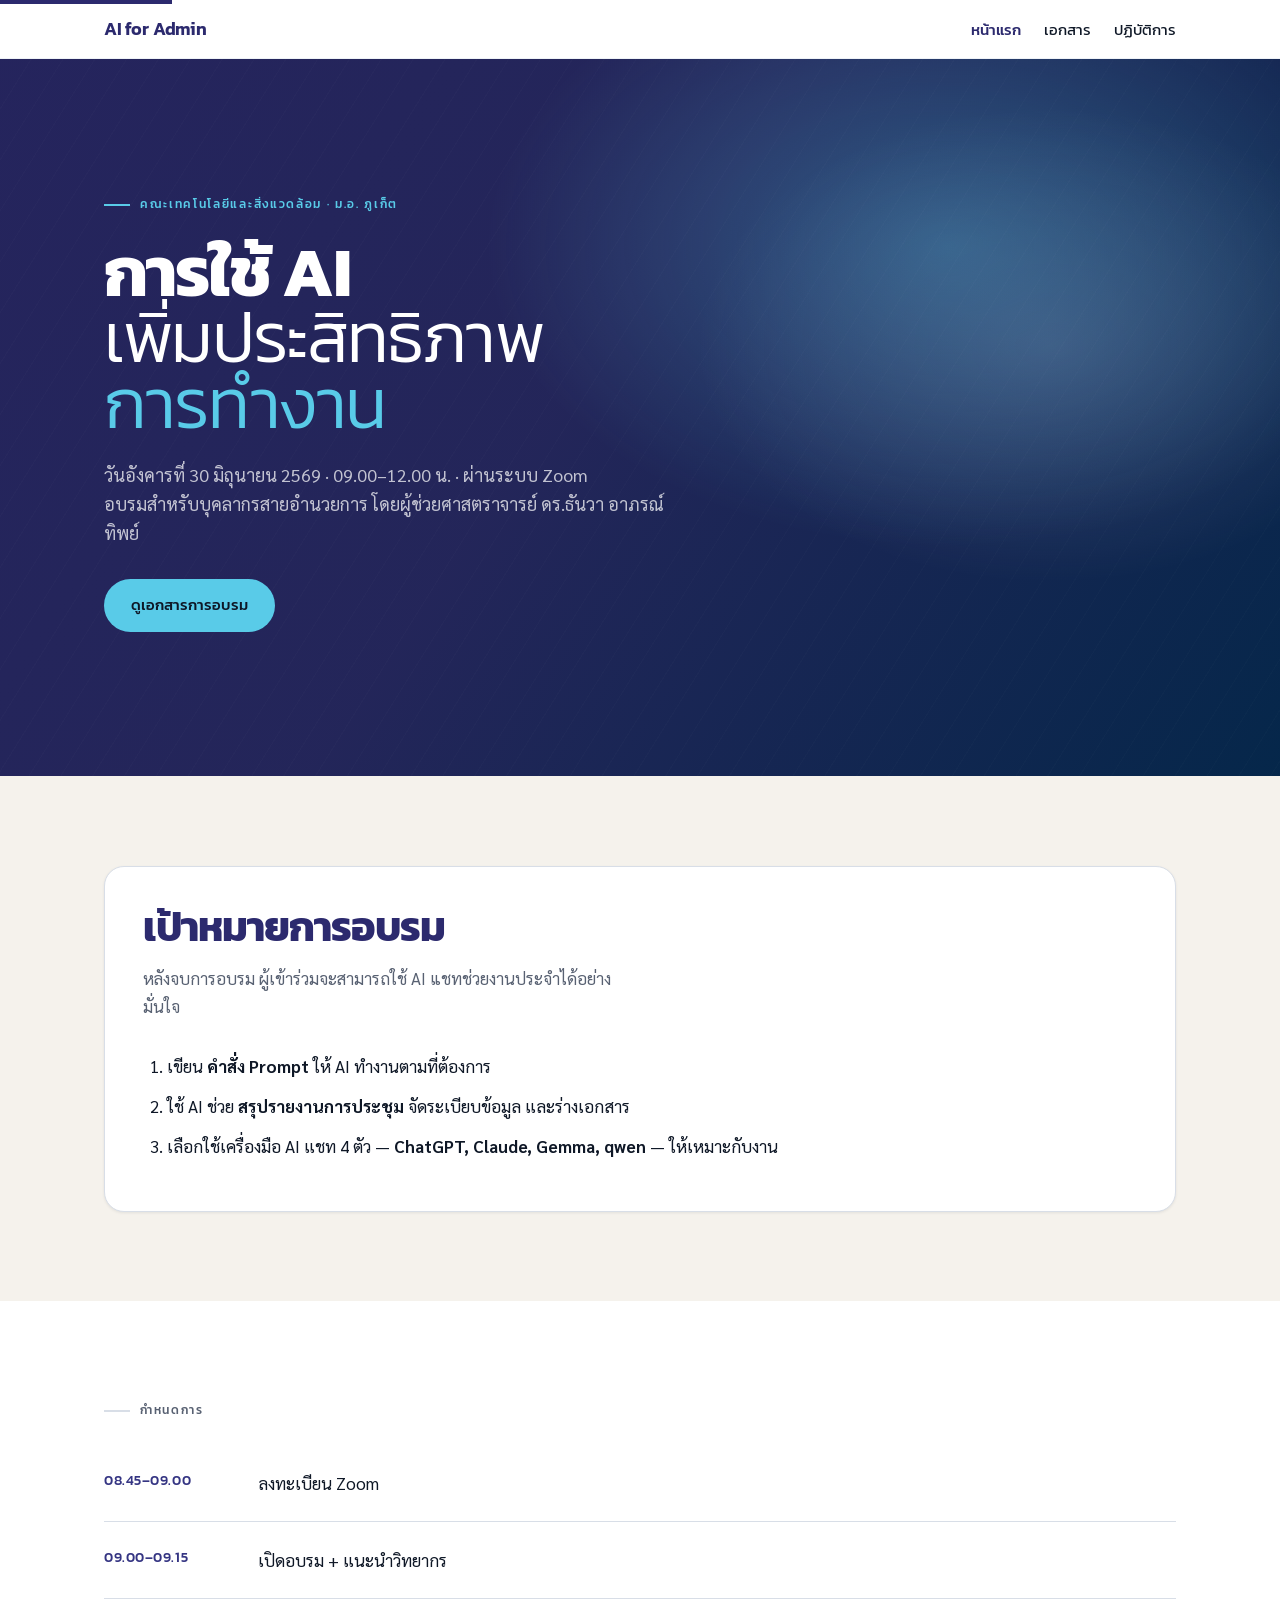
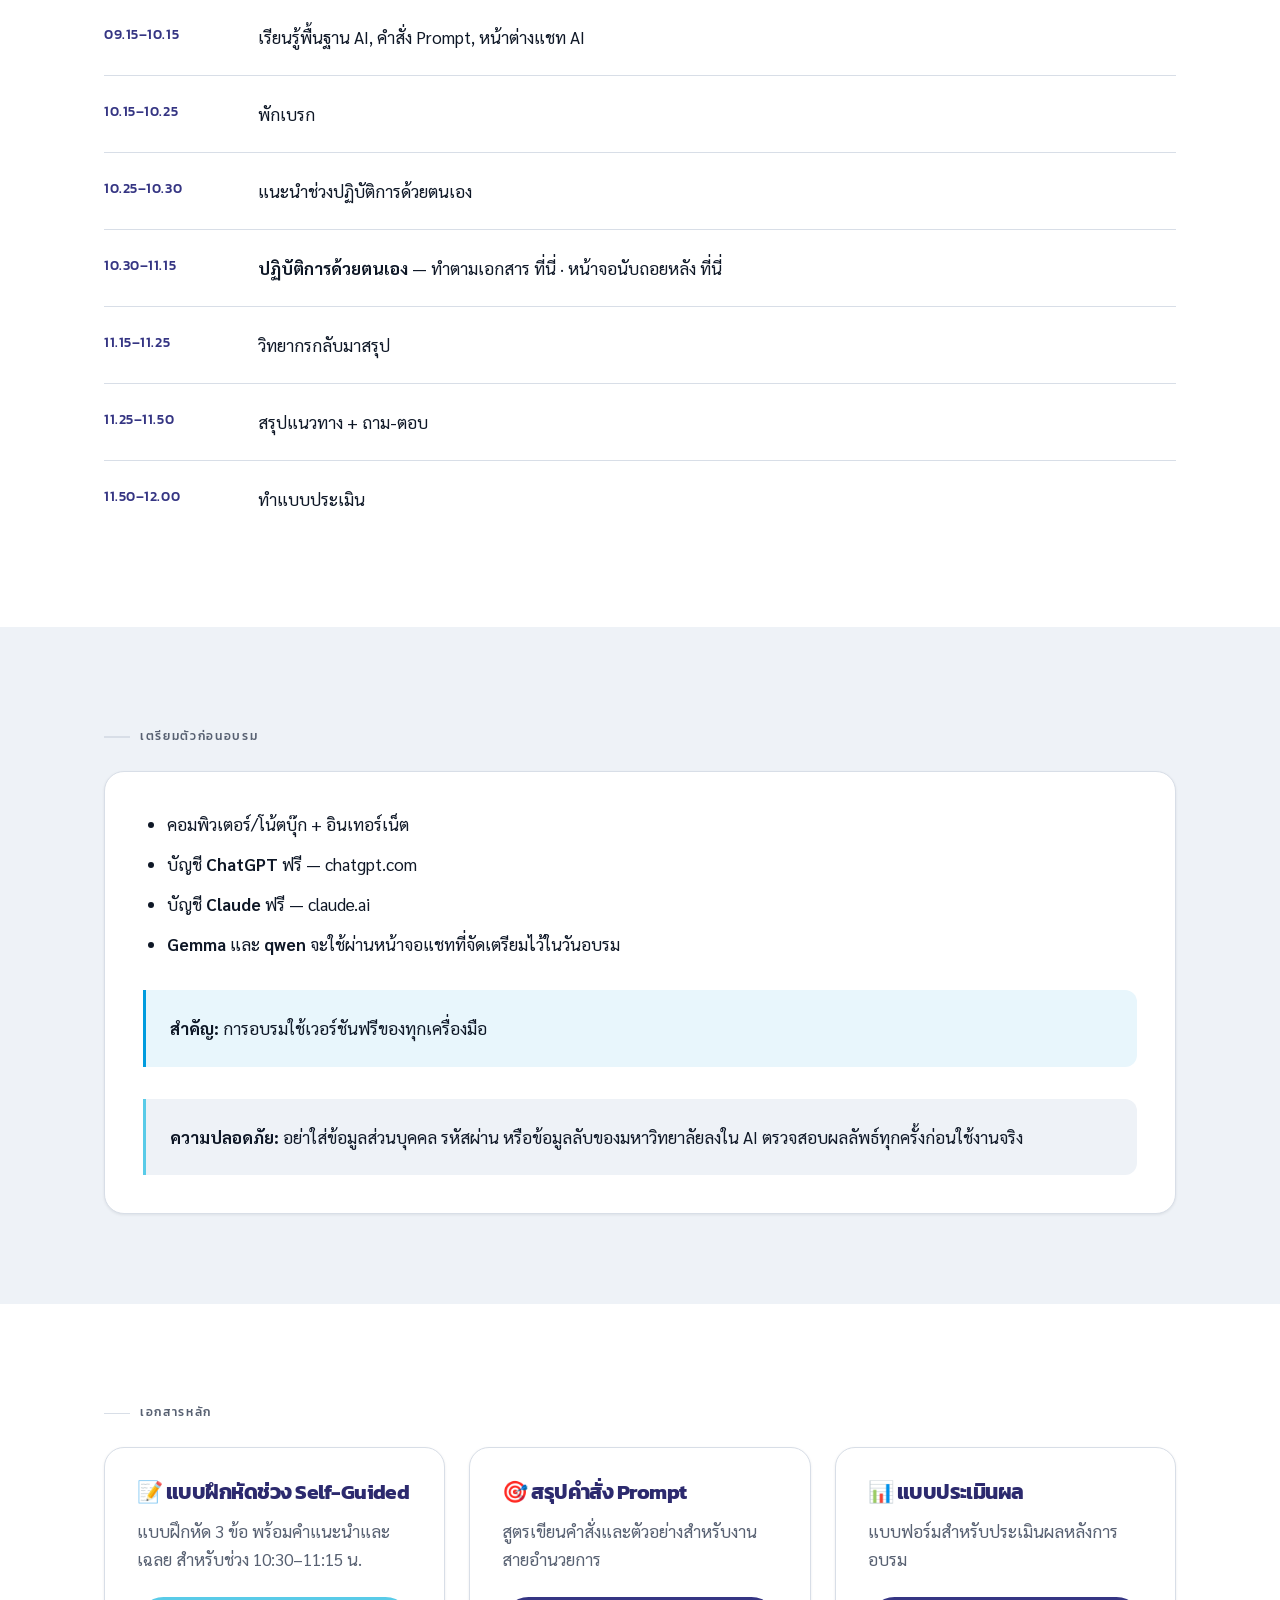
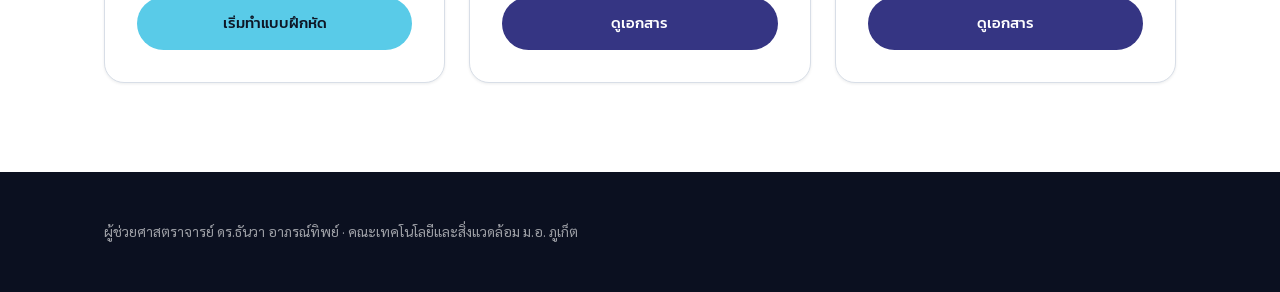
<file: index.html>
<!DOCTYPE html>
<html lang="th">
<head>
  <meta charset="UTF-8">
  <meta name="viewport" content="width=device-width, initial-scale=1.0">
  <meta name="description" content="เอกสารและแบบฝึกหัดสำหรับการอบรม AI สำหรับบุคลากรสายอำนวยการ คณะเทคโนโลยีและสิ่งแวดล้อม ม.อ. ภูเก็ต">
  <title>การอบรม AI สำหรับบุคลากรสายอำนวยการ</title>
  <link rel="stylesheet" href="css/style.css?v=20260632">
  <link rel="preconnect" href="https://fonts.googleapis.com">
  <link rel="preconnect" href="https://fonts.gstatic.com" crossorigin>
  <link href="https://fonts.googleapis.com/css2?family=Kanit:wght@200;300;400;500;600;700;800&family=Sarabun:wght@300;400;500;600;700&family=Noto+Sans+Thai:wght@300;400;500;600;700&display=swap" rel="stylesheet">
</head>
<body>
  <a href="#main" class="skip-link">ข้ามไปยังเนื้อหาหลัก</a>

  <nav class="nav" aria-label="เมนูหลัก">
    <div class="nav__container">
      <a class="nav__brand" href="index.html?v=20260630">AI for Admin</a>
      <ul class="nav__links">
        <li><a href="index.html?v=20260630" aria-current="page">หน้าแรก</a></li>
        <li><a href="materials.html?v=20260630">เอกสาร</a></li>
        <li><a href="self-guided.html?v=20260630">ปฏิบัติการ</a></li>
      </ul>
    </div>
  </nav>

  <main id="main">
    <section class="hero">
      <div class="container">
        <div class="hero__eyebrow">คณะเทคโนโลยีและสิ่งแวดล้อม · ม.อ. ภูเก็ต</div>
        <h1>การใช้ AI<br><span>เพิ่มประสิทธิภาพ</span><br><span style="color:var(--psu-river)">การทำงาน</span></h1>
        <p class="hero__meta">
          วันอังคารที่ 30 มิถุนายน 2569 · 09.00–12.00 น. · ผ่านระบบ Zoom<br>
          อบรมสำหรับบุคลากรสายอำนวยการ โดยผู้ช่วยศาสตราจารย์ ดร.ธันวา อาภรณ์ทิพย์
        </p>
        <a class="hero__cta" href="materials.html?v=20260630">ดูเอกสารการอบรม</a>
      </div>
    </section>

    <section class="section section--sand">
      <div class="container">
        <div class="card">
          <h2>เป้าหมายการอบรม</h2>
          <p class="lead">หลังจบการอบรม ผู้เข้าร่วมจะสามารถใช้ AI แชทช่วยงานประจำได้อย่างมั่นใจ</p>
          <ol style="margin-top:var(--s-6);">
            <li>เขียน <strong>คำสั่ง Prompt</strong> ให้ AI ทำงานตามที่ต้องการ</li>
            <li>ใช้ AI ช่วย <strong>สรุปรายงานการประชุม</strong> จัดระเบียบข้อมูล และร่างเอกสาร</li>
            <li>เลือกใช้เครื่องมือ AI แชท 4 ตัว — <strong>ChatGPT, Claude, Gemma, qwen</strong> — ให้เหมาะกับงาน</li>
          </ol>
        </div>
      </div>
    </section>

    <section class="section">
      <div class="container">
        <span class="eyebrow" style="margin-bottom:var(--s-5)"><span class="route-line"></span>กำหนดการ</span>
        <ul class="timeline">
          <li class="timeline__item">
            <span class="timeline__time">08.45–09.00</span>
            <span class="timeline__content">ลงทะเบียน Zoom</span>
          </li>
          <li class="timeline__item">
            <span class="timeline__time">09.00–09.15</span>
            <span class="timeline__content">เปิดอบรม + แนะนำวิทยากร</span>
          </li>
          <li class="timeline__item">
            <span class="timeline__time">09.15–10.15</span>
            <span class="timeline__content">เรียนรู้พื้นฐาน AI, คำสั่ง Prompt, หน้าต่างแชท AI</span>
          </li>
          <li class="timeline__item">
            <span class="timeline__time">10.15–10.25</span>
            <span class="timeline__content">พักเบรก</span>
          </li>
          <li class="timeline__item">
            <span class="timeline__time">10.25–10.30</span>
            <span class="timeline__content">แนะนำช่วงปฏิบัติการด้วยตนเอง</span>
          </li>
          <li class="timeline__item">
            <span class="timeline__time">10.30–11.15</span>
            <span class="timeline__content"><strong>ปฏิบัติการด้วยตนเอง</strong> — ทำตามเอกสาร <a href="self-guided.html?v=20260630">ที่นี่</a> · หน้าจอนับถอยหลัง <a href="display.html?v=20260630">ที่นี่</a></span>
          </li>
          <li class="timeline__item">
            <span class="timeline__time">11.15–11.25</span>
            <span class="timeline__content">วิทยากรกลับมาสรุป</span>
          </li>
          <li class="timeline__item">
            <span class="timeline__time">11.25–11.50</span>
            <span class="timeline__content">สรุปแนวทาง + ถาม-ตอบ</span>
          </li>
          <li class="timeline__item">
            <span class="timeline__time">11.50–12.00</span>
            <span class="timeline__content">ทำแบบประเมิน</span>
          </li>
        </ul>
      </div>
    </section>

    <section class="section section--mist">
      <div class="container">
        <span class="eyebrow" style="margin-bottom:var(--s-5)"><span class="route-line"></span>เตรียมตัวก่อนอบรม</span>
        <div class="card">
          <ul>
            <li>คอมพิวเตอร์/โน้ตบุ๊ก + อินเทอร์เน็ต</li>
            <li>บัญชี <strong>ChatGPT</strong> ฟรี — <a href="https://chatgpt.com" target="_blank" rel="noopener">chatgpt.com</a></li>
            <li>บัญชี <strong>Claude</strong> ฟรี — <a href="https://claude.ai" target="_blank" rel="noopener">claude.ai</a></li>
            <li><strong>Gemma</strong> และ <strong>qwen</strong> จะใช้ผ่านหน้าจอแชทที่จัดเตรียมไว้ในวันอบรม</li>
          </ul>
          <div class="notice notice--warning" style="margin-bottom:var(--s-4)">
            <strong>สำคัญ:</strong> การอบรมใช้เวอร์ชันฟรีของทุกเครื่องมือ
          </div>
          <div class="notice notice--info" style="margin-bottom:0">
            <strong>ความปลอดภัย:</strong> อย่าใส่ข้อมูลส่วนบุคคล รหัสผ่าน หรือข้อมูลลับของมหาวิทยาลัยลงใน AI ตรวจสอบผลลัพธ์ทุกครั้งก่อนใช้งานจริง
          </div>
        </div>
      </div>
    </section>

    <section class="section">
      <div class="container">
        <span class="eyebrow" style="margin-bottom:var(--s-5)"><span class="route-line"></span>เอกสารหลัก</span>
        <div class="resource-grid">
          <article class="resource-card">
            <h3>📝 แบบฝึกหัดช่วง Self-Guided</h3>
            <p>แบบฝึกหัด 3 ข้อ พร้อมคำแนะนำและเฉลย สำหรับช่วง 10:30–11:15 น.</p>
            <a class="button button--river" href="self-guided.html?v=20260630">เริ่มทำแบบฝึกหัด</a>
          </article>
          <article class="resource-card">
            <h3>🎯 สรุปคำสั่ง Prompt</h3>
            <p>สูตรเขียนคำสั่งและตัวอย่างสำหรับงานสายอำนวยการ</p>
            <a class="button" href="materials.html?v=20260630">ดูเอกสาร</a>
          </article>
          <article class="resource-card">
            <h3>📊 แบบประเมินผล</h3>
            <p>แบบฟอร์มสำหรับประเมินผลหลังการอบรม</p>
            <a class="button" href="materials.html?v=20260630">ดูเอกสาร</a>
          </article>
        </div>
      </div>
    </section>
  </main>

  <footer class="footer">
    <div class="container">
      <p>ผู้ช่วยศาสตราจารย์ ดร.ธันวา อาภรณ์ทิพย์ · คณะเทคโนโลยีและสิ่งแวดล้อม ม.อ. ภูเก็ต</p>
    </div>
  </footer>

  <script src="js/nav.js"></script>
</body>
</html>
</file>
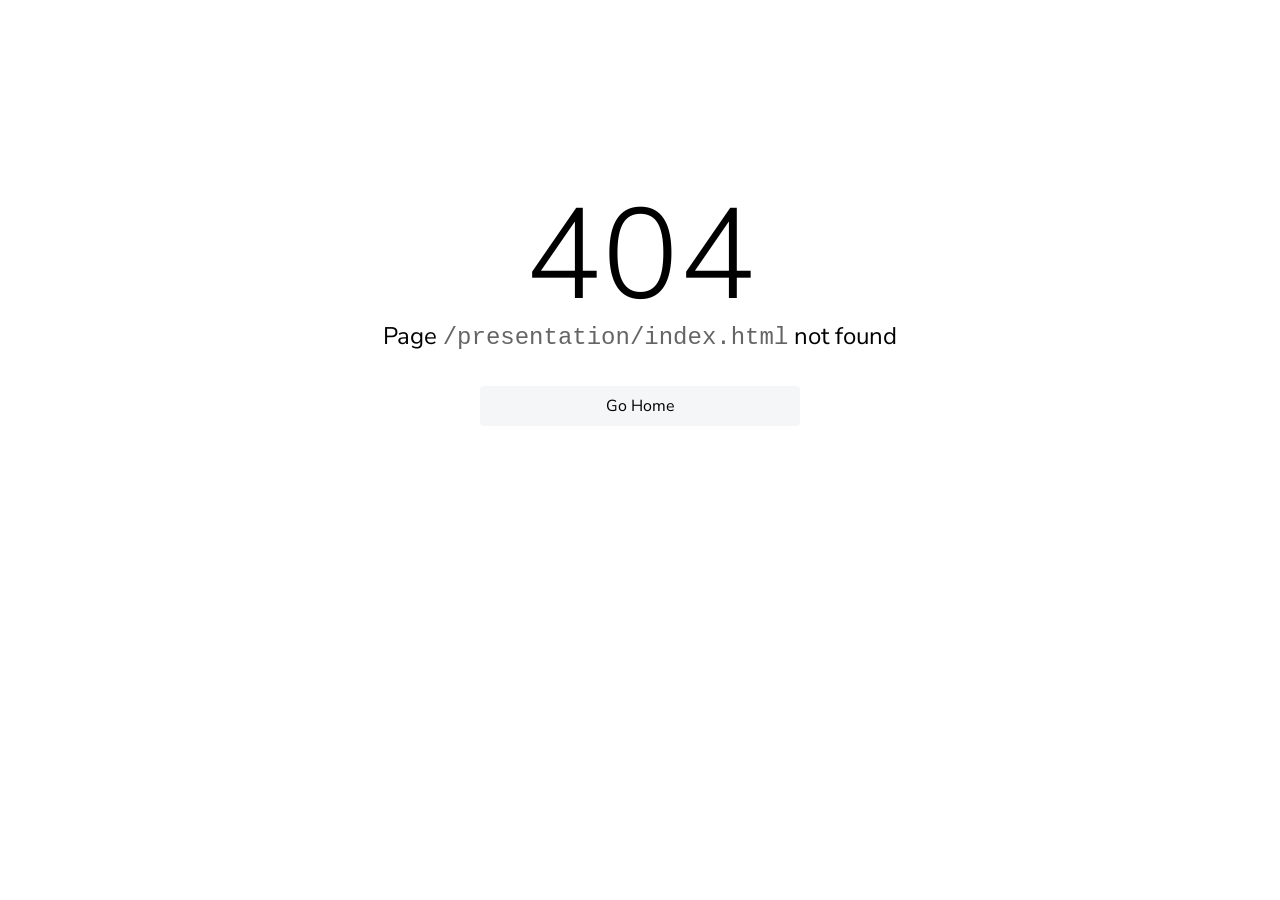
<file: presentation/index.html>
<!DOCTYPE html>
<html lang="en">
<head>
<meta charset="utf-8">
<meta name="viewport" content="width=device-width, initial-scale=1">
<title>การใช้ AI เพิ่มประสิทธิภาพการทำงานสายอำนวยการ - Slidev</title>
<link rel="stylesheet" href="https://fonts.googleapis.com/css2?family=Avenir+Next:wght@200;400;600&family=Nunito+Sans:wght@200;400;600&family=Fira+Code:wght@200;400;600&display=swap" type="text/css">
<link rel="icon" href="https://cdn.jsdelivr.net/gh/slidevjs/slidev/assets/favicon.png">
<meta property="slidev:version" content="51.8.2">
<meta property="og:title" content="การใช้ AI เพิ่มประสิทธิภาพการทำงานสายอำนวยการ - Slidev">  <script type="module" crossorigin src="./assets/index-Bf8l8KLL.js"></script>
  <link rel="modulepreload" crossorigin href="./assets/modules/vue-Clgxymw1.js">
  <link rel="modulepreload" crossorigin href="./assets/modules/shiki-lJWoSYyC.js">
  <link rel="stylesheet" crossorigin href="./assets/modules/shiki-UqVAgQbi.css">
  <link rel="stylesheet" crossorigin href="./assets/index-Tx9ciTrD.css">
</head>
<body>
  <div id="app"></div>
  <div id="mermaid-rendering-container"></div>
  
</body>
</html>
</file>
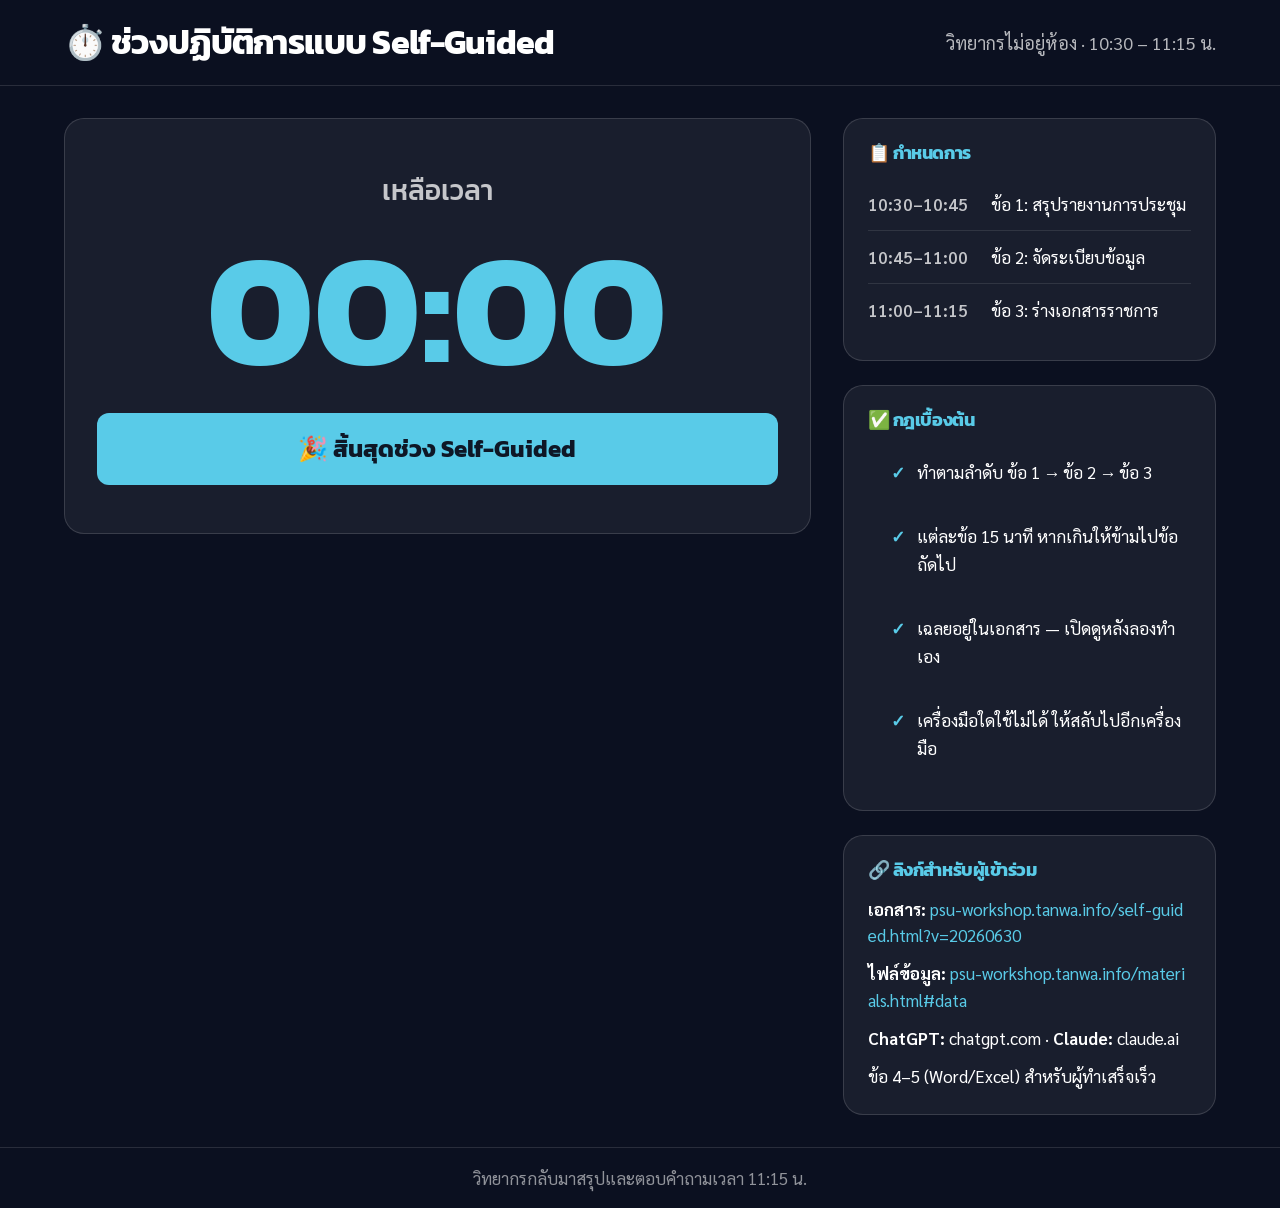
<file: display.html>
<!DOCTYPE html>
<html lang="th">
<head>
  <meta charset="UTF-8">
  <meta name="viewport" content="width=device-width, initial-scale=1.0">
  <meta name="description" content="หน้าจอสำหรับแชร์ในช่วง Self-Guided 10:30-11:15 น.">
  <title>Self-Guided Display — AI for Admin</title>
  <link rel="stylesheet" href="css/style.css?v=20260632">
  <link rel="preconnect" href="https://fonts.googleapis.com">
  <link rel="preconnect" href="https://fonts.gstatic.com" crossorigin>
  <link href="https://fonts.googleapis.com/css2?family=Kanit:wght@200;300;400;500;600;700;800&family=Sarabun:wght@300;400;500;600;700&family=Noto+Sans+Thai:wght@300;400;500;600;700&display=swap" rel="stylesheet">
</head>
<body class="display-page">
  <header>
    <h1>⏱️ ช่วงปฏิบัติการแบบ Self-Guided</h1>
    <div class="status">วิทยากรไม่อยู่ห้อง · 10:30 – 11:15 น.</div>
  </header>

  <main>
    <section class="countdown-box">
      <div class="countdown-label">เหลือเวลา</div>
      <div class="countdown-time" id="countdown">--:--</div>
      <div class="current-exercise" id="current">กำลังโหลด...</div>
    </section>

    <aside class="display-side">
      <div class="display-card">
        <h2>📋 กำหนดการ</h2>
        <table class="display-schedule" id="schedule">
          <tr data-start="10:30" data-end="10:45"><td class="time">10:30–10:45</td><td>ข้อ 1: สรุปรายงานการประชุม</td></tr>
          <tr data-start="10:45" data-end="11:00"><td class="time">10:45–11:00</td><td>ข้อ 2: จัดระเบียบข้อมูล</td></tr>
          <tr data-start="11:00" data-end="11:15"><td class="time">11:00–11:15</td><td>ข้อ 3: ร่างเอกสารราชการ</td></tr>
        </table>
      </div>

      <div class="display-card">
        <h2>✅ กฎเบื้องต้น</h2>
        <ul class="display-rules">
          <li>ทำตามลำดับ ข้อ 1 → ข้อ 2 → ข้อ 3</li>
          <li>แต่ละข้อ 15 นาที หากเกินให้ข้ามไปข้อถัดไป</li>
          <li>เฉลยอยู่ในเอกสาร — เปิดดูหลังลองทำเอง</li>
          <li>เครื่องมือใดใช้ไม่ได้ ให้สลับไปอีกเครื่องมือ</li>
        </ul>
      </div>

      <div class="display-card display-links">
        <h2>🔗 ลิงก์สำหรับผู้เข้าร่วม</h2>
        <div><strong>เอกสาร:</strong> <a href="https://psu-workshop.tanwa.info/self-guided.html?v=20260630">psu-workshop.tanwa.info/self-guided.html?v=20260630</a></div>
        <div style="margin-top:var(--s-3)"><strong>ไฟล์ข้อมูล:</strong> <a href="https://psu-workshop.tanwa.info/materials.html?v=20260630#data">psu-workshop.tanwa.info/materials.html#data</a></div>
        <div style="margin-top:var(--s-3)"><strong>ChatGPT:</strong> chatgpt.com · <strong>Claude:</strong> claude.ai</div>
        <div style="margin-top:var(--s-3);color:var(--ink-light)">ข้อ 4–5 (Word/Excel) สำหรับผู้ทำเสร็จเร็ว</div>
      </div>
    </aside>
  </main>

  <footer>
    วิทยากรกลับมาสรุปและตอบคำถามเวลา 11:15 น.
  </footer>

  <script>
    const blocks = [
      { start: '10:30', end: '10:45', label: 'ข้อ 1: สรุปรายงานการประชุม' },
      { start: '10:45', end: '11:00', label: 'ข้อ 2: จัดระเบียบข้อมูล' },
      { start: '11:00', end: '11:15', label: 'ข้อ 3: ร่างเอกสารราชการ' }
    ];
    const endTime = '11:15';

    function parseTime(str, now) {
      const [h, m] = str.split(':').map(Number);
      const d = new Date(now);
      d.setHours(h, m, 0, 0);
      return d;
    }

    function pad(n) { return n.toString().padStart(2, '0'); }

    function update() {
      const now = new Date();
      const end = parseTime(endTime, now);
      const diff = end - now;

      const cd = document.getElementById('countdown');
      const cur = document.getElementById('current');

      if (diff <= 0) {
        cd.textContent = '00:00';
        cur.textContent = '🎉 สิ้นสุดช่วง Self-Guided';
      } else {
        const totalMinutes = Math.floor(diff / 60000);
        const seconds = Math.floor((diff % 60000) / 1000);
        cd.textContent = `${pad(totalMinutes)}:${pad(seconds)}`;

        const active = blocks.find(b => {
          const s = parseTime(b.start, now);
          const e = parseTime(b.end, now);
          return now >= s && now < e;
        });
        cur.textContent = active ? `ขณะนี้: ${active.label}` : 'พัก / เปลี่ยนข้อ';
      }

      document.querySelectorAll('#schedule tr').forEach(row => {
        const s = parseTime(row.dataset.start, now);
        const e = parseTime(row.dataset.end, now);
        row.classList.toggle('active', now >= s && now < e);
      });
    }

    update();
    setInterval(update, 1000);
  </script>
</body>
</html>
</file>
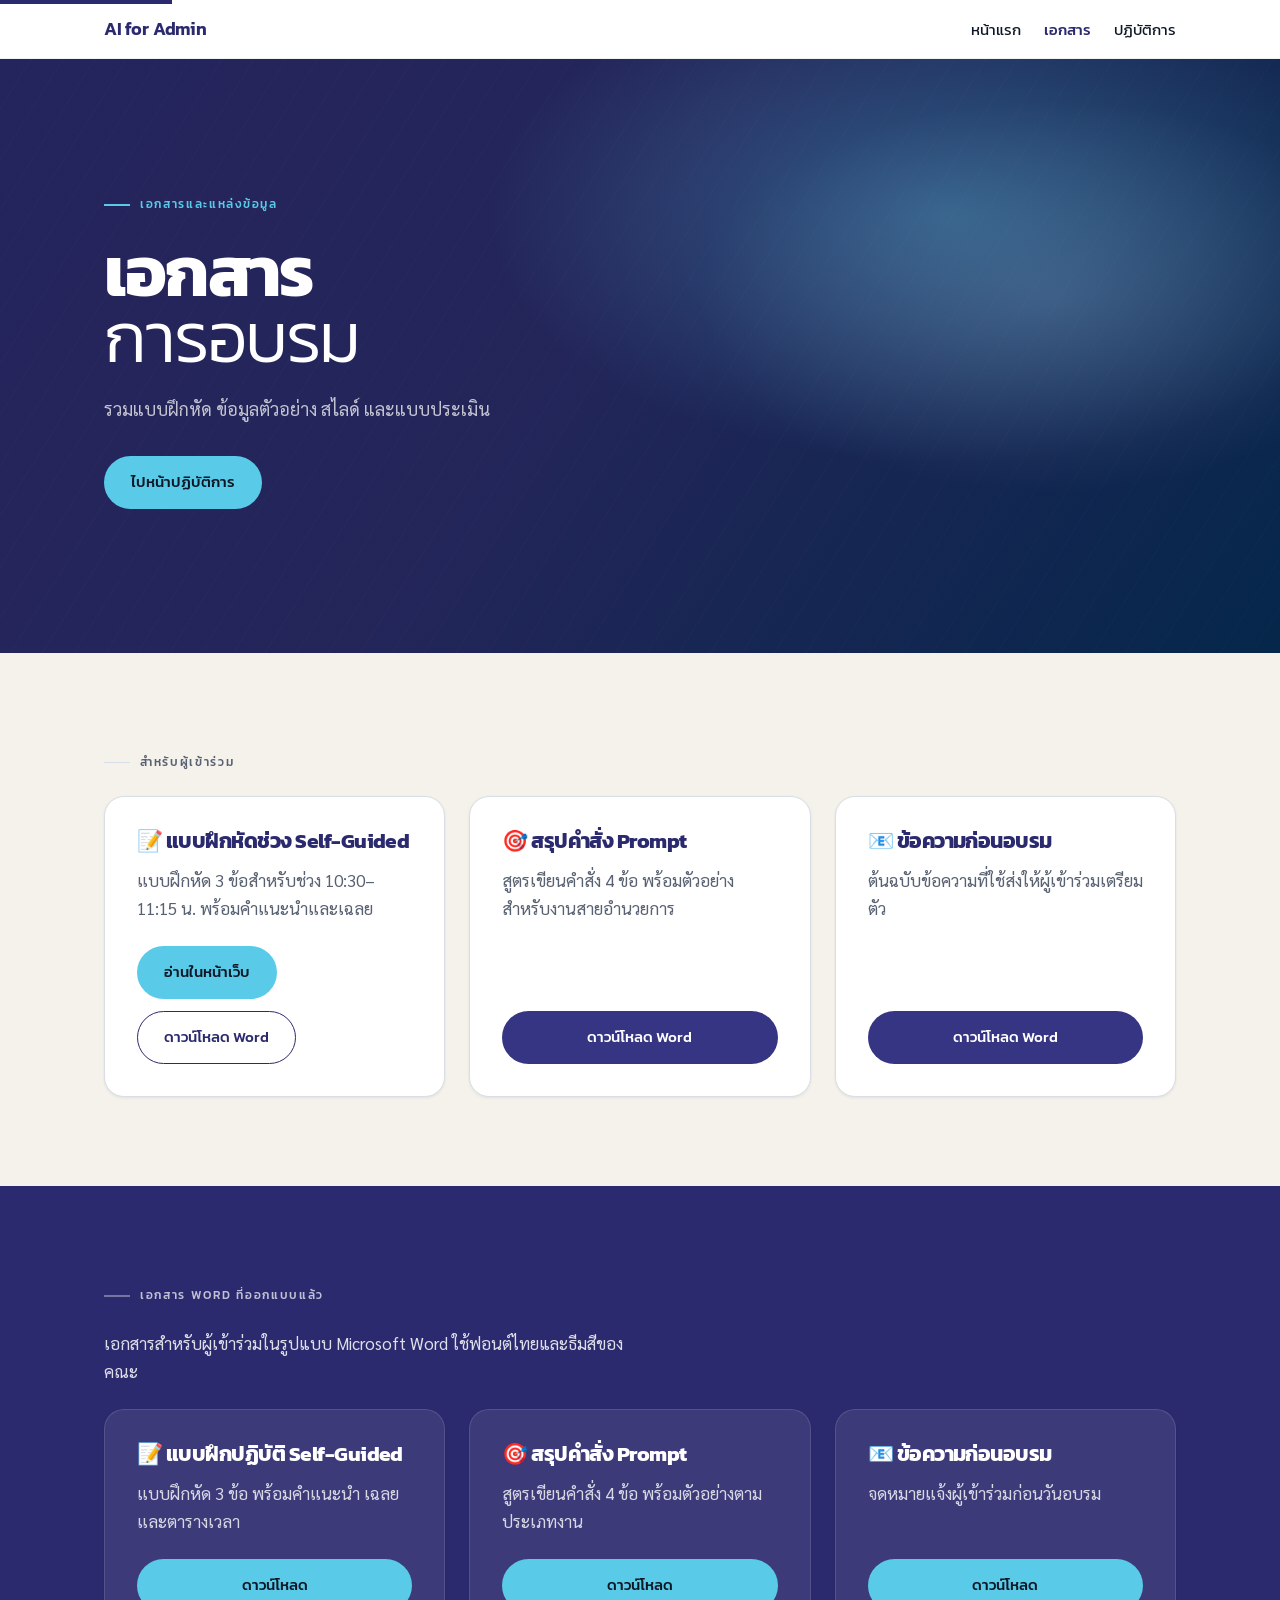
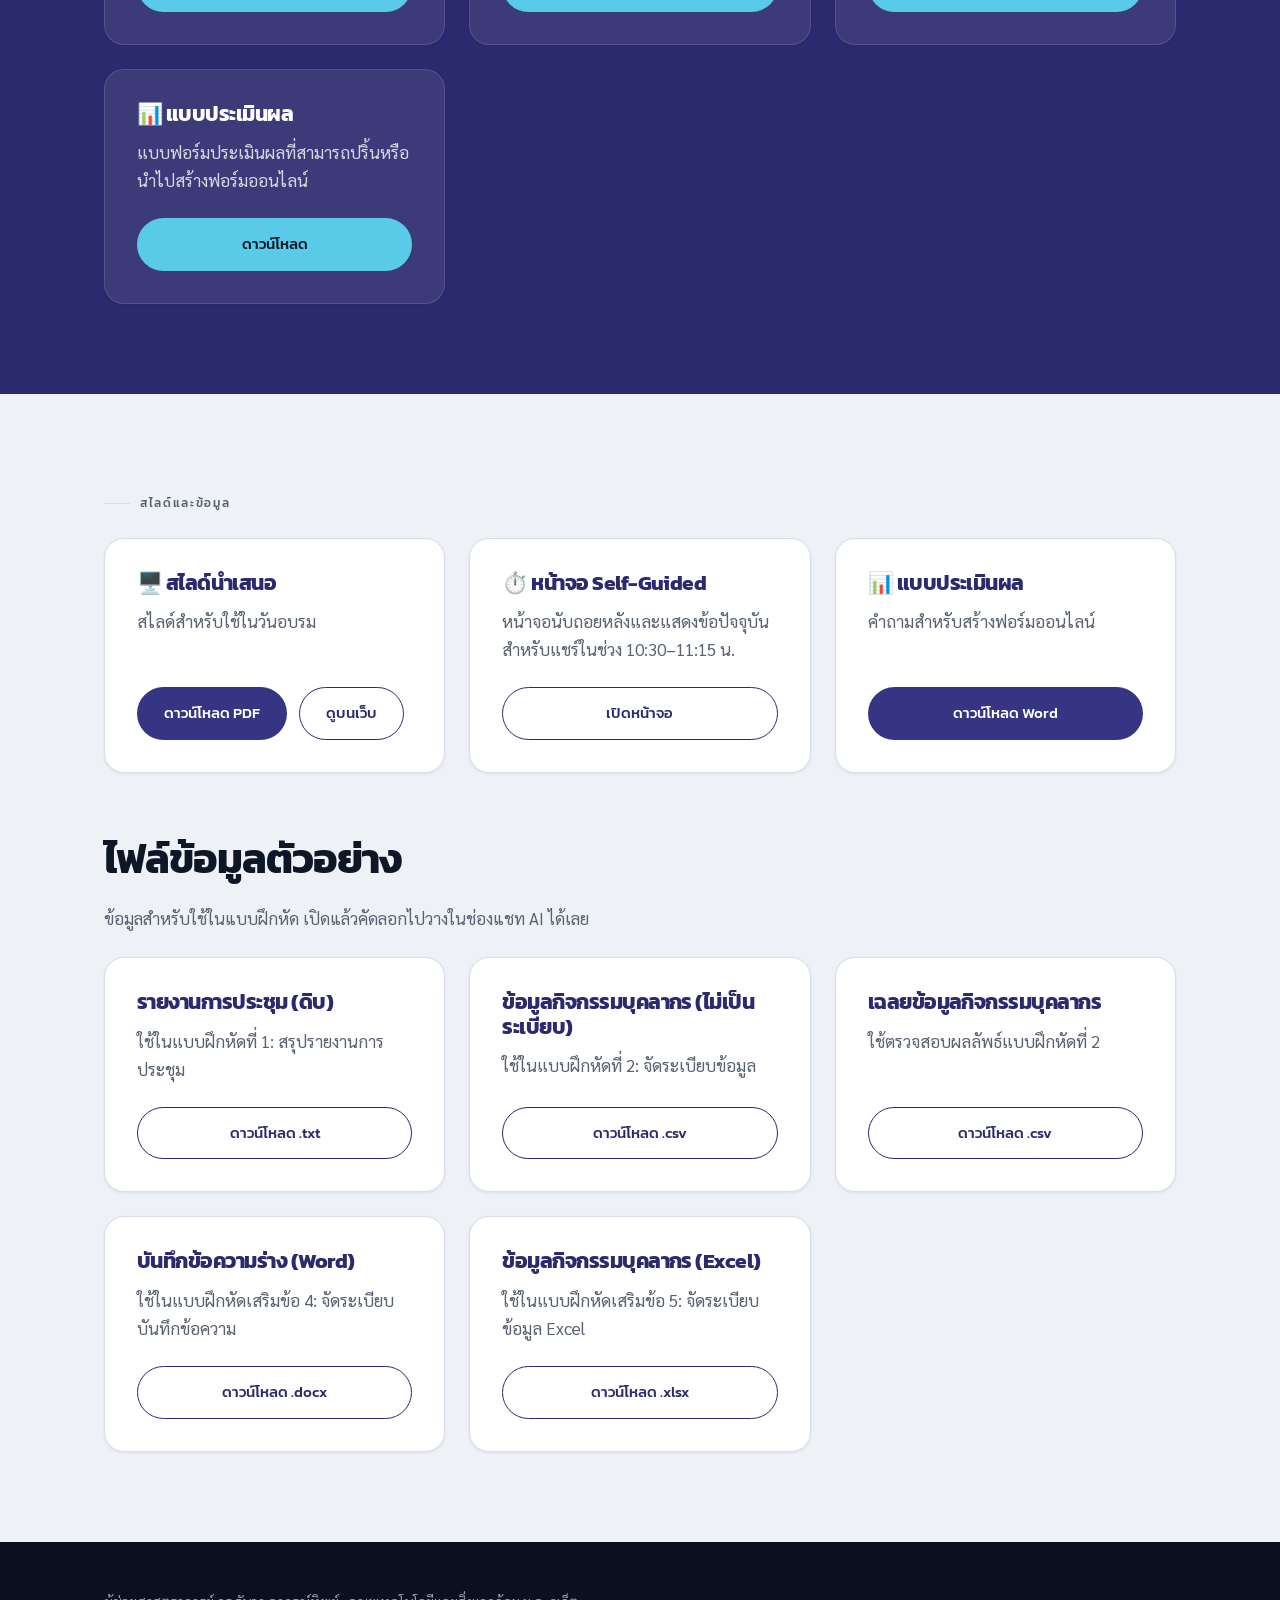
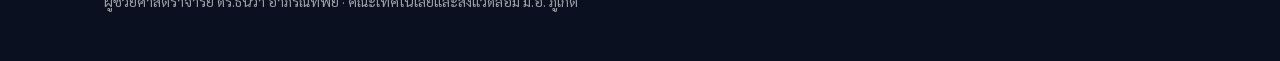
<file: materials.html>
<!DOCTYPE html>
<html lang="th">
<head>
  <meta charset="UTF-8">
  <meta name="viewport" content="width=device-width, initial-scale=1.0">
  <meta name="description" content="เอกสาร แบบฝึกหัด ข้อมูลตัวอย่าง และสไลด์สำหรับการอบรม AI">
  <title>เอกสารการอบรม — AI for Admin</title>
  <link rel="stylesheet" href="css/style.css?v=20260632">
  <link rel="preconnect" href="https://fonts.googleapis.com">
  <link rel="preconnect" href="https://fonts.gstatic.com" crossorigin>
  <link href="https://fonts.googleapis.com/css2?family=Kanit:wght@200;300;400;500;600;700;800&family=Sarabun:wght@300;400;500;600;700&family=Noto+Sans+Thai:wght@300;400;500;600;700&display=swap" rel="stylesheet">
</head>
<body>
  <a href="#main" class="skip-link">ข้ามไปยังเนื้อหาหลัก</a>

  <nav class="nav" aria-label="เมนูหลัก">
    <div class="nav__container">
      <a class="nav__brand" href="index.html?v=20260630">AI for Admin</a>
      <ul class="nav__links">
        <li><a href="index.html?v=20260630">หน้าแรก</a></li>
        <li><a href="materials.html?v=20260630" aria-current="page">เอกสาร</a></li>
        <li><a href="self-guided.html?v=20260630">ปฏิบัติการ</a></li>
      </ul>
    </div>
  </nav>

  <main id="main">
    <section class="hero">
      <div class="container">
        <div class="hero__eyebrow">เอกสารและแหล่งข้อมูล</div>
        <h1>เอกสาร<br><span>การอบรม</span></h1>
        <p class="hero__meta">รวมแบบฝึกหัด ข้อมูลตัวอย่าง สไลด์ และแบบประเมิน</p>
        <a class="hero__cta" href="self-guided.html?v=20260630">ไปหน้าปฏิบัติการ</a>
      </div>
    </section>

    <section class="section section--sand">
      <div class="container">
        <span class="eyebrow" style="margin-bottom:var(--s-5)"><span class="route-line"></span>สำหรับผู้เข้าร่วม</span>
        <div class="resource-grid">
          <article class="resource-card">
            <h3>📝 แบบฝึกหัดช่วง Self-Guided</h3>
            <p>แบบฝึกหัด 3 ข้อสำหรับช่วง 10:30–11:15 น. พร้อมคำแนะนำและเฉลย</p>
            <div style="display:flex;gap:var(--s-3);flex-wrap:wrap">
              <a class="button button--river" href="self-guided.html?v=20260630">อ่านในหน้าเว็บ</a>
              <a class="button button--ghost" href="handouts/แบบฝึกปฏิบัติแบบ%20Self-Guided.docx?v=20260630" download>ดาวน์โหลด Word</a>
            </div>
          </article>
          <article class="resource-card">
            <h3>🎯 สรุปคำสั่ง Prompt</h3>
            <p>สูตรเขียนคำสั่ง 4 ข้อ พร้อมตัวอย่างสำหรับงานสายอำนวยการ</p>
            <a class="button" href="handouts/สรุป%20Prompt%20สำหรับงานสายอำนวยการ.docx?v=20260630" download>ดาวน์โหลด Word</a>
          </article>
          <article class="resource-card">
            <h3>📧 ข้อความก่อนอบรม</h3>
            <p>ต้นฉบับข้อความที่ใช้ส่งให้ผู้เข้าร่วมเตรียมตัว</p>
            <a class="button" href="handouts/ข้อความแจ้งผู้เข้าร่วมก่อนการอบรม.docx?v=20260630" download>ดาวน์โหลด Word</a>
          </article>
        </div>
      </div>
    </section>

    <section class="section section--purple">
      <div class="container">
        <span class="eyebrow" style="margin-bottom:var(--s-5); color:rgba(255,255,255,.7)"><span class="route-line" style="background:rgba(255,255,255,.35)"></span>เอกสาร Word ที่ออกแบบแล้ว</span>
        <p class="lead" style="color:rgba(255,255,255,.85); max-width:60ch; margin-bottom:var(--s-5)">
          เอกสารสำหรับผู้เข้าร่วมในรูปแบบ Microsoft Word ใช้ฟอนต์ไทยและธีมสีของคณะ
        </p>
        <div class="resource-grid">
          <article class="resource-card" style="background:rgba(255,255,255,.08); border-color:rgba(255,255,255,.12); color:var(--paper)">
            <h3 style="color:var(--paper)">📝 แบบฝึกปฏิบัติ Self-Guided</h3>
            <p style="color:rgba(255,255,255,.8)">แบบฝึกหัด 3 ข้อ พร้อมคำแนะนำ เฉลย และตารางเวลา</p>
            <a class="button button--river" href="handouts/แบบฝึกปฏิบัติแบบ%20Self-Guided.docx?v=20260630" download>ดาวน์โหลด</a>
          </article>
          <article class="resource-card" style="background:rgba(255,255,255,.08); border-color:rgba(255,255,255,.12); color:var(--paper)">
            <h3 style="color:var(--paper)">🎯 สรุปคำสั่ง Prompt</h3>
            <p style="color:rgba(255,255,255,.8)">สูตรเขียนคำสั่ง 4 ข้อ พร้อมตัวอย่างตามประเภทงาน</p>
            <a class="button button--river" href="handouts/สรุป%20Prompt%20สำหรับงานสายอำนวยการ.docx?v=20260630" download>ดาวน์โหลด</a>
          </article>
          <article class="resource-card" style="background:rgba(255,255,255,.08); border-color:rgba(255,255,255,.12); color:var(--paper)">
            <h3 style="color:var(--paper)">📧 ข้อความก่อนอบรม</h3>
            <p style="color:rgba(255,255,255,.8)">จดหมายแจ้งผู้เข้าร่วมก่อนวันอบรม</p>
            <a class="button button--river" href="handouts/ข้อความแจ้งผู้เข้าร่วมก่อนการอบรม.docx?v=20260630" download>ดาวน์โหลด</a>
          </article>
          <article class="resource-card" style="background:rgba(255,255,255,.08); border-color:rgba(255,255,255,.12); color:var(--paper)">
            <h3 style="color:var(--paper)">📊 แบบประเมินผล</h3>
            <p style="color:rgba(255,255,255,.8)">แบบฟอร์มประเมินผลที่สามารถปริ้นหรือนำไปสร้างฟอร์มออนไลน์</p>
            <a class="button button--river" href="handouts/แบบประเมินผลการอบรม.docx?v=20260630" download>ดาวน์โหลด</a>
          </article>
        </div>
      </div>
    </section>

    <section class="section section--mist">
      <div class="container">
        <span class="eyebrow" style="margin-bottom:var(--s-5)"><span class="route-line"></span>สไลด์และข้อมูล</span>
        <div class="resource-grid">
          <article class="resource-card">
            <h3>🖥️ สไลด์นำเสนอ</h3>
            <p>สไลด์สำหรับใช้ในวันอบรม</p>
            <div style="display:flex;gap:var(--s-3);flex-wrap:wrap">
              <a class="button" href="slides.pdf" download>ดาวน์โหลด PDF</a>
              <a class="button button--ghost" href="presentation/index.html?v=20260630" target="_blank" rel="noopener">ดูบนเว็บ</a>
            </div>
          </article>
          <article class="resource-card">
            <h3>⏱️ หน้าจอ Self-Guided</h3>
            <p>หน้าจอนับถอยหลังและแสดงข้อปัจจุบันสำหรับแชร์ในช่วง 10:30–11:15 น.</p>
            <a class="button button--ghost" href="display.html?v=20260630" target="_blank" rel="noopener">เปิดหน้าจอ</a>
          </article>
          <article class="resource-card">
            <h3>📊 แบบประเมินผล</h3>
            <p>คำถามสำหรับสร้างฟอร์มออนไลน์</p>
            <a class="button" href="handouts/แบบประเมินผลการอบรม.docx?v=20260630" download>ดาวน์โหลด Word</a>
          </article>
        </div>

        <h2 id="data" style="margin-top:var(--s-8);margin-bottom:var(--s-5)">ไฟล์ข้อมูลตัวอย่าง</h2>
        <p class="lead" style="margin-bottom:var(--s-5)">ข้อมูลสำหรับใช้ในแบบฝึกหัด เปิดแล้วคัดลอกไปวางในช่องแชท AI ได้เลย</p>
        <div class="resource-grid">
          <article class="resource-card">
            <h3>รายงานการประชุม (ดิบ)</h3>
            <p>ใช้ในแบบฝึกหัดที่ 1: สรุปรายงานการประชุม</p>
            <a class="button button--ghost" href="data/meeting_minutes_raw.txt" download>ดาวน์โหลด .txt</a>
          </article>
          <article class="resource-card">
            <h3>ข้อมูลกิจกรรมบุคลากร (ไม่เป็นระเบียบ)</h3>
            <p>ใช้ในแบบฝึกหัดที่ 2: จัดระเบียบข้อมูล</p>
            <a class="button button--ghost" href="data/untidy_staff_events.csv" download>ดาวน์โหลด .csv</a>
          </article>
          <article class="resource-card">
            <h3>เฉลยข้อมูลกิจกรรมบุคลากร</h3>
            <p>ใช้ตรวจสอบผลลัพธ์แบบฝึกหัดที่ 2</p>
            <a class="button button--ghost" href="data/tidy_staff_events_solution.csv" download>ดาวน์โหลด .csv</a>
          </article>
          <article class="resource-card">
            <h3>บันทึกข้อความร่าง (Word)</h3>
            <p>ใช้ในแบบฝึกหัดเสริมข้อ 4: จัดระเบียบบันทึกข้อความ</p>
            <a class="button button--ghost" href="data/memo_draft.docx" download>ดาวน์โหลด .docx</a>
          </article>
          <article class="resource-card">
            <h3>ข้อมูลกิจกรรมบุคลากร (Excel)</h3>
            <p>ใช้ในแบบฝึกหัดเสริมข้อ 5: จัดระเบียบข้อมูล Excel</p>
            <a class="button button--ghost" href="data/staff_events.xlsx" download>ดาวน์โหลด .xlsx</a>
          </article>
        </div>
      </div>
    </section>
  </main>

  <footer class="footer">
    <div class="container">
      <p>ผู้ช่วยศาสตราจารย์ ดร.ธันวา อาภรณ์ทิพย์ · คณะเทคโนโลยีและสิ่งแวดล้อม ม.อ. ภูเก็ต</p>
    </div>
  </footer>

  <script src="js/nav.js"></script>
</body>
</html>
</file>
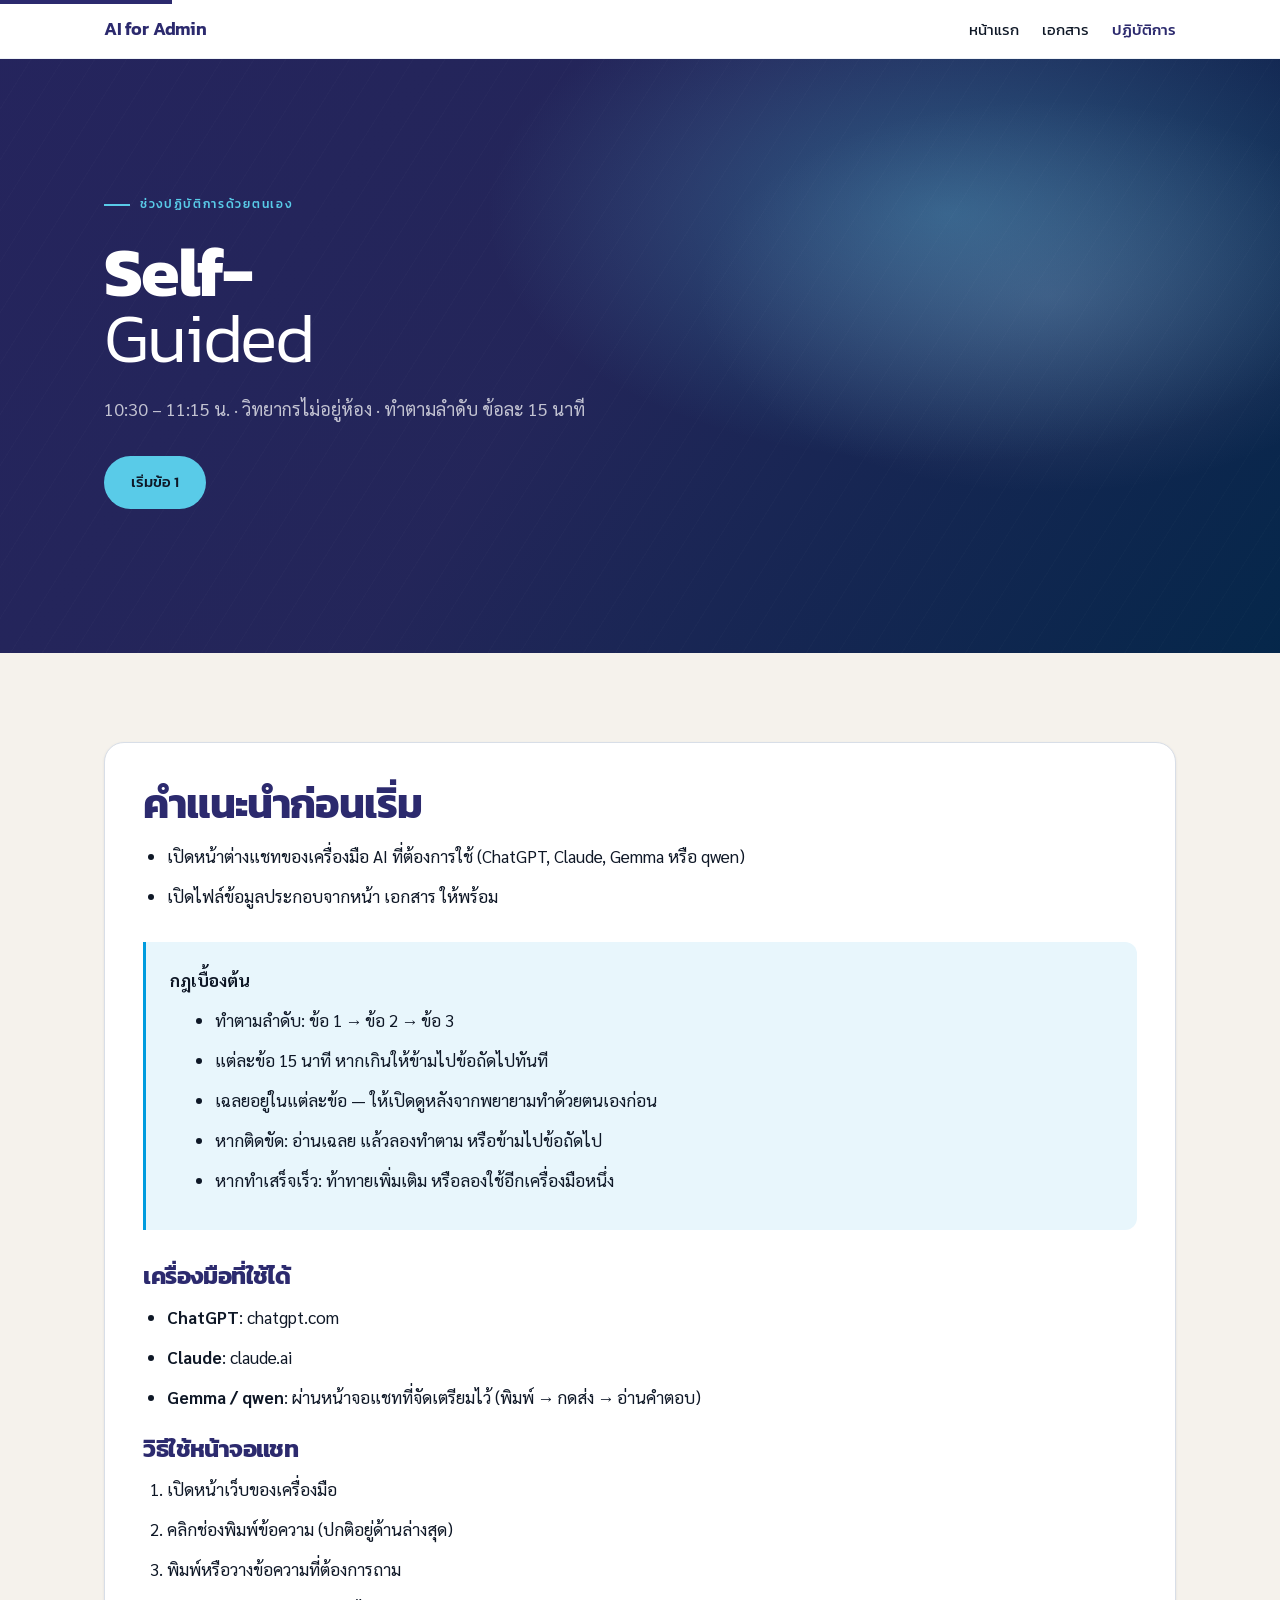
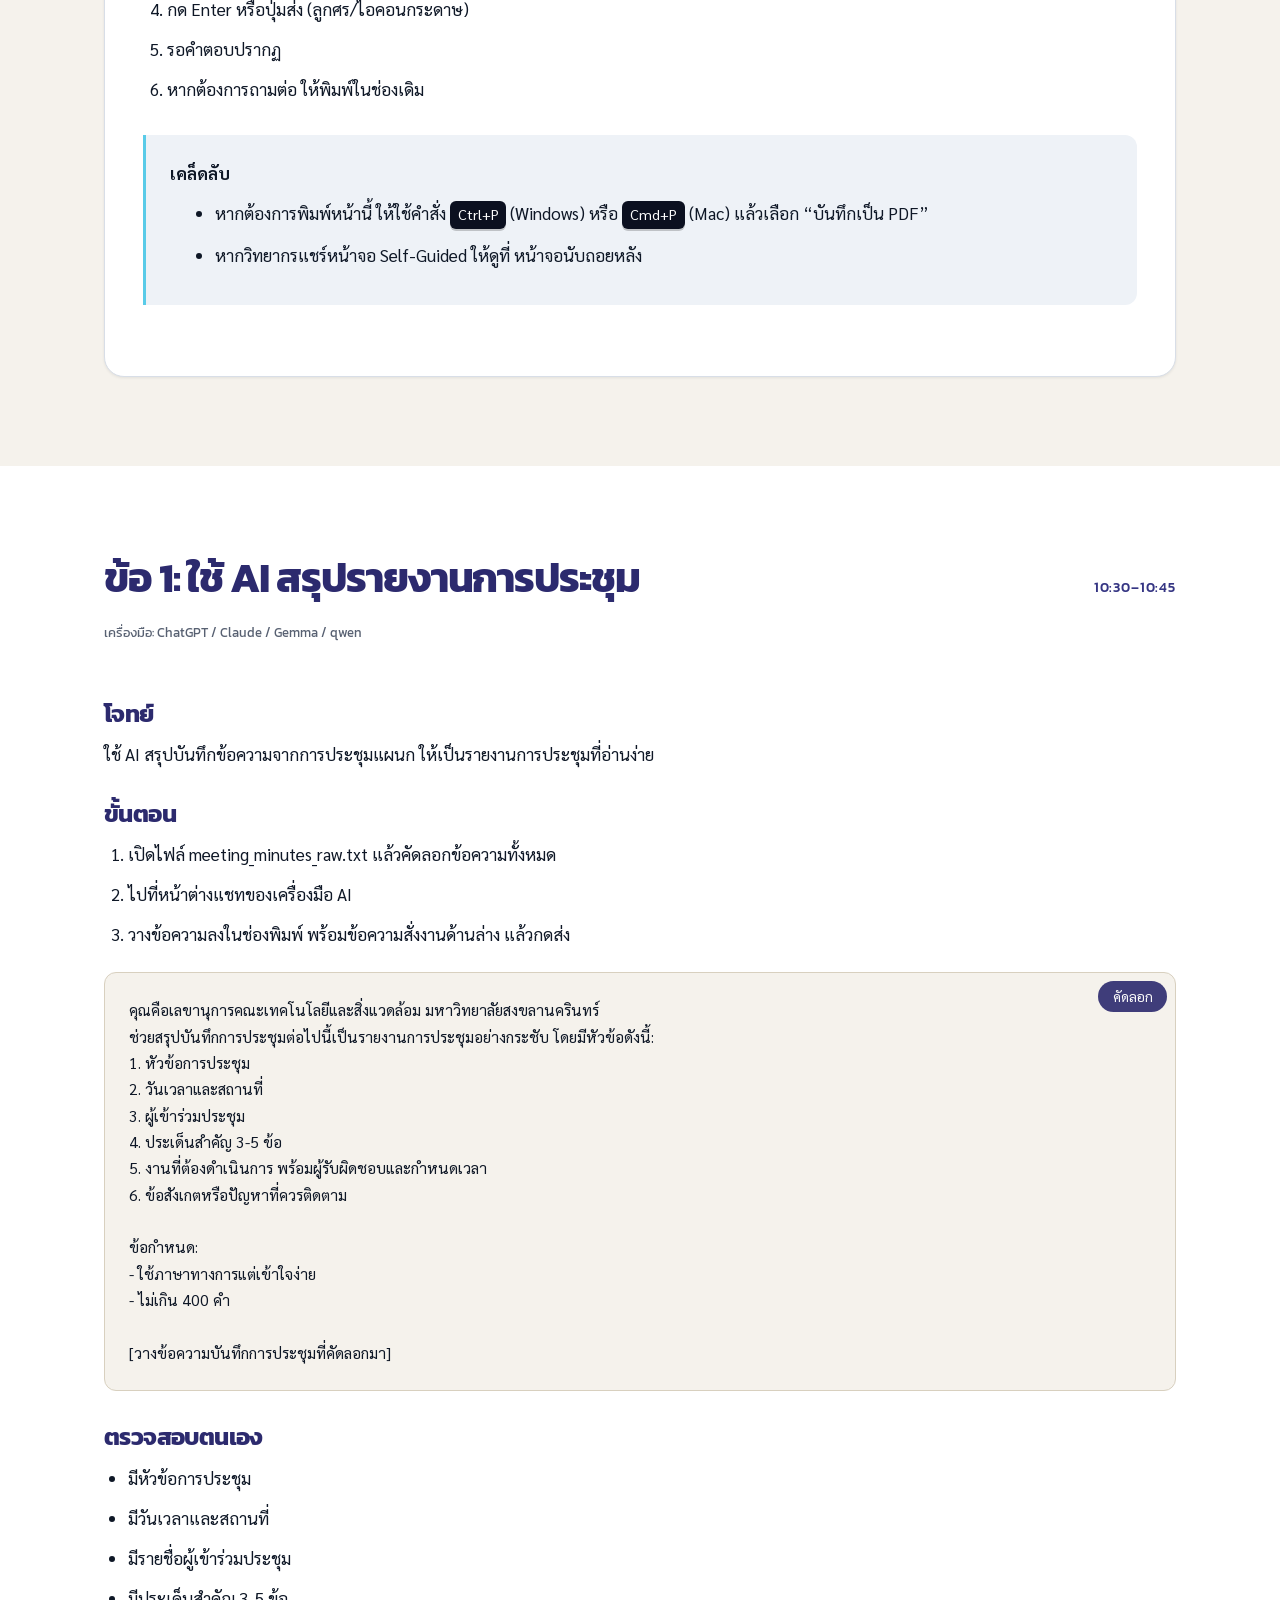
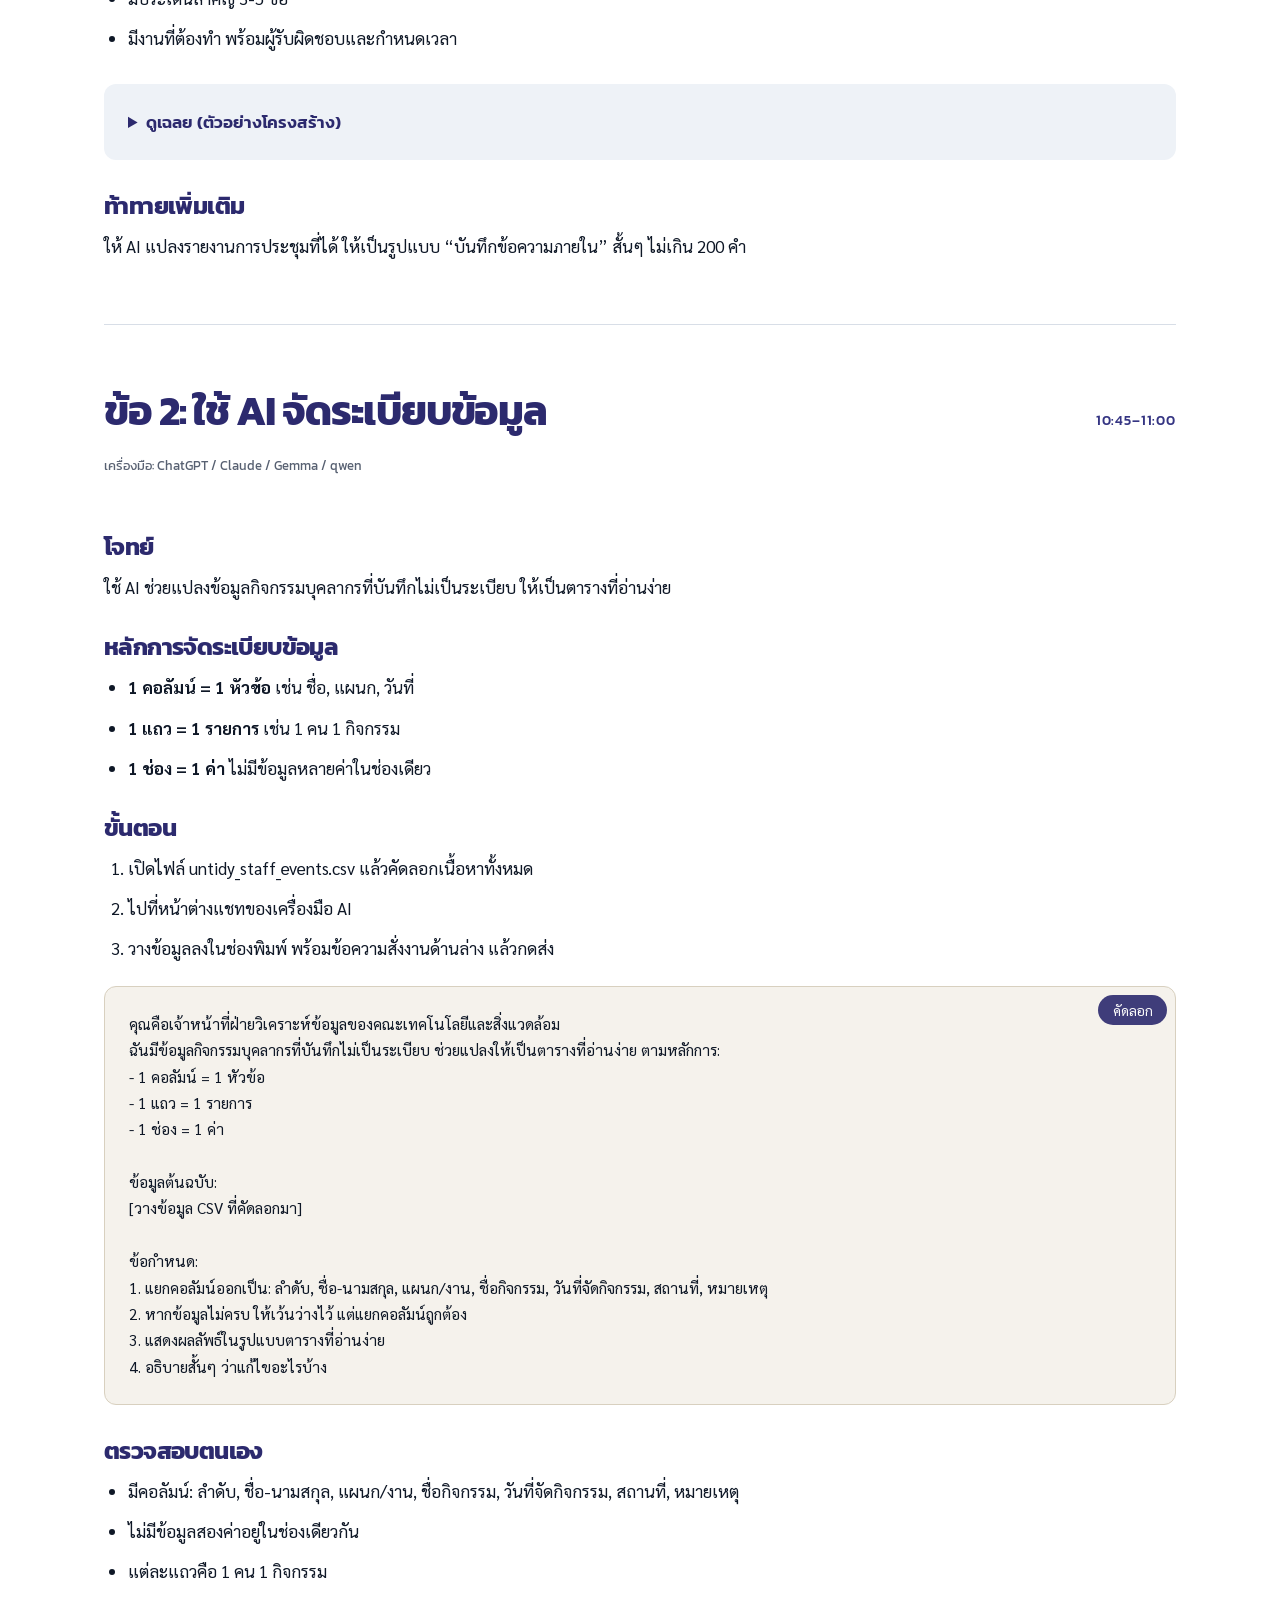
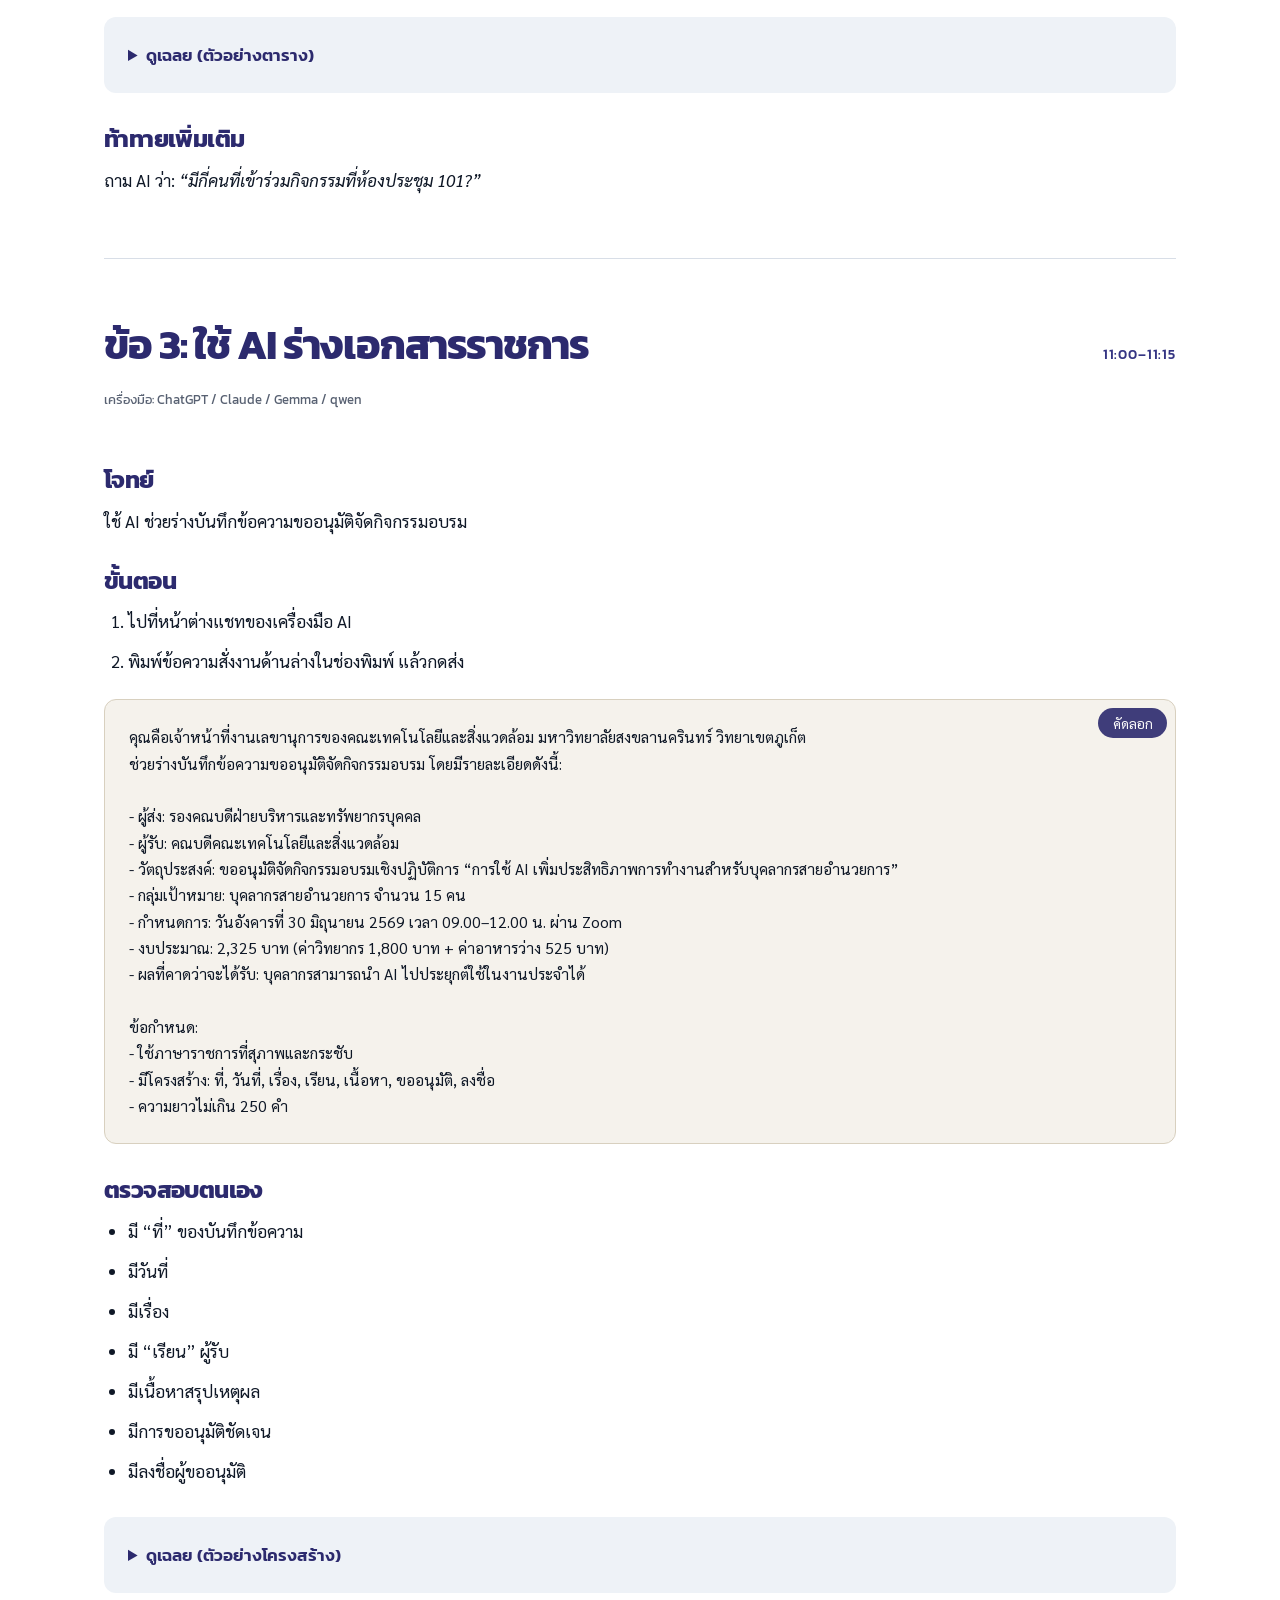
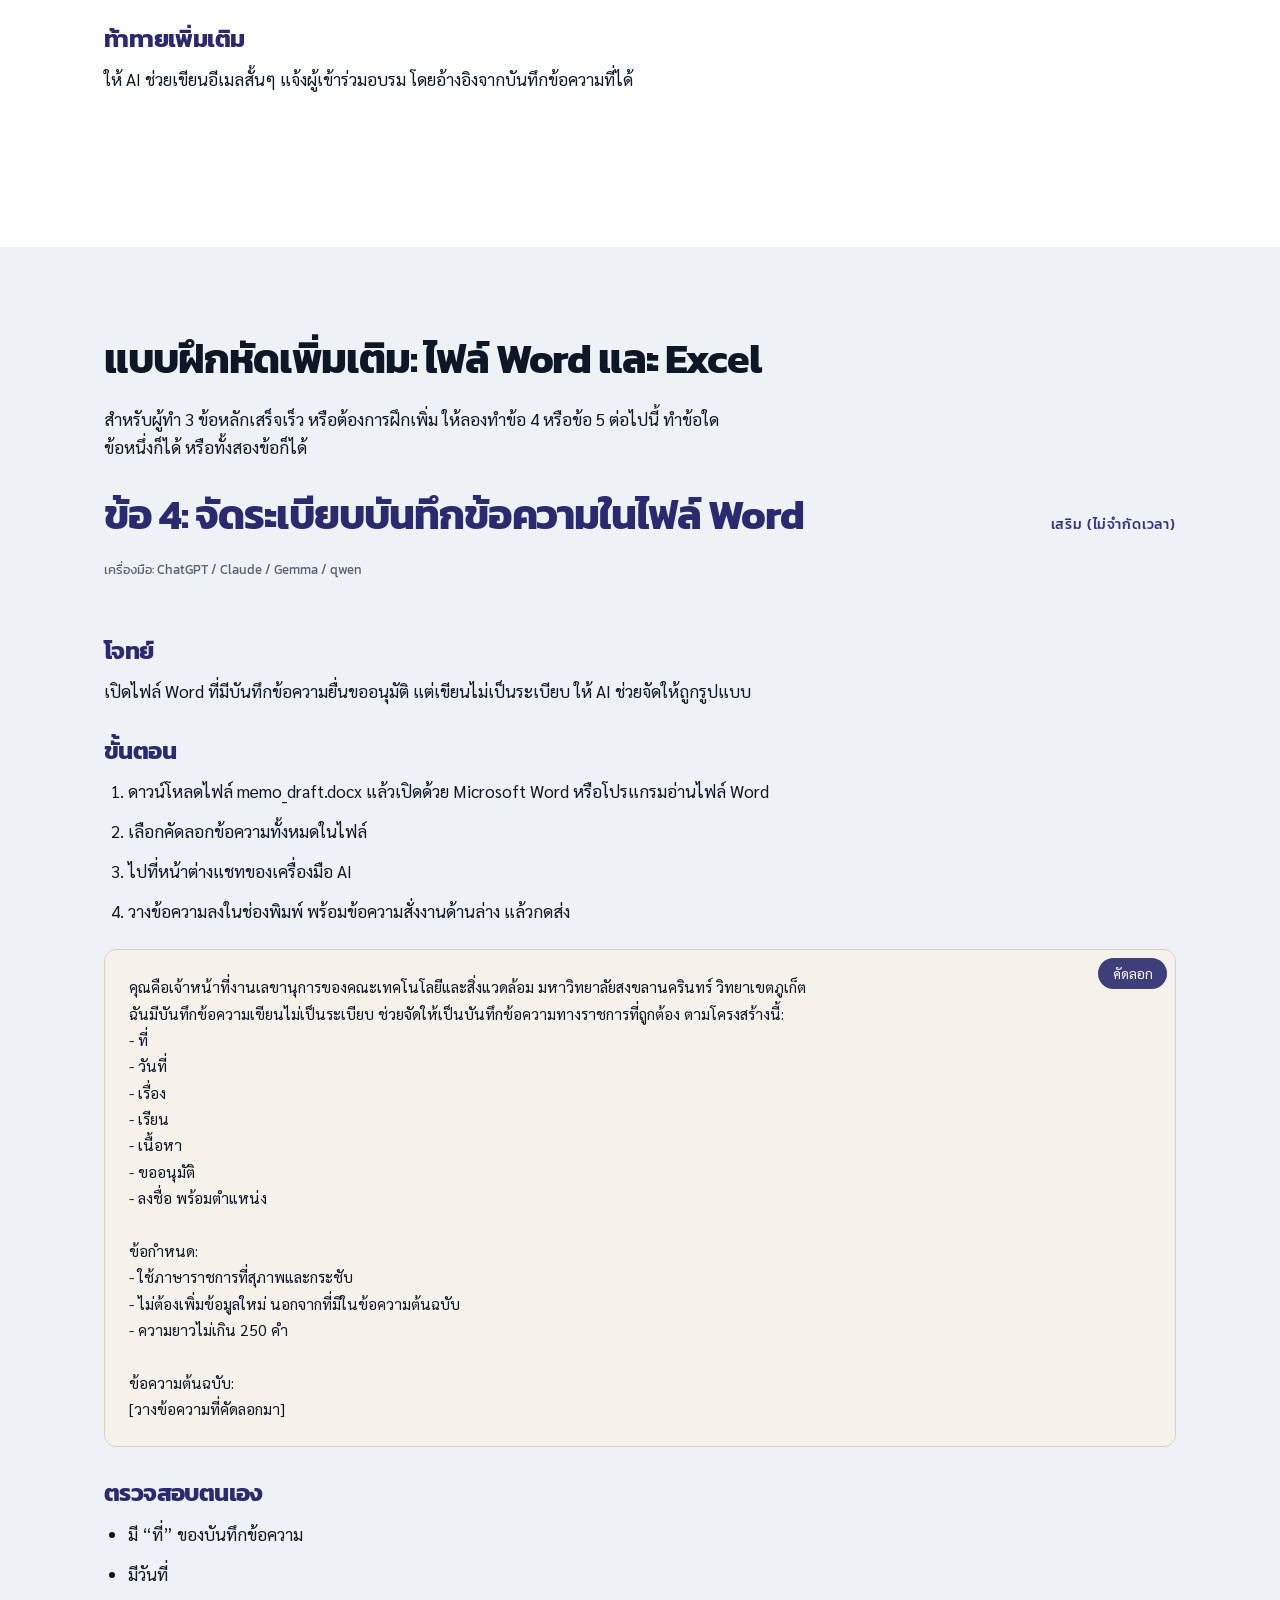
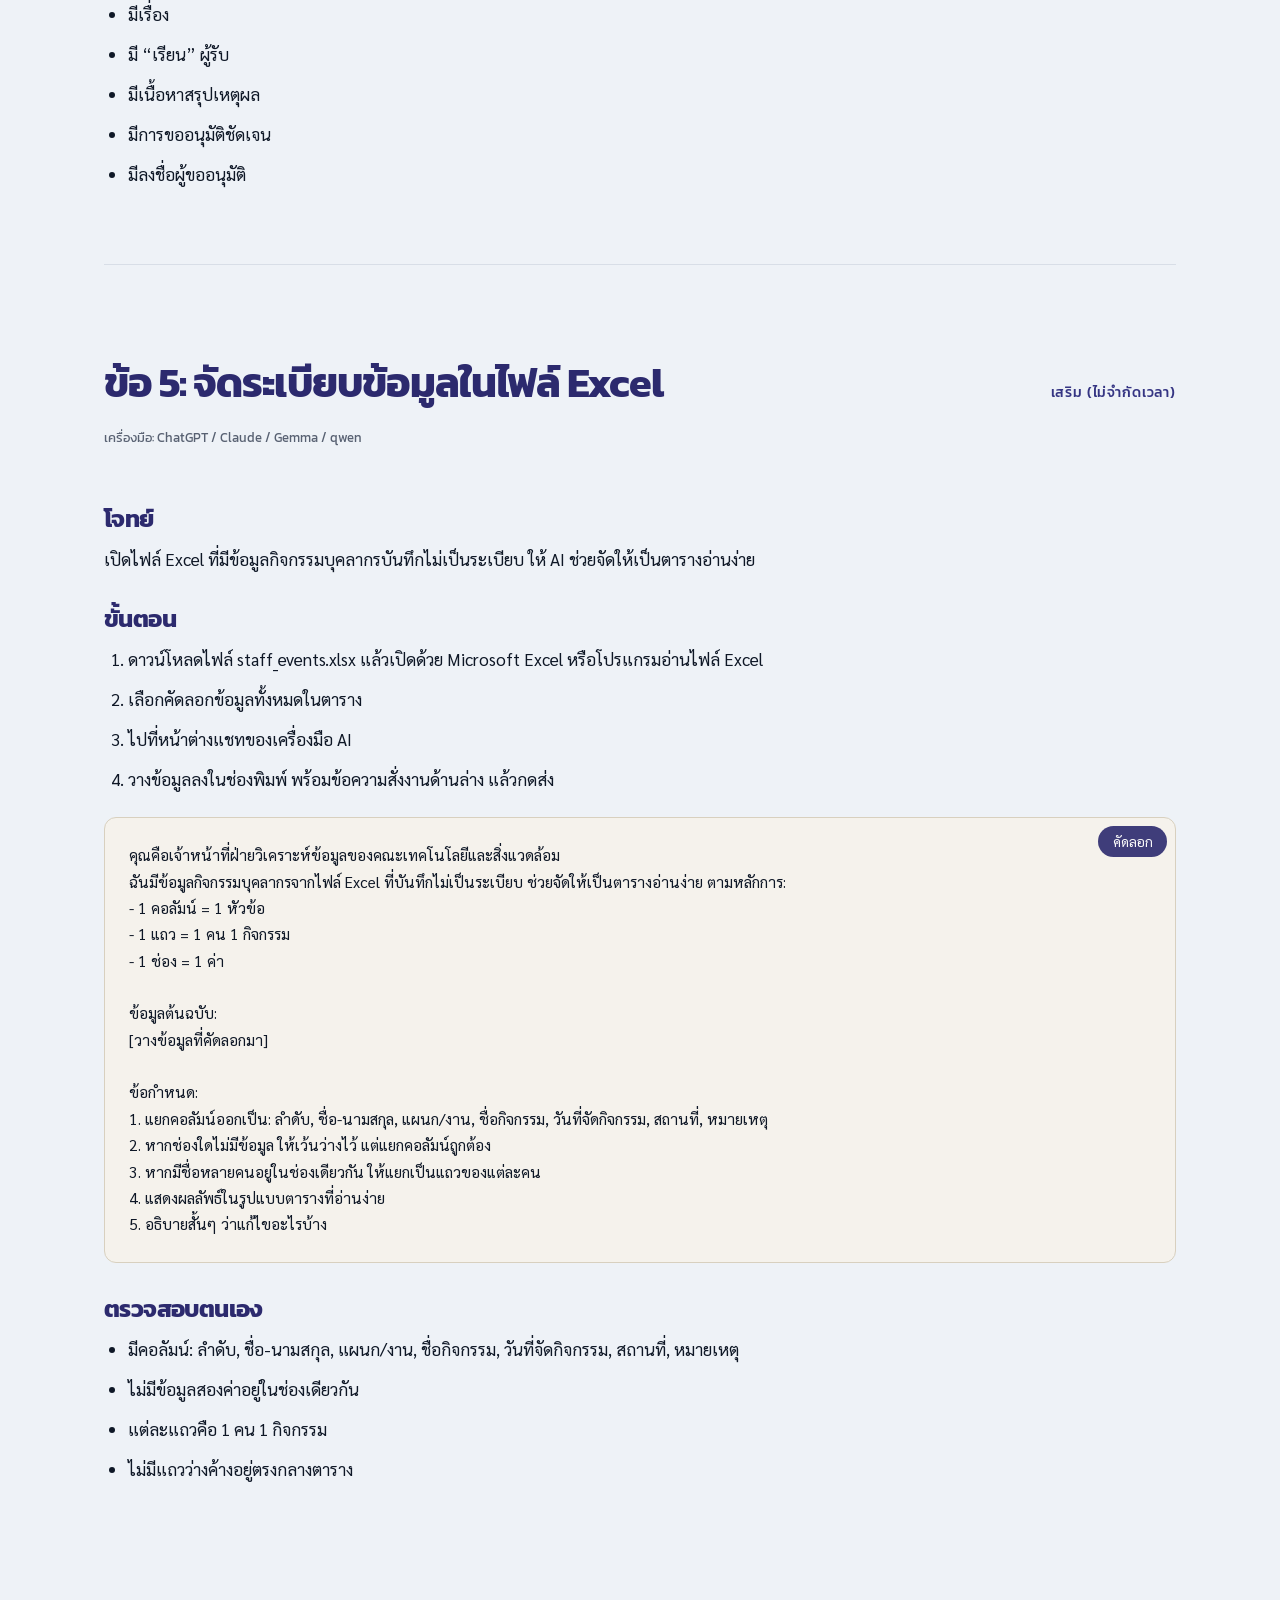
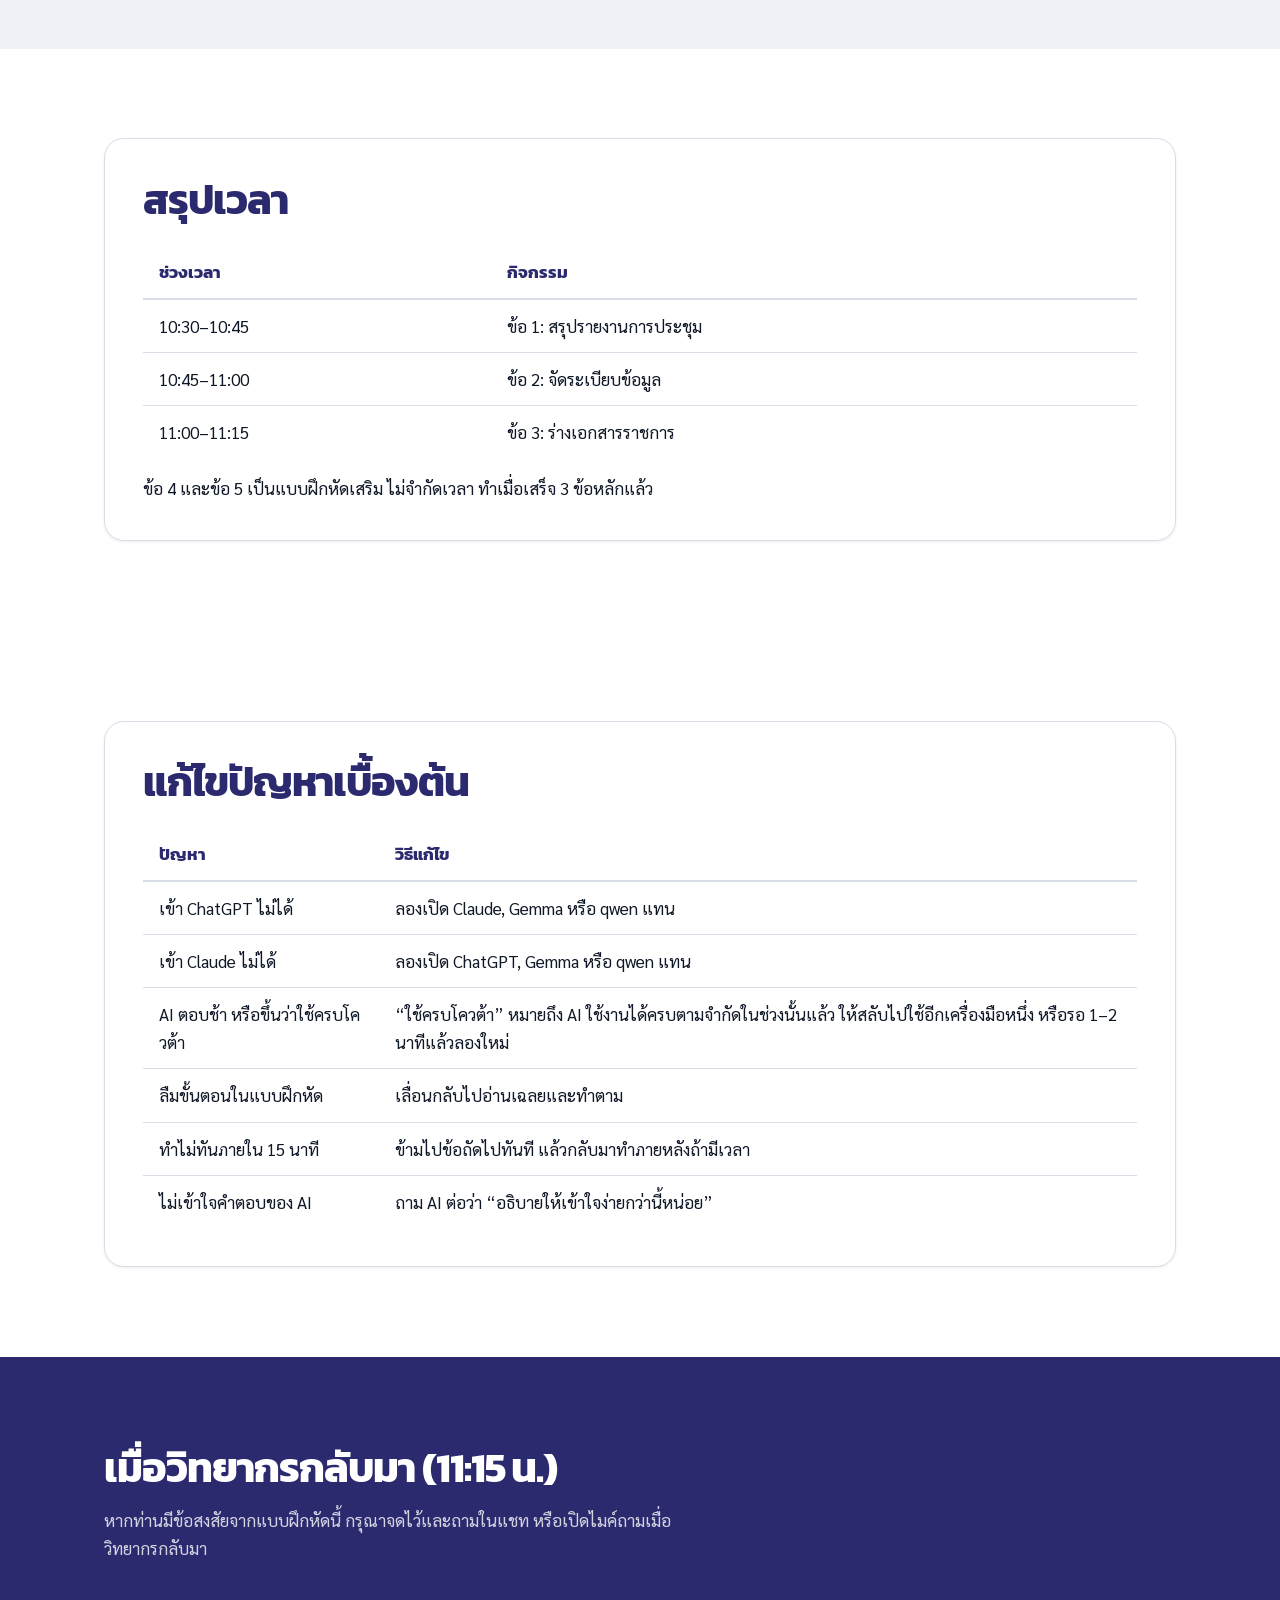
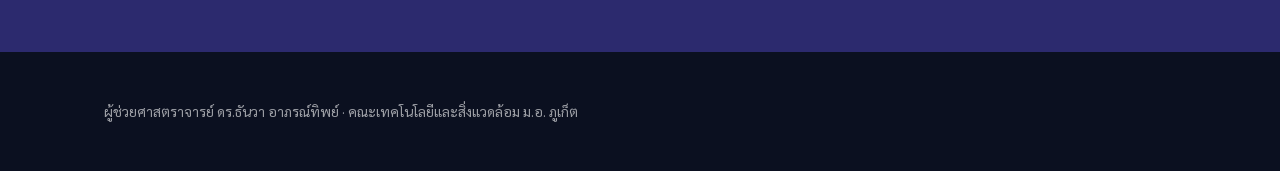
<file: self-guided.html>
<!DOCTYPE html>
<html lang="th">
<head>
  <meta charset="UTF-8">
  <meta name="viewport" content="width=device-width, initial-scale=1.0">
  <meta name="description" content="แบบฝึกหัดช่วงปฏิบัติการด้วยตนเอง 10:30-11:15 น. สำหรับการอบรม AI">
  <title>ปฏิบัติการ Self-Guided — AI for Admin</title>
  <link rel="stylesheet" href="css/style.css?v=20260632">
  <link rel="preconnect" href="https://fonts.googleapis.com">
  <link rel="preconnect" href="https://fonts.gstatic.com" crossorigin>
  <link href="https://fonts.googleapis.com/css2?family=Kanit:wght@200;300;400;500;600;700;800&family=Sarabun:wght@300;400;500;600;700&family=Noto+Sans+Thai:wght@300;400;500;600;700&display=swap" rel="stylesheet">
  <style>
    .prompt-box { position: relative; }
    .copy-btn {
      position: absolute;
      top: 0.5rem;
      right: 0.5rem;
      background: #2C2A6E;
      color: #fff;
      border: none;
      border-radius: 999px;
      padding: 0.35rem 0.9rem;
      font-size: 0.85rem;
      font-family: var(--font-body, 'Sarabun', sans-serif);
      cursor: pointer;
      line-height: 1.4;
    }
    .copy-btn:hover, .copy-btn:focus { background: #1e1c4e; }
  </style>
</head>
<body>
  <a href="#main" class="skip-link">ข้ามไปยังเนื้อหาหลัก</a>

  <nav class="nav" aria-label="เมนูหลัก">
    <div class="nav__container">
      <a class="nav__brand" href="index.html?v=20260630">AI for Admin</a>
      <ul class="nav__links">
        <li><a href="index.html?v=20260630">หน้าแรก</a></li>
        <li><a href="materials.html?v=20260630">เอกสาร</a></li>
        <li><a href="self-guided.html?v=20260630" aria-current="page">ปฏิบัติการ</a></li>
      </ul>
    </div>
  </nav>

  <main id="main">
    <section class="hero">
      <div class="container">
        <div class="hero__eyebrow">ช่วงปฏิบัติการด้วยตนเอง</div>
        <h1>Self-<br><span>Guided</span></h1>
        <p class="hero__meta">
          10:30 – 11:15 น. · วิทยากรไม่อยู่ห้อง · ทำตามลำดับ ข้อละ 15 นาที
        </p>
        <a class="hero__cta" href="#exercise-1">เริ่มข้อ 1</a>
      </div>
    </section>

    <section class="section section--sand">
      <div class="container">
        <div class="card">
          <h2>คำแนะนำก่อนเริ่ม</h2>
          <ul style="margin-bottom:var(--s-5)">
            <li>เปิดหน้าต่างแชทของเครื่องมือ AI ที่ต้องการใช้ (ChatGPT, Claude, Gemma หรือ qwen)</li>
            <li>เปิดไฟล์ข้อมูลประกอบจากหน้า <a href="materials.html?v=20260630#data">เอกสาร</a> ให้พร้อม</li>
          </ul>

          <div class="notice notice--warning">
            <strong>กฎเบื้องต้น</strong>
            <ul style="margin:var(--s-3) 0 0 1.2em">
              <li>ทำตามลำดับ: ข้อ 1 → ข้อ 2 → ข้อ 3</li>
              <li>แต่ละข้อ 15 นาที หากเกินให้ข้ามไปข้อถัดไปทันที</li>
              <li>เฉลยอยู่ในแต่ละข้อ — ให้เปิดดูหลังจากพยายามทำด้วยตนเองก่อน</li>
              <li>หากติดขัด: อ่านเฉลย แล้วลองทำตาม หรือข้ามไปข้อถัดไป</li>
              <li>หากทำเสร็จเร็ว: ท้าทายเพิ่มเติม หรือลองใช้อีกเครื่องมือหนึ่ง</li>
            </ul>
          </div>

          <h3 style="margin-top:var(--s-6)">เครื่องมือที่ใช้ได้</h3>
          <ul style="margin-bottom:var(--s-5)">
            <li><strong>ChatGPT</strong>: <a href="https://chatgpt.com" target="_blank" rel="noopener">chatgpt.com</a></li>
            <li><strong>Claude</strong>: <a href="https://claude.ai" target="_blank" rel="noopener">claude.ai</a></li>
            <li><strong>Gemma / qwen</strong>: ผ่านหน้าจอแชทที่จัดเตรียมไว้ (พิมพ์ → กดส่ง → อ่านคำตอบ)</li>
          </ul>

          <h3>วิธีใช้หน้าจอแชท</h3>
          <ol class="steps">
            <li>เปิดหน้าเว็บของเครื่องมือ</li>
            <li>คลิกช่องพิมพ์ข้อความ (ปกติอยู่ด้านล่างสุด)</li>
            <li>พิมพ์หรือวางข้อความที่ต้องการถาม</li>
            <li>กด Enter หรือปุ่มส่ง (ลูกศร/ไอคอนกระดาษ)</li>
            <li>รอคำตอบปรากฏ</li>
            <li>หากต้องการถามต่อ ให้พิมพ์ในช่องเดิม</li>
          </ol>

          <div class="notice notice--info" style="margin-top:var(--s-6)">
            <strong>เคล็ดลับ</strong>
            <ul style="margin:var(--s-3) 0 0 1.2em">
              <li>หากต้องการพิมพ์หน้านี้ ให้ใช้คำสั่ง <kbd>Ctrl+P</kbd> (Windows) หรือ <kbd>Cmd+P</kbd> (Mac) แล้วเลือก “บันทึกเป็น PDF”</li>
              <li>หากวิทยากรแชร์หน้าจอ Self-Guided ให้ดูที่ <a href="display.html?v=20260630" target="_blank" rel="noopener">หน้าจอนับถอยหลัง</a></li>
            </ul>
          </div>
        </div>
      </div>
    </section>

    <section class="section">
      <div class="container">
        <article id="exercise-1" class="exercise">
          <div class="exercise__header">
            <h2 class="exercise__title">ข้อ 1: ใช้ AI สรุปรายงานการประชุม</h2>
            <span class="exercise__time">10:30–10:45</span>
          </div>
          <span class="exercise__tool">เครื่องมือ: ChatGPT / Claude / Gemma / qwen</span>

          <h3>โจทย์</h3>
          <p>ใช้ AI สรุปบันทึกข้อความจากการประชุมแผนก ให้เป็นรายงานการประชุมที่อ่านง่าย</p>

          <h3>ขั้นตอน</h3>
          <ol class="steps">
            <li>เปิดไฟล์ <a href="data/meeting_minutes_raw.txt" download>meeting_minutes_raw.txt</a> แล้วคัดลอกข้อความทั้งหมด</li>
            <li>ไปที่หน้าต่างแชทของเครื่องมือ AI</li>
            <li>วางข้อความลงในช่องพิมพ์ พร้อมข้อความสั่งงานด้านล่าง แล้วกดส่ง</li>
          </ol>

          <div class="prompt-box">คุณคือเลขานุการคณะเทคโนโลยีและสิ่งแวดล้อม มหาวิทยาลัยสงขลานครินทร์
ช่วยสรุปบันทึกการประชุมต่อไปนี้เป็นรายงานการประชุมอย่างกระชับ โดยมีหัวข้อดังนี้:
1. หัวข้อการประชุม
2. วันเวลาและสถานที่
3. ผู้เข้าร่วมประชุม
4. ประเด็นสำคัญ 3-5 ข้อ
5. งานที่ต้องดำเนินการ พร้อมผู้รับผิดชอบและกำหนดเวลา
6. ข้อสังเกตหรือปัญหาที่ควรติดตาม

ข้อกำหนด:
- ใช้ภาษาทางการแต่เข้าใจง่าย
- ไม่เกิน 400 คำ

[วางข้อความบันทึกการประชุมที่คัดลอกมา]</div>

          <h3>ตรวจสอบตนเอง</h3>
          <ul>
            <li>มีหัวข้อการประชุม</li>
            <li>มีวันเวลาและสถานที่</li>
            <li>มีรายชื่อผู้เข้าร่วมประชุม</li>
            <li>มีประเด็นสำคัญ 3-5 ข้อ</li>
            <li>มีงานที่ต้องทำ พร้อมผู้รับผิดชอบและกำหนดเวลา</li>
          </ul>

          <details>
            <summary>ดูเฉลย (ตัวอย่างโครงสร้าง)</summary>
            <div class="prompt-box">รายงานการประชุม: ประเมินความคืบหน้าโครงการอบรมบุคลากร
วันเวลา: 20 มิถุนายน 2569 เวลา 09.00–10.30 น.
สถานที่: ห้องประชุมคณะเทคโนโลยีและสิ่งแวดล้อม
ผู้เข้าร่วม: นางสาว A, นาย B, นางสาว C (เลขานุการ)

ประเด็นสำคัญ:
1. ยืนยันกำหนดการอบรมวันที่ 30 มิถุนายน 2569
2. อนุมัติงบประมาณค่าอาหารว่างและค่าวิทยากร
3. กำหนดให้ผู้เข้าร่วมสมัครบัญชี AI ก่อนวันอบรม

งานที่ต้องดำเนินการ:
- นางสาว A จัดทำรายชื่อผู้เข้าร่วม ภายใน 23 มิ.ย. 2569
- นาย B ตรวจสอบการเบิกจ่ายงบประมาณ ภายใน 25 มิ.ย. 2569
- นางสาว C จัดทำเอกสารประกอบ ภายใน 27 มิ.ย. 2569

ข้อสังเกต: ควรส่งลิงก์ลงทะเบียน Zoom ล่วงหน้าอย่างน้อย 3 วัน</div>
          </details>

          <h3>ท้าทายเพิ่มเติม</h3>
          <p>ให้ AI แปลงรายงานการประชุมที่ได้ ให้เป็นรูปแบบ “บันทึกข้อความภายใน” สั้นๆ ไม่เกิน 200 คำ</p>
        </article>

        <article id="exercise-2" class="exercise">
          <div class="exercise__header">
            <h2 class="exercise__title">ข้อ 2: ใช้ AI จัดระเบียบข้อมูล</h2>
            <span class="exercise__time">10:45–11:00</span>
          </div>
          <span class="exercise__tool">เครื่องมือ: ChatGPT / Claude / Gemma / qwen</span>

          <h3>โจทย์</h3>
          <p>ใช้ AI ช่วยแปลงข้อมูลกิจกรรมบุคลากรที่บันทึกไม่เป็นระเบียบ ให้เป็นตารางที่อ่านง่าย</p>

          <h3>หลักการจัดระเบียบข้อมูล</h3>
          <ul>
            <li><strong>1 คอลัมน์ = 1 หัวข้อ</strong> เช่น ชื่อ, แผนก, วันที่</li>
            <li><strong>1 แถว = 1 รายการ</strong> เช่น 1 คน 1 กิจกรรม</li>
            <li><strong>1 ช่อง = 1 ค่า</strong> ไม่มีข้อมูลหลายค่าในช่องเดียว</li>
          </ul>

          <h3>ขั้นตอน</h3>
          <ol class="steps">
            <li>เปิดไฟล์ <a href="data/untidy_staff_events.csv" download>untidy_staff_events.csv</a> แล้วคัดลอกเนื้อหาทั้งหมด</li>
            <li>ไปที่หน้าต่างแชทของเครื่องมือ AI</li>
            <li>วางข้อมูลลงในช่องพิมพ์ พร้อมข้อความสั่งงานด้านล่าง แล้วกดส่ง</li>
          </ol>

          <div class="prompt-box">คุณคือเจ้าหน้าที่ฝ่ายวิเคราะห์ข้อมูลของคณะเทคโนโลยีและสิ่งแวดล้อม
ฉันมีข้อมูลกิจกรรมบุคลากรที่บันทึกไม่เป็นระเบียบ ช่วยแปลงให้เป็นตารางที่อ่านง่าย ตามหลักการ:
- 1 คอลัมน์ = 1 หัวข้อ
- 1 แถว = 1 รายการ
- 1 ช่อง = 1 ค่า

ข้อมูลต้นฉบับ:
[วางข้อมูล CSV ที่คัดลอกมา]

ข้อกำหนด:
1. แยกคอลัมน์ออกเป็น: ลำดับ, ชื่อ-นามสกุล, แผนก/งาน, ชื่อกิจกรรม, วันที่จัดกิจกรรม, สถานที่, หมายเหตุ
2. หากข้อมูลไม่ครบ ให้เว้นว่างไว้ แต่แยกคอลัมน์ถูกต้อง
3. แสดงผลลัพธ์ในรูปแบบตารางที่อ่านง่าย
4. อธิบายสั้นๆ ว่าแก้ไขอะไรบ้าง</div>

          <h3>ตรวจสอบตนเอง</h3>
          <ul>
            <li>มีคอลัมน์: ลำดับ, ชื่อ-นามสกุล, แผนก/งาน, ชื่อกิจกรรม, วันที่จัดกิจกรรม, สถานที่, หมายเหตุ</li>
            <li>ไม่มีข้อมูลสองค่าอยู่ในช่องเดียวกัน</li>
            <li>แต่ละแถวคือ 1 คน 1 กิจกรรม</li>
          </ul>

          <details>
            <summary>ดูเฉลย (ตัวอย่างตาราง)</summary>
            <table>
              <thead>
                <tr>
                  <th>ลำดับ</th>
                  <th>ชื่อ-นามสกุล</th>
                  <th>แผนก/งาน</th>
                  <th>ชื่อกิจกรรม</th>
                  <th>วันที่จัดกิจกรรม</th>
                  <th>สถานที่</th>
                  <th>หมายเหตุ</th>
                </tr>
              </thead>
              <tbody>
                <tr>
                  <td>1</td>
                  <td>นางสาวสมหญิง ใจดี</td>
                  <td>งานทะเบียน</td>
                  <td>อบรมการใช้ AI</td>
                  <td>15 ก.ค. 2568</td>
                  <td>ห้องประชุม 101</td>
                  <td>-</td>
                </tr>
                <tr>
                  <td>2</td>
                  <td>นายสมชาย ขยัน</td>
                  <td>งานการเงิน</td>
                  <td>ประชุมวางแผนงบ</td>
                  <td>20 ก.ค. 2568</td>
                  <td>ห้องประชุม 202</td>
                  <td>รอเอกสารเพิ่ม</td>
                </tr>
                <tr>
                  <td>3</td>
                  <td>นางสมศรี มีน้ำใจ</td>
                  <td>งานบุคคล</td>
                  <td>อบรมการใช้ AI</td>
                  <td>15 ก.ค. 2568</td>
                  <td>ห้องประชุม 101</td>
                  <td>-</td>
                </tr>
                <tr>
                  <td>4</td>
                  <td>นายสมปอง รอบคอบ</td>
                  <td>งานพัสดุ</td>
                  <td>ตรวจสอบครุภัณฑ์</td>
                  <td>22 ก.ค. 2568</td>
                  <td>คลังพัสดุ</td>
                  <td>ส่งรายงานภายใน 25 ก.ค.</td>
                </tr>
              </tbody>
            </table>
          </details>

          <h3>ท้าทายเพิ่มเติม</h3>
          <p>ถาม AI ว่า: <em>“มีกี่คนที่เข้าร่วมกิจกรรมที่ห้องประชุม 101?”</em></p>
        </article>

        <article id="exercise-3" class="exercise">
          <div class="exercise__header">
            <h2 class="exercise__title">ข้อ 3: ใช้ AI ร่างเอกสารราชการ</h2>
            <span class="exercise__time">11:00–11:15</span>
          </div>
          <span class="exercise__tool">เครื่องมือ: ChatGPT / Claude / Gemma / qwen</span>

          <h3>โจทย์</h3>
          <p>ใช้ AI ช่วยร่างบันทึกข้อความขออนุมัติจัดกิจกรรมอบรม</p>

          <h3>ขั้นตอน</h3>
          <ol class="steps">
            <li>ไปที่หน้าต่างแชทของเครื่องมือ AI</li>
            <li>พิมพ์ข้อความสั่งงานด้านล่างในช่องพิมพ์ แล้วกดส่ง</li>
          </ol>

          <div class="prompt-box">คุณคือเจ้าหน้าที่งานเลขานุการของคณะเทคโนโลยีและสิ่งแวดล้อม มหาวิทยาลัยสงขลานครินทร์ วิทยาเขตภูเก็ต
ช่วยร่างบันทึกข้อความขออนุมัติจัดกิจกรรมอบรม โดยมีรายละเอียดดังนี้:

- ผู้ส่ง: รองคณบดีฝ่ายบริหารและทรัพยากรบุคคล
- ผู้รับ: คณบดีคณะเทคโนโลยีและสิ่งแวดล้อม
- วัตถุประสงค์: ขออนุมัติจัดกิจกรรมอบรมเชิงปฏิบัติการ “การใช้ AI เพิ่มประสิทธิภาพการทำงานสำหรับบุคลากรสายอำนวยการ”
- กลุ่มเป้าหมาย: บุคลากรสายอำนวยการ จำนวน 15 คน
- กำหนดการ: วันอังคารที่ 30 มิถุนายน 2569 เวลา 09.00–12.00 น. ผ่าน Zoom
- งบประมาณ: 2,325 บาท (ค่าวิทยากร 1,800 บาท + ค่าอาหารว่าง 525 บาท)
- ผลที่คาดว่าจะได้รับ: บุคลากรสามารถนำ AI ไปประยุกต์ใช้ในงานประจำได้

ข้อกำหนด:
- ใช้ภาษาราชการที่สุภาพและกระชับ
- มีโครงสร้าง: ที่, วันที่, เรื่อง, เรียน, เนื้อหา, ขออนุมัติ, ลงชื่อ
- ความยาวไม่เกิน 250 คำ</div>

          <h3>ตรวจสอบตนเอง</h3>
          <ul>
            <li>มี “ที่” ของบันทึกข้อความ</li>
            <li>มีวันที่</li>
            <li>มีเรื่อง</li>
            <li>มี “เรียน” ผู้รับ</li>
            <li>มีเนื้อหาสรุปเหตุผล</li>
            <li>มีการขออนุมัติชัดเจน</li>
            <li>มีลงชื่อผู้ขออนุมัติ</li>
          </ul>

          <details>
            <summary>ดูเฉลย (ตัวอย่างโครงสร้าง)</summary>
            <div class="prompt-box">ที่ ศธ 0523.1/........

วันที่ ........ .......... ..........

เรื่อง ขออนุมัติจัดกิจกรรมอบรมเชิงปฏิบัติการ เรื่อง การใช้ AI เพิ่มประสิทธิภาพการทำงานสำหรับบุคลากรสายอำนวยการ

เรียน คณบดีคณะเทคโนโลยีและสิ่งแวดล้อม

ตามที่คณะเทคโนโลยีและสิ่งแวดล้อม มหาวิทยาลัยสงขลานครินทร์ วิทยาเขตภูเก็ต
ได้กำหนดจัดกิจกรรมอบรมเชิงปฏิบัติการ เรื่อง การใช้ AI เพิ่มประสิทธิภาพการทำงาน
สำหรับบุคลากรสายอำนวยการ จำนวน 15 คน
ในวันอังคารที่ 30 มิถุนายน 2569 เวลา 09.00–12.00 น. ผ่านระบบ Zoom

เพื่อให้บุคลากรสายอำนวยการสามารถนำเครื่องมือ AI (ChatGPT/Claude/Gemma/qwen) ไปประยุกต์ใช้
ในงานประจำ เช่น การสรุปรายงานการประชุม การจัดระเบียบข้อมูล และการร่างเอกสาร
ได้อย่างมีประสิทธิภาพ โดยใช้งบประมาณรวม 2,325 บาท
(ค่าวิทยากร 1,800 บาท และค่าอาหารว่าง 525 บาท)

ในการนี้ จึงขออนุมัติจัดกิจกรรมดังกล่าวตามรายละเอียดข้างต้น
และขอความกรุณาพิจารณาอนุมัติ จะเป็นพระคุณอย่างยิ่ง

ขอแสดงความนับถือ

(ลงชื่อ) ...........................
(ดร.จตุรงค์ คงแก้ว)
รองคณบดีฝ่ายบริหารและทรัพยากรบุคคล</div>
          </details>

          <h3>ท้าทายเพิ่มเติม</h3>
          <p>ให้ AI ช่วยเขียนอีเมลสั้นๆ แจ้งผู้เข้าร่วมอบรม โดยอ้างอิงจากบันทึกข้อความที่ได้</p>
        </article>
      </div>
    </section>

    <section class="section section--mist">
      <div class="container">
        <h2 style="margin-bottom:var(--s-5)">แบบฝึกหัดเพิ่มเติม: ไฟล์ Word และ Excel</h2>
        <p style="max-width:70ch;margin-bottom:var(--s-6)">สำหรับผู้ทำ 3 ข้อหลักเสร็จเร็ว หรือต้องการฝึกเพิ่ม ให้ลองทำข้อ 4 หรือข้อ 5 ต่อไปนี้ ทำข้อใดข้อหนึ่งก็ได้ หรือทั้งสองข้อก็ได้</p>

        <article id="exercise-4" class="exercise">
          <div class="exercise__header">
            <h2 class="exercise__title">ข้อ 4: จัดระเบียบบันทึกข้อความในไฟล์ Word</h2>
            <span class="exercise__time">เสริม (ไม่จำกัดเวลา)</span>
          </div>
          <span class="exercise__tool">เครื่องมือ: ChatGPT / Claude / Gemma / qwen</span>

          <h3>โจทย์</h3>
          <p>เปิดไฟล์ Word ที่มีบันทึกข้อความยื่นขออนุมัติ แต่เขียนไม่เป็นระเบียบ ให้ AI ช่วยจัดให้ถูกรูปแบบ</p>

          <h3>ขั้นตอน</h3>
          <ol class="steps">
            <li>ดาวน์โหลดไฟล์ <a href="data/memo_draft.docx" download>memo_draft.docx</a> แล้วเปิดด้วย Microsoft Word หรือโปรแกรมอ่านไฟล์ Word</li>
            <li>เลือกคัดลอกข้อความทั้งหมดในไฟล์</li>
            <li>ไปที่หน้าต่างแชทของเครื่องมือ AI</li>
            <li>วางข้อความลงในช่องพิมพ์ พร้อมข้อความสั่งงานด้านล่าง แล้วกดส่ง</li>
          </ol>

          <div class="prompt-box">คุณคือเจ้าหน้าที่งานเลขานุการของคณะเทคโนโลยีและสิ่งแวดล้อม มหาวิทยาลัยสงขลานครินทร์ วิทยาเขตภูเก็ต
ฉันมีบันทึกข้อความเขียนไม่เป็นระเบียบ ช่วยจัดให้เป็นบันทึกข้อความทางราชการที่ถูกต้อง ตามโครงสร้างนี้:
- ที่
- วันที่
- เรื่อง
- เรียน
- เนื้อหา
- ขออนุมัติ
- ลงชื่อ พร้อมตำแหน่ง

ข้อกำหนด:
- ใช้ภาษาราชการที่สุภาพและกระชับ
- ไม่ต้องเพิ่มข้อมูลใหม่ นอกจากที่มีในข้อความต้นฉบับ
- ความยาวไม่เกิน 250 คำ

ข้อความต้นฉบับ:
[วางข้อความที่คัดลอกมา]</div>

          <h3>ตรวจสอบตนเอง</h3>
          <ul>
            <li>มี “ที่” ของบันทึกข้อความ</li>
            <li>มีวันที่</li>
            <li>มีเรื่อง</li>
            <li>มี “เรียน” ผู้รับ</li>
            <li>มีเนื้อหาสรุปเหตุผล</li>
            <li>มีการขออนุมัติชัดเจน</li>
            <li>มีลงชื่อผู้ขออนุมัติ</li>
          </ul>
        </article>

        <article id="exercise-5" class="exercise" style="margin-top:var(--s-6)">
          <div class="exercise__header">
            <h2 class="exercise__title">ข้อ 5: จัดระเบียบข้อมูลในไฟล์ Excel</h2>
            <span class="exercise__time">เสริม (ไม่จำกัดเวลา)</span>
          </div>
          <span class="exercise__tool">เครื่องมือ: ChatGPT / Claude / Gemma / qwen</span>

          <h3>โจทย์</h3>
          <p>เปิดไฟล์ Excel ที่มีข้อมูลกิจกรรมบุคลากรบันทึกไม่เป็นระเบียบ ให้ AI ช่วยจัดให้เป็นตารางอ่านง่าย</p>

          <h3>ขั้นตอน</h3>
          <ol class="steps">
            <li>ดาวน์โหลดไฟล์ <a href="data/staff_events.xlsx" download>staff_events.xlsx</a> แล้วเปิดด้วย Microsoft Excel หรือโปรแกรมอ่านไฟล์ Excel</li>
            <li>เลือกคัดลอกข้อมูลทั้งหมดในตาราง</li>
            <li>ไปที่หน้าต่างแชทของเครื่องมือ AI</li>
            <li>วางข้อมูลลงในช่องพิมพ์ พร้อมข้อความสั่งงานด้านล่าง แล้วกดส่ง</li>
          </ol>

          <div class="prompt-box">คุณคือเจ้าหน้าที่ฝ่ายวิเคราะห์ข้อมูลของคณะเทคโนโลยีและสิ่งแวดล้อม
ฉันมีข้อมูลกิจกรรมบุคลากรจากไฟล์ Excel ที่บันทึกไม่เป็นระเบียบ ช่วยจัดให้เป็นตารางอ่านง่าย ตามหลักการ:
- 1 คอลัมน์ = 1 หัวข้อ
- 1 แถว = 1 คน 1 กิจกรรม
- 1 ช่อง = 1 ค่า

ข้อมูลต้นฉบับ:
[วางข้อมูลที่คัดลอกมา]

ข้อกำหนด:
1. แยกคอลัมน์ออกเป็น: ลำดับ, ชื่อ-นามสกุล, แผนก/งาน, ชื่อกิจกรรม, วันที่จัดกิจกรรม, สถานที่, หมายเหตุ
2. หากช่องใดไม่มีข้อมูล ให้เว้นว่างไว้ แต่แยกคอลัมน์ถูกต้อง
3. หากมีชื่อหลายคนอยู่ในช่องเดียวกัน ให้แยกเป็นแถวของแต่ละคน
4. แสดงผลลัพธ์ในรูปแบบตารางที่อ่านง่าย
5. อธิบายสั้นๆ ว่าแก้ไขอะไรบ้าง</div>

          <h3>ตรวจสอบตนเอง</h3>
          <ul>
            <li>มีคอลัมน์: ลำดับ, ชื่อ-นามสกุล, แผนก/งาน, ชื่อกิจกรรม, วันที่จัดกิจกรรม, สถานที่, หมายเหตุ</li>
            <li>ไม่มีข้อมูลสองค่าอยู่ในช่องเดียวกัน</li>
            <li>แต่ละแถวคือ 1 คน 1 กิจกรรม</li>
            <li>ไม่มีแถวว่างค้างอยู่ตรงกลางตาราง</li>
          </ul>
        </article>
      </div>
    </section>

    <section class="section">
      <div class="container">
        <div class="card">
          <h2>สรุปเวลา</h2>
          <table class="exercise-table" style="width:100%;border-collapse:collapse;margin-top:var(--s-5)">
            <thead>
              <tr>
                <th style="text-align:left;padding:var(--s-3) var(--s-4);border-bottom:2px solid var(--line);font-family:var(--font-display);color:var(--purple-deep)">ช่วงเวลา</th>
                <th style="text-align:left;padding:var(--s-3) var(--s-4);border-bottom:2px solid var(--line);font-family:var(--font-display);color:var(--purple-deep)">กิจกรรม</th>
              </tr>
            </thead>
            <tbody>
              <tr>
                <td style="padding:var(--s-3) var(--s-4);border-bottom:1px solid var(--line)">10:30–10:45</td>
                <td style="padding:var(--s-3) var(--s-4);border-bottom:1px solid var(--line)">ข้อ 1: สรุปรายงานการประชุม</td>
              </tr>
              <tr>
                <td style="padding:var(--s-3) var(--s-4);border-bottom:1px solid var(--line)">10:45–11:00</td>
                <td style="padding:var(--s-3) var(--s-4);border-bottom:1px solid var(--line)">ข้อ 2: จัดระเบียบข้อมูล</td>
              </tr>
              <tr>
                <td style="padding:var(--s-3) var(--s-4)">11:00–11:15</td>
                <td style="padding:var(--s-3) var(--s-4)">ข้อ 3: ร่างเอกสารราชการ</td>
              </tr>
            </tbody>
          </table>
          <p style="margin-top:var(--s-4);color:var(--ink-light)">ข้อ 4 และข้อ 5 เป็นแบบฝึกหัดเสริม ไม่จำกัดเวลา ทำเมื่อเสร็จ 3 ข้อหลักแล้ว</p>
        </div>
      </div>
    </section>

    <section class="section">
      <div class="container">
        <div class="card">
          <h2>แก้ไขปัญหาเบื้องต้น</h2>
          <table style="width:100%;border-collapse:collapse;margin-top:var(--s-5)">
            <thead>
              <tr>
                <th style="text-align:left;padding:var(--s-3) var(--s-4);border-bottom:2px solid var(--line);font-family:var(--font-display);color:var(--purple-deep)">ปัญหา</th>
                <th style="text-align:left;padding:var(--s-3) var(--s-4);border-bottom:2px solid var(--line);font-family:var(--font-display);color:var(--purple-deep)">วิธีแก้ไข</th>
              </tr>
            </thead>
            <tbody>
              <tr>
                <td style="padding:var(--s-3) var(--s-4);border-bottom:1px solid var(--line)">เข้า ChatGPT ไม่ได้</td>
                <td style="padding:var(--s-3) var(--s-4);border-bottom:1px solid var(--line)">ลองเปิด Claude, Gemma หรือ qwen แทน</td>
              </tr>
              <tr>
                <td style="padding:var(--s-3) var(--s-4);border-bottom:1px solid var(--line)">เข้า Claude ไม่ได้</td>
                <td style="padding:var(--s-3) var(--s-4);border-bottom:1px solid var(--line)">ลองเปิด ChatGPT, Gemma หรือ qwen แทน</td>
              </tr>
              <tr>
                <td style="padding:var(--s-3) var(--s-4);border-bottom:1px solid var(--line)">AI ตอบช้า หรือขึ้นว่าใช้ครบโควต้า</td>
                <td style="padding:var(--s-3) var(--s-4);border-bottom:1px solid var(--line)">“ใช้ครบโควต้า” หมายถึง AI ใช้งานได้ครบตามจำกัดในช่วงนั้นแล้ว ให้สลับไปใช้อีกเครื่องมือหนึ่ง หรือรอ 1–2 นาทีแล้วลองใหม่</td>
              </tr>
              <tr>
                <td style="padding:var(--s-3) var(--s-4);border-bottom:1px solid var(--line)">ลืมขั้นตอนในแบบฝึกหัด</td>
                <td style="padding:var(--s-3) var(--s-4);border-bottom:1px solid var(--line)">เลื่อนกลับไปอ่านเฉลยและทำตาม</td>
              </tr>
              <tr>
                <td style="padding:var(--s-3) var(--s-4);border-bottom:1px solid var(--line)">ทำไม่ทันภายใน 15 นาที</td>
                <td style="padding:var(--s-3) var(--s-4);border-bottom:1px solid var(--line)">ข้ามไปข้อถัดไปทันที แล้วกลับมาทำภายหลังถ้ามีเวลา</td>
              </tr>
              <tr>
                <td style="padding:var(--s-3) var(--s-4)">ไม่เข้าใจคำตอบของ AI</td>
                <td style="padding:var(--s-3) var(--s-4)">ถาม AI ต่อว่า “อธิบายให้เข้าใจง่ายกว่านี้หน่อย”</td>
              </tr>
            </tbody>
          </table>
        </div>
      </div>
    </section>

    <section class="section section--purple">
      <div class="container">
        <h2 style="color:var(--paper);margin-bottom:var(--s-4)">เมื่อวิทยากรกลับมา (11:15 น.)</h2>
        <p style="color:rgba(255,255,255,.8);max-width:66ch">หากท่านมีข้อสงสัยจากแบบฝึกหัดนี้ กรุณาจดไว้และถามในแชท หรือเปิดไมค์ถามเมื่อวิทยากรกลับมา</p>
      </div>
    </section>
  </main>

  <footer class="footer">
    <div class="container">
      <p>ผู้ช่วยศาสตราจารย์ ดร.ธันวา อาภรณ์ทิพย์ · คณะเทคโนโลยีและสิ่งแวดล้อม ม.อ. ภูเก็ต</p>
    </div>
  </footer>

  <script src="js/nav.js"></script>
  <script>
    (function () {
      function fallbackCopy(text) {
        var ta = document.createElement('textarea');
        ta.value = text;
        ta.setAttribute('readonly', '');
        ta.style.position = 'absolute';
        ta.style.left = '-9999px';
        document.body.appendChild(ta);
        ta.select();
        try {
          document.execCommand('copy');
        } catch (err) {
          // ignore
        }
        document.body.removeChild(ta);
      }

      document.querySelectorAll('.prompt-box').forEach(function (box) {
        var btn = document.createElement('button');
        btn.type = 'button';
        btn.className = 'copy-btn';
        btn.textContent = 'คัดลอก';
        box.appendChild(btn);

        btn.addEventListener('click', function () {
          var clone = box.cloneNode(true);
          var copyBtn = clone.querySelector('.copy-btn');
          if (copyBtn) copyBtn.remove();
          var text = clone.innerText.trim();
          if (navigator.clipboard && navigator.clipboard.writeText) {
            navigator.clipboard.writeText(text).then(function () {
              btn.textContent = 'คัดลอกแล้ว';
              setTimeout(function () { btn.textContent = 'คัดลอก'; }, 1500);
            }, function () {
              fallbackCopy(text);
              btn.textContent = 'คัดลอกแล้ว';
              setTimeout(function () { btn.textContent = 'คัดลอก'; }, 1500);
            });
          } else {
            fallbackCopy(text);
            btn.textContent = 'คัดลอกแล้ว';
            setTimeout(function () { btn.textContent = 'คัดลอก'; }, 1500);
          }
        });
      });
    })();
  </script>
</body>
</html>
</file>
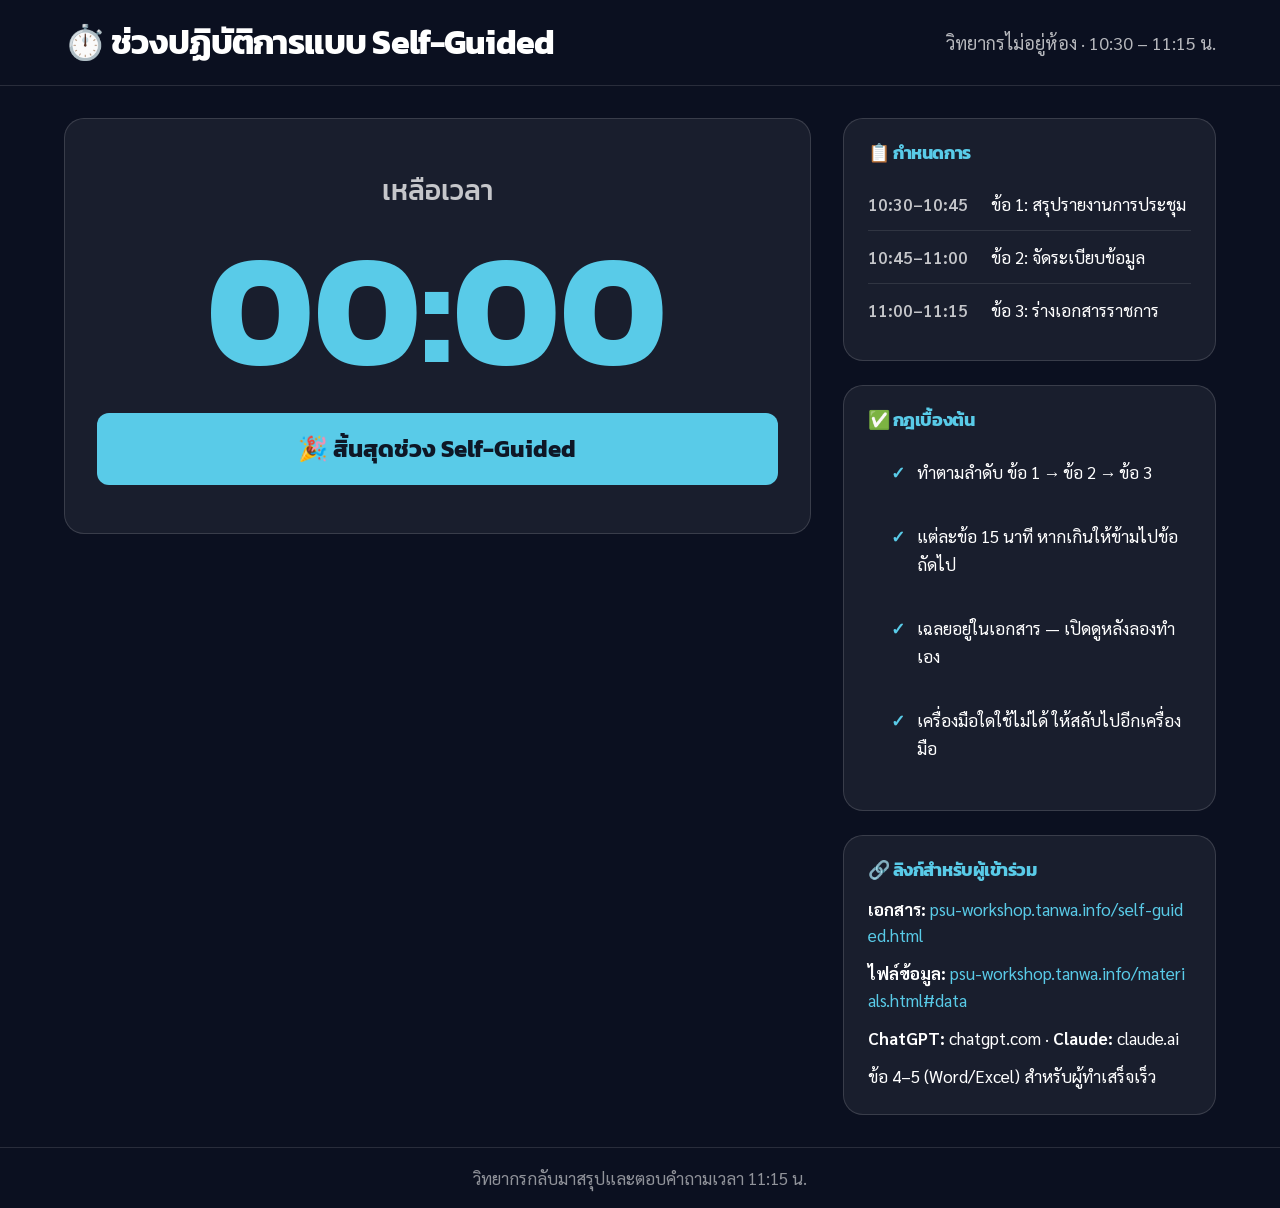
<file: instr-485892c1952ec5e86640b830/display.html>
<!DOCTYPE html>
<html lang="th">
<head>
  <meta charset="UTF-8">
  <meta name="viewport" content="width=device-width, initial-scale=1.0">
  <meta name="description" content="หน้าจอสำหรับแชร์ในช่วง Self-Guided 10:30-11:15 น.">
  <title>Self-Guided Display — AI for Admin</title>
  <link rel="stylesheet" href="../css/style.css?v=20260632">
  <link rel="preconnect" href="https://fonts.googleapis.com">
  <link rel="preconnect" href="https://fonts.gstatic.com" crossorigin>
  <link href="https://fonts.googleapis.com/css2?family=Kanit:wght@200;300;400;500;600;700;800&family=Sarabun:wght@300;400;500;600;700&family=Noto+Sans+Thai:wght@300;400;500;600;700&display=swap" rel="stylesheet">
</head>
<body class="display-page">
  <header>
    <h1>⏱️ ช่วงปฏิบัติการแบบ Self-Guided</h1>
    <div class="status">วิทยากรไม่อยู่ห้อง · 10:30 – 11:15 น.</div>
  </header>

  <main>
    <section class="countdown-box">
      <div class="countdown-label">เหลือเวลา</div>
      <div class="countdown-time" id="countdown">--:--</div>
      <div class="current-exercise" id="current">กำลังโหลด...</div>
    </section>

    <aside class="display-side">
      <div class="display-card">
        <h2>📋 กำหนดการ</h2>
        <table class="display-schedule" id="schedule">
          <tr data-start="10:30" data-end="10:45"><td class="time">10:30–10:45</td><td>ข้อ 1: สรุปรายงานการประชุม</td></tr>
          <tr data-start="10:45" data-end="11:00"><td class="time">10:45–11:00</td><td>ข้อ 2: จัดระเบียบข้อมูล</td></tr>
          <tr data-start="11:00" data-end="11:15"><td class="time">11:00–11:15</td><td>ข้อ 3: ร่างเอกสารราชการ</td></tr>
        </table>
      </div>

      <div class="display-card">
        <h2>✅ กฎเบื้องต้น</h2>
        <ul class="display-rules">
          <li>ทำตามลำดับ ข้อ 1 → ข้อ 2 → ข้อ 3</li>
          <li>แต่ละข้อ 15 นาที หากเกินให้ข้ามไปข้อถัดไป</li>
          <li>เฉลยอยู่ในเอกสาร — เปิดดูหลังลองทำเอง</li>
          <li>เครื่องมือใดใช้ไม่ได้ ให้สลับไปอีกเครื่องมือ</li>
        </ul>
      </div>

      <div class="display-card display-links">
        <h2>🔗 ลิงก์สำหรับผู้เข้าร่วม</h2>
        <div><strong>เอกสาร:</strong> <a href="https://psu-workshop.tanwa.info/self-guided.html">psu-workshop.tanwa.info/self-guided.html</a></div>
        <div style="margin-top:var(--s-3)"><strong>ไฟล์ข้อมูล:</strong> <a href="https://psu-workshop.tanwa.info/materials.html#data">psu-workshop.tanwa.info/materials.html#data</a></div>
        <div style="margin-top:var(--s-3)"><strong>ChatGPT:</strong> chatgpt.com · <strong>Claude:</strong> claude.ai</div>
        <div style="margin-top:var(--s-3);color:var(--ink-light)">ข้อ 4–5 (Word/Excel) สำหรับผู้ทำเสร็จเร็ว</div>
      </div>
    </aside>
  </main>

  <footer>
    วิทยากรกลับมาสรุปและตอบคำถามเวลา 11:15 น.
  </footer>

  <script>
    const blocks = [
      { start: '10:30', end: '10:45', label: 'ข้อ 1: สรุปรายงานการประชุม' },
      { start: '10:45', end: '11:00', label: 'ข้อ 2: จัดระเบียบข้อมูล' },
      { start: '11:00', end: '11:15', label: 'ข้อ 3: ร่างเอกสารราชการ' }
    ];
    const endTime = '11:15';

    function parseTime(str, now) {
      const [h, m] = str.split(':').map(Number);
      const d = new Date(now);
      d.setHours(h, m, 0, 0);
      return d;
    }

    function pad(n) { return n.toString().padStart(2, '0'); }

    function update() {
      const now = new Date();
      const end = parseTime(endTime, now);
      const diff = end - now;

      const cd = document.getElementById('countdown');
      const cur = document.getElementById('current');

      if (diff <= 0) {
        cd.textContent = '00:00';
        cur.textContent = '🎉 สิ้นสุดช่วง Self-Guided';
      } else {
        const totalMinutes = Math.floor(diff / 60000);
        const seconds = Math.floor((diff % 60000) / 1000);
        cd.textContent = `${pad(totalMinutes)}:${pad(seconds)}`;

        const active = blocks.find(b => {
          const s = parseTime(b.start, now);
          const e = parseTime(b.end, now);
          return now >= s && now < e;
        });
        cur.textContent = active ? `ขณะนี้: ${active.label}` : 'พัก / เปลี่ยนข้อ';
      }

      document.querySelectorAll('#schedule tr').forEach(row => {
        const s = parseTime(row.dataset.start, now);
        const e = parseTime(row.dataset.end, now);
        row.classList.toggle('active', now >= s && now < e);
      });
    }

    update();
    setInterval(update, 1000);
  </script>
</body>
</html>
</file>
<file: css/style.css>
/* ============================================================
   PSU AI for Admin Workshop — Site Stylesheet
   Faculty of Technology and Environment · PSU Phuket
   ------------------------------------------------------------
   Design system ported from the ESSM website and tuned to
   Impeccable standards: respect tokens, avoid AI slop,
   serve the workshop's real context.
   ============================================================ */

:root {
  /* PRIMARY — FACULTY PURPLE (สีม่วงคราม) */
  --purple-deep:  #2C2A6E;
  --purple:       #353583;
  --purple-light: #4B4BB0;
  --sritrang:     #B6B8DC;

  /* SECONDARY — PSU INSTITUTIONAL BLUES */
  --psu-deep:     #003C71;
  --psu-blue:     #0061A8;
  --psu-sky:      #009CDE;
  --psu-river:    #59CBE8;
  --psu-river-light: #7AD9F0;

  /* INK & NEUTRALS */
  --ink:          #0E1726;
  --slate:        #586172;
  --line:         #D8DEE7;
  --mist:         #EEF2F7;
  --sand:         #F5F2EC;
  --sand-dark:    #d8d0bf;
  --paper:        #FFFFFF;
  --night:        #0B1020;

  /* TYPOGRAPHY */
  --font-display: "Kanit", "Noto Sans Thai", sans-serif;
  --font-body:    "Sarabun", "Noto Sans Thai", sans-serif;

  --t-mega:  clamp(52px, 11vw, 140px);
  --t-h1:    clamp(38px, 5.5vw, 80px);
  --t-h2:    clamp(28px, 3.2vw, 44px);
  --t-h3:    24px;
  --t-h4:    19px;
  --t-body:  17px;
  --t-small: 15px;
  --t-tag:   12px;

  --lh-display: 0.94;
  --lh-head:    1.08;
  --lh-body:    1.65;

  /* SPACING (8px base) */
  --s-1: 4px;  --s-2: 8px;  --s-3: 12px; --s-4: 16px; --s-5: 24px;
  --s-6: 32px; --s-7: 48px; --s-8: 64px; --s-9: 96px; --s-10: 128px;

  /* RADII */
  --r-sm: 6px; --r-md: 12px; --r-lg: 20px; --r-pill: 999px;

  /* ELEVATION */
  --shadow-sm: 0 1px 3px rgba(14,23,38,.08);
  --shadow-md: 0 8px 28px rgba(14,23,38,.12);
  --shadow-lg: 0 24px 60px rgba(14,23,38,.18);

  /* LAYOUT */
  --maxw: 1200px;
  --gutter: clamp(20px, 5vw, 64px);
}

/* ---- reset ---- */
*, *::before, *::after { box-sizing: border-box; margin: 0; padding: 0; }
html { scroll-behavior: smooth; }
body {
  font-family: var(--font-body);
  font-size: var(--t-body);
  line-height: var(--lh-body);
  color: var(--ink);
  background: var(--paper);
  -webkit-font-smoothing: antialiased;
}
img, svg { display: block; max-width: 100%; height: auto; }
a { color: inherit; text-decoration: none; }
::selection { background: var(--psu-river); color: var(--ink); }

/* ---- focus ---- */
a:focus-visible, button:focus-visible, [tabindex]:not([tabindex="-1"]):focus-visible {
  outline: 2px solid var(--psu-river);
  outline-offset: 2px;
}
.skip-link {
  position: absolute;
  top: -40px;
  left: 0;
  background: var(--purple-deep);
  color: var(--paper);
  padding: 8px 16px;
  z-index: 100;
  transition: top .2s;
}
.skip-link:focus { top: 0; }

/* ---- layout ---- */
.container { max-width: var(--maxw); margin: 0 auto; padding-left: var(--gutter); padding-right: var(--gutter); }
.section { padding: clamp(56px, 7vw, 104px) 0; }
.section--mist { background: var(--mist); }
.section--sand { background: var(--sand); }
.section--ink  { background: var(--ink); color: var(--paper); }
.section--purple { background: var(--purple-deep); color: var(--paper); }

/* ---- typography ---- */
h1, h2, h3, h4 { font-family: var(--font-display); font-weight: 700; letter-spacing: -.025em; }
h1 { font-size: var(--t-h1); line-height: var(--lh-head); }
h2 { font-size: var(--t-h2); line-height: var(--lh-head); }
h3 { font-size: var(--t-h3); line-height: 1.18; }
h4 { font-size: var(--t-h4); line-height: 1.22; }
.display { font-family: var(--font-display); font-weight: 700; line-height: var(--lh-display); letter-spacing: -.03em; }
.lead { font-size: clamp(16px, 1.3vw, 19px); line-height: 1.65; color: var(--slate); max-width: 56ch; }

.eyebrow {
  display: inline-flex; align-items: center; gap: 10px;
  font-family: var(--font-display); font-weight: 500;
  font-size: var(--t-tag); letter-spacing: .14em; text-transform: uppercase;
  color: var(--slate);
}
.eyebrow .route-line { width: 26px; height: 1.5px; background: var(--line); }
.eyebrow .route-dot  { width: 6px; height: 6px; border-radius: 50%; background: var(--purple); }

/* ---- header ---- */
.nav {
  position: sticky; top: 0; z-index: 50;
  background: rgba(255,255,255,.92); backdrop-filter: blur(10px);
  border-bottom: 1px solid var(--mist);
}
.nav__container {
  max-width: var(--maxw); margin: 0 auto;
  padding: 14px var(--gutter);
  display: flex; align-items: center; justify-content: space-between; gap: 20px;
}
.nav__brand {
  font-family: var(--font-display); font-weight: 600; font-size: 18px;
  color: var(--purple-deep); letter-spacing: -.01em;
}
.nav__links {
  display: flex; align-items: center; gap: clamp(16px, 1.8vw, 28px);
  list-style: none; flex-wrap: wrap;
}
.nav__links a {
  font-family: var(--font-display); font-weight: 400; font-size: 14.5px;
  color: var(--ink); transition: color .15s ease;
}
.nav__links a:hover { color: var(--purple); }
.nav__links a[aria-current="page"] { color: var(--purple-deep); font-weight: 500; }

/* ---- buttons ---- */
.button, .hero__cta {
  display: inline-flex; align-items: center; justify-content: center; gap: 8px;
  font-family: var(--font-display); font-weight: 500; font-size: 15px;
  padding: 13px 26px; border-radius: var(--r-pill);
  cursor: pointer; border: 1.5px solid transparent;
  transition: transform .18s ease, box-shadow .18s ease, background .18s ease, border-color .18s ease;
}
.button:focus-visible, .hero__cta:focus-visible { outline: none; box-shadow: 0 0 0 3px rgba(89,203,232,.55); }
.button {
  background: var(--purple); color: var(--paper);
}
.button:hover { background: var(--purple-light); transform: translateY(-2px); box-shadow: 0 10px 24px rgba(53,53,131,.35); }
.button--river {
  background: var(--psu-river); color: var(--ink);
}
.button--river:hover { background: var(--psu-river-light); box-shadow: 0 10px 24px rgba(89,203,232,.45); }
.button--ghost {
  background: transparent; color: var(--purple-deep); border-color: var(--purple-deep);
}
.button--ghost:hover { background: var(--mist); }

/* ---- hero ---- */
.hero {
  position: relative;
  background: var(--night);
  color: var(--paper);
  padding: clamp(80px, 14vh, 160px) 0 clamp(100px, 16vh, 180px);
  overflow: hidden;
}
.hero::before {
  content: "";
  position: absolute; inset: 0;
  background:
    radial-gradient(ellipse 60% 70% at 74% 26%, rgba(89,203,232,.32), transparent 60%),
    radial-gradient(ellipse 50% 60% at 82% 40%, rgba(182,184,220,.22), transparent 55%),
    linear-gradient(125deg, rgba(44,42,110,.78) 0%, rgba(53,53,131,.58) 45%, rgba(0,60,113,.52) 100%);
}
.hero::after {
  content: "";
  position: absolute; inset: 0; opacity: .35;
  background: repeating-linear-gradient(122deg, transparent 0 26px, rgba(255,255,255,.04) 26px 27px);
}
.hero .container { position: relative; z-index: 2; }
.hero__eyebrow {
  display: inline-flex; align-items: center; gap: 10px;
  font-family: var(--font-display); font-weight: 500;
  font-size: var(--t-tag); letter-spacing: .14em; text-transform: uppercase;
  color: var(--psu-river); margin-bottom: var(--s-5);
}
.hero__eyebrow::before {
  content: "";
  width: 26px; height: 1.5px; background: var(--psu-river);
}
.hero h1 {
  font-size: var(--t-h1);
  line-height: var(--lh-display);
  color: var(--paper);
  max-width: 14ch;
}
.hero h1 span { font-weight: 300; }
.hero__meta {
  font-size: clamp(16px, 1.4vw, 19px);
  line-height: 1.6;
  color: rgba(255,255,255,.72);
  max-width: 56ch;
  margin-top: var(--s-5);
}
.hero__cta {
  background: var(--psu-river); color: var(--ink);
  margin-top: var(--s-6);
}
.hero__cta:hover { background: var(--psu-river-light); transform: translateY(-2px); box-shadow: 0 10px 24px rgba(89,203,232,.45); }

/* ---- cards ---- */
.card {
  background: var(--paper);
  border: 1px solid var(--line);
  border-radius: var(--r-lg);
  padding: clamp(24px, 3vw, 40px);
  box-shadow: var(--shadow-sm);
}
.card h2 { color: var(--purple-deep); margin-bottom: var(--s-4); }
.card h3 { color: var(--purple-deep); margin-bottom: var(--s-3); }

/* ---- resource grid ---- */
.resource-grid {
  display: grid;
  grid-template-columns: repeat(auto-fit, minmax(260px, 1fr));
  gap: var(--s-5);
}
.resource-card {
  background: var(--paper);
  border: 1px solid var(--line);
  border-radius: var(--r-lg);
  padding: var(--s-6);
  box-shadow: var(--shadow-sm);
  transition: transform .18s ease, box-shadow .18s ease;
  display: flex; flex-direction: column;
}
.resource-card:hover { transform: translateY(-4px); box-shadow: var(--shadow-md); }
.resource-card h3 { color: var(--purple-deep); font-size: 21px; margin-bottom: var(--s-3); }
.resource-card p { color: var(--slate); margin-bottom: var(--s-5); flex: 1; }

/* ---- timeline ---- */
.timeline { list-style: none; }
.timeline__item {
  display: grid;
  grid-template-columns: 130px 1fr;
  gap: var(--s-5);
  padding: var(--s-5) 0;
  border-bottom: 1px solid var(--line);
}
.timeline__item:last-child { border-bottom: none; }
.timeline__time {
  font-family: var(--font-display); font-weight: 500;
  font-size: 14px; letter-spacing: .04em;
  color: var(--purple); text-transform: uppercase;
}
.timeline__content { color: var(--ink); }

/* ---- lists ---- */
ul:not(.nav__links):not(.timeline):not(.rules), ol {
  padding-left: 1.4em;
}
ul:not(.nav__links):not(.timeline):not(.rules) li, ol li {
  margin-bottom: var(--s-3);
}

/* ---- notices ---- */
.notice {
  border-left: 3px solid var(--psu-river);
  background: var(--mist);
  padding: var(--s-5);
  border-radius: 0 var(--r-md) var(--r-md) 0;
  margin: var(--s-6) 0;
}
.notice--warning { border-left-color: var(--psu-sky); background: #e8f6fc; }
.notice--info { border-left-color: var(--psu-river); background: var(--mist); }

/* ---- exercises ---- */
.exercise {
  padding: var(--s-8) 0;
  border-bottom: 1px solid var(--line);
}
.exercise:first-of-type { padding-top: 0; }
.exercise:last-child { border-bottom: none; }
.exercise__header {
  display: flex; flex-wrap: wrap; align-items: baseline; justify-content: space-between;
  gap: var(--s-3); margin-bottom: var(--s-4);
}
.exercise__title { color: var(--purple-deep); font-size: var(--t-h2); }
.exercise__time {
  font-family: var(--font-display); font-weight: 500;
  font-size: 14px; letter-spacing: .06em; text-transform: uppercase;
  color: var(--purple);
}
.exercise__tool {
  display: inline-block;
  font-family: var(--font-display); font-size: 13px;
  color: var(--slate); margin-bottom: var(--s-5);
}
.exercise h3 { color: var(--purple-deep); margin: var(--s-6) 0 var(--s-3); }
.exercise ol.steps { padding-left: 1.4em; }
.exercise ol.steps li { margin-bottom: var(--s-3); }

.prompt-box {
  position: relative;
  background: var(--sand);
  border: 1px solid var(--sand-dark);
  border-radius: var(--r-md);
  padding: var(--s-5);
  font-family: var(--font-body);
  font-size: 15.5px;
  line-height: 1.7;
  white-space: pre-wrap;
  margin: var(--s-5) 0;
}

.copy-btn {
  position: absolute;
  top: 0.5rem;
  right: 0.5rem;
  background: var(--purple-deep);
  color: #fff;
  border: none;
  border-radius: 999px;
  padding: 0.35rem 0.9rem;
  font-family: var(--font-display);
  font-size: 0.8rem;
  cursor: pointer;
  opacity: 0.9;
  transition: opacity 0.2s ease, background 0.2s ease;
}
.copy-btn:hover { opacity: 1; background: var(--purple-mid); }
.copy-btn:active { transform: translateY(1px); }

.exercise details {
  background: var(--mist);
  border-radius: var(--r-md);
  padding: var(--s-5);
  margin: var(--s-6) 0;
}
.exercise details summary {
  font-family: var(--font-display); font-weight: 600;
  color: var(--purple-deep); cursor: pointer;
}
.exercise details[open] summary { margin-bottom: var(--s-4); }

.exercise table {
  width: 100%;
  border-collapse: collapse;
  margin: var(--s-5) 0;
  font-size: 15px;
}
.exercise table th, .exercise table td {
  padding: var(--s-3) var(--s-4);
  border: 1px solid var(--line);
  text-align: left;
}
.exercise table th { background: var(--mist); font-family: var(--font-display); font-weight: 600; color: var(--purple-deep); }

/* ---- rules / troubleshooting ---- */
.rules {
  list-style: none; padding: 0;
}
.rules li {
  padding: var(--s-3) 0 var(--s-3) 28px;
  position: relative;
  border-bottom: 1px solid var(--line);
}
.rules li:last-child { border-bottom: none; }
.rules li::before {
  content: "✓";
  position: absolute; left: 0; top: var(--s-3);
  color: var(--purple); font-weight: 700;
}

/* ---- footer ---- */
.footer {
  background: var(--night);
  color: rgba(255,255,255,.6);
  padding: var(--s-7) 0;
  font-size: 14px;
}

/* ---- materials page ---- */
.materials-list {
  list-style: none; padding: 0;
}
.materials-list li {
  border-bottom: 1px solid var(--line);
  padding: var(--s-5) 0;
}
.materials-list li:last-child { border-bottom: none; }
.materials-list a {
  font-family: var(--font-display); font-weight: 600;
  font-size: 18px; color: var(--purple-deep);
}
.materials-list a:hover { color: var(--purple); }
.materials-list p { color: var(--slate); margin-top: var(--s-2); }

/* ---- display page ---- */
.display-page {
  display: grid;
  grid-template-rows: auto 1fr auto;
  min-height: 100vh;
  background: var(--night);
  color: var(--paper);
}
.display-page header {
  display: flex; justify-content: space-between; align-items: center;
  padding: var(--s-5) var(--gutter);
  border-bottom: 1px solid rgba(255,255,255,.12);
}
.display-page header h1 {
  font-size: clamp(22px, 3vw, 34px);
  color: var(--paper);
}
.display-page .status { color: rgba(255,255,255,.7); font-size: clamp(14px, 2vw, 18px); }
.display-page main {
  display: grid; grid-template-columns: 2fr 1fr; gap: var(--s-6);
  padding: var(--s-6) var(--gutter);
  align-items: start;
}
.countdown-box {
  background: rgba(255,255,255,.06);
  border: 1px solid rgba(255,255,255,.14);
  border-radius: var(--r-lg);
  padding: var(--s-7) var(--s-6);
  text-align: center;
}
.countdown-label {
  font-family: var(--font-display); font-weight: 500;
  font-size: clamp(18px, 2.5vw, 28px);
  color: rgba(255,255,255,.75);
  margin-bottom: var(--s-5);
}
.countdown-time {
  font-family: var(--font-display); font-weight: 700;
  font-size: clamp(64px, 14vw, 160px);
  line-height: .9;
  color: var(--psu-river);
  font-variant-numeric: tabular-nums;
}
.current-exercise {
  margin-top: var(--s-6);
  padding: var(--s-4) var(--s-5);
  background: var(--psu-river);
  color: var(--ink);
  border-radius: var(--r-md);
  font-family: var(--font-display); font-weight: 700;
  font-size: clamp(16px, 2vw, 24px);
}
.display-side {
  display: flex; flex-direction: column; gap: var(--s-5);
}
.display-card {
  background: rgba(255,255,255,.06);
  border: 1px solid rgba(255,255,255,.14);
  border-radius: var(--r-lg);
  padding: var(--s-5);
}
.display-card h2 {
  color: var(--psu-river);
  font-size: 18px;
  margin-bottom: var(--s-4);
}
.display-schedule {
  width: 100%; border-collapse: collapse;
  font-size: clamp(14px, 1.5vw, 17px);
}
.display-schedule td {
  padding: var(--s-3) 0;
  border-bottom: 1px solid rgba(255,255,255,.1);
  vertical-align: top;
}
.display-schedule tr:last-child td { border-bottom: none; }
.display-schedule .time { white-space: nowrap; font-weight: 600; width: 38%; color: rgba(255,255,255,.75); }
.display-schedule .active { background: var(--psu-river); color: var(--ink); font-weight: 700; border-radius: var(--r-sm); }
.display-schedule .active .time { color: var(--ink); }
.display-rules { list-style: none; padding: 0; font-size: clamp(14px, 1.5vw, 17px); }
.display-rules li {
  padding: var(--s-3) 0 var(--s-3) 26px;
  position: relative;
}
.display-rules li::before {
  content: "✓";
  position: absolute; left: 0;
  color: var(--psu-river); font-weight: 700;
}
.display-links { font-size: clamp(14px, 1.5vw, 17px); line-height: 1.55; }
.display-links a { color: var(--psu-river); word-break: break-all; }
.display-page footer {
  text-align: center;
  padding: var(--s-4) var(--gutter);
  border-top: 1px solid rgba(255,255,255,.12);
  color: rgba(255,255,255,.55);
}

/* ---- responsive ---- */
@media (max-width: 900px) {
  .hero h1 { max-width: 100%; }
  .timeline__item { grid-template-columns: 1fr; gap: var(--s-2); }
  .display-page main { grid-template-columns: 1fr; }
  .display-page header { flex-direction: column; align-items: flex-start; gap: var(--s-3); }
}

@media (max-width: 640px) {
  .nav__container { flex-wrap: wrap; }
  .nav__links { gap: 14px; }
  .resource-grid { grid-template-columns: 1fr; }
  .hero { padding: 64px 0 80px; }
}

/* ---- kbd ---- */
kbd {
  display: inline-block;
  background: var(--night);
  color: var(--paper);
  font-family: var(--font-body);
  font-size: 0.85em;
  padding: 0.15em 0.55em;
  border-radius: var(--r-sm);
  box-shadow: 0 2px 0 rgba(0,0,0,.2);
}

/* ---- print ---- */
@media print {
  .nav, .footer, .hero__cta, .skip-link, .copy-btn { display: none !important; }
  body { font-size: 11pt; color: #000; background: #fff; }
  a { color: #000; text-decoration: underline; }
  a[href]::after { content: " (" attr(href) ")"; font-size: 0.8em; word-break: break-all; }
  .hero { padding: 20px 0; }
  .section { padding: 18px 0; }
  .prompt-box { background: #f5f5f5; border: 1px solid #ddd; }
  details { display: block; }
  details summary { font-weight: 700; }
}
</file>
<file: presentation/assets/modules/shiki-UqVAgQbi.css>
.resize-observer[data-v-b329ee4c]{position:absolute;top:0;left:0;z-index:-1;width:100%;height:100%;border:none;background-color:transparent;pointer-events:none;display:block;overflow:hidden;opacity:0}.resize-observer[data-v-b329ee4c] object{display:block;position:absolute;top:0;left:0;height:100%;width:100%;overflow:hidden;pointer-events:none;z-index:-1}.v-popper__popper{z-index:10000;top:0;left:0;outline:none}.v-popper__popper.v-popper__popper--hidden{visibility:hidden;opacity:0;transition:opacity .15s,visibility .15s;pointer-events:none}.v-popper__popper.v-popper__popper--shown{visibility:visible;opacity:1;transition:opacity .15s}.v-popper__popper.v-popper__popper--skip-transition,.v-popper__popper.v-popper__popper--skip-transition>.v-popper__wrapper{transition:none!important}.v-popper__backdrop{position:absolute;top:0;left:0;width:100%;height:100%;display:none}.v-popper__inner{position:relative;box-sizing:border-box;overflow-y:auto}.v-popper__inner>div{position:relative;z-index:1;max-width:inherit;max-height:inherit}.v-popper__arrow-container{position:absolute;width:10px;height:10px}.v-popper__popper--arrow-overflow .v-popper__arrow-container,.v-popper__popper--no-positioning .v-popper__arrow-container{display:none}.v-popper__arrow-inner,.v-popper__arrow-outer{border-style:solid;position:absolute;top:0;left:0;width:0;height:0}.v-popper__arrow-inner{visibility:hidden;border-width:7px}.v-popper__arrow-outer{border-width:6px}.v-popper__popper[data-popper-placement^=top] .v-popper__arrow-inner,.v-popper__popper[data-popper-placement^=bottom] .v-popper__arrow-inner{left:-2px}.v-popper__popper[data-popper-placement^=top] .v-popper__arrow-outer,.v-popper__popper[data-popper-placement^=bottom] .v-popper__arrow-outer{left:-1px}.v-popper__popper[data-popper-placement^=top] .v-popper__arrow-inner,.v-popper__popper[data-popper-placement^=top] .v-popper__arrow-outer{border-bottom-width:0;border-left-color:transparent!important;border-right-color:transparent!important;border-bottom-color:transparent!important}.v-popper__popper[data-popper-placement^=top] .v-popper__arrow-inner{top:-2px}.v-popper__popper[data-popper-placement^=bottom] .v-popper__arrow-container{top:0}.v-popper__popper[data-popper-placement^=bottom] .v-popper__arrow-inner,.v-popper__popper[data-popper-placement^=bottom] .v-popper__arrow-outer{border-top-width:0;border-left-color:transparent!important;border-right-color:transparent!important;border-top-color:transparent!important}.v-popper__popper[data-popper-placement^=bottom] .v-popper__arrow-inner{top:-4px}.v-popper__popper[data-popper-placement^=bottom] .v-popper__arrow-outer{top:-6px}.v-popper__popper[data-popper-placement^=left] .v-popper__arrow-inner,.v-popper__popper[data-popper-placement^=right] .v-popper__arrow-inner{top:-2px}.v-popper__popper[data-popper-placement^=left] .v-popper__arrow-outer,.v-popper__popper[data-popper-placement^=right] .v-popper__arrow-outer{top:-1px}.v-popper__popper[data-popper-placement^=right] .v-popper__arrow-inner,.v-popper__popper[data-popper-placement^=right] .v-popper__arrow-outer{border-left-width:0;border-left-color:transparent!important;border-top-color:transparent!important;border-bottom-color:transparent!important}.v-popper__popper[data-popper-placement^=right] .v-popper__arrow-inner{left:-4px}.v-popper__popper[data-popper-placement^=right] .v-popper__arrow-outer{left:-6px}.v-popper__popper[data-popper-placement^=left] .v-popper__arrow-container{right:-10px}.v-popper__popper[data-popper-placement^=left] .v-popper__arrow-inner,.v-popper__popper[data-popper-placement^=left] .v-popper__arrow-outer{border-right-width:0;border-top-color:transparent!important;border-right-color:transparent!important;border-bottom-color:transparent!important}.v-popper__popper[data-popper-placement^=left] .v-popper__arrow-inner{left:-2px}.v-popper--theme-tooltip .v-popper__inner{background:#000c;color:#fff;border-radius:6px;padding:7px 12px 6px}.v-popper--theme-tooltip .v-popper__arrow-outer{border-color:#000c}.v-popper--theme-dropdown .v-popper__inner{background:#fff;color:#000;border-radius:6px;border:1px solid #ddd;box-shadow:0 6px 30px #0000001a}.v-popper--theme-dropdown .v-popper__arrow-inner{visibility:visible;border-color:#fff}.v-popper--theme-dropdown .v-popper__arrow-outer{border-color:#ddd}:root{--twoslash-border-color: #8888;--twoslash-underline-color: currentColor;--twoslash-highlighted-border: #c37d0d50;--twoslash-highlighted-bg: #c37d0d20;--twoslash-popup-bg: #f8f8f8;--twoslash-popup-color: inherit;--twoslash-popup-shadow: rgba(0, 0, 0, .08) 0px 1px 4px;--twoslash-docs-color: #888;--twoslash-docs-font: sans-serif;--twoslash-code-font: inherit;--twoslash-code-font-size: 1em;--twoslash-matched-color: inherit;--twoslash-unmatched-color: #888;--twoslash-cursor-color: #8888;--twoslash-error-color: #d45656;--twoslash-error-bg: #d4565620;--twoslash-warn-color: #c37d0d;--twoslash-warn-bg: #c37d0d20;--twoslash-tag-color: #3772cf;--twoslash-tag-bg: #3772cf20;--twoslash-tag-warn-color: var(--twoslash-warn-color);--twoslash-tag-warn-bg: var(--twoslash-warn-bg);--twoslash-tag-annotate-color: #1ba673;--twoslash-tag-annotate-bg: #1ba67320}@media(prefers-reduced-motion:reduce){.twoslash *{transition:none!important}}.twoslash:hover .twoslash-hover{border-color:var(--twoslash-underline-color)}.twoslash .twoslash-hover{border-bottom:1px dotted transparent;transition-timing-function:ease;transition:border-color .3s;position:relative}.twoslash .twoslash-popup-container{position:absolute;opacity:0;display:inline-flex;flex-direction:column;transform:translateY(1.1em);background:var(--twoslash-popup-bg);color:var(--twoslash-popup-color);border:1px solid var(--twoslash-border-color);transition:opacity .3s;border-radius:4px;pointer-events:none;z-index:10;-webkit-user-select:none;user-select:none;text-align:left;box-shadow:var(--twoslash-popup-shadow)}.twoslash .twoslash-query-persisted .twoslash-popup-container{z-index:9;transform:translateY(1.5em)}.twoslash .twoslash-hover:hover .twoslash-popup-container,.twoslash .twoslash-error-hover:hover .twoslash-popup-container,.twoslash .twoslash-query-persisted .twoslash-popup-container,.twoslash .twoslash-query-line .twoslash-popup-container{opacity:1;pointer-events:auto}.twoslash .twoslash-popup-container:hover{-webkit-user-select:auto;user-select:auto}.twoslash .twoslash-popup-arrow{position:absolute;top:-4px;left:1em;border-top:1px solid var(--twoslash-border-color);border-right:1px solid var(--twoslash-border-color);background:var(--twoslash-popup-bg);transform:rotate(-45deg);width:6px;height:6px;pointer-events:none}.twoslash .twoslash-popup-code,.twoslash .twoslash-popup-error,.twoslash .twoslash-popup-docs{padding:6px 8px!important}.twoslash .twoslash-popup-code{font-family:var(--twoslash-code-font);font-size:var(--twoslash-code-font-size)}.twoslash .twoslash-popup-docs{color:var(--twoslash-docs-color);font-family:var(--twoslash-docs-font);font-size:.8em;border-top:1px solid var(--twoslash-border-color)}.twoslash .twoslash-popup-error{color:var(--twoslash-error-color);background-color:var(--twoslash-error-bg);font-family:var(--twoslash-docs-font);font-size:.8em}.twoslash .twoslash-popup-docs-tags{display:flex;flex-direction:column;font-family:var(--twoslash-docs-font)}.twoslash .twoslash-popup-docs-tags,.twoslash .twoslash-popup-docs-tag-name{margin-right:.5em}.twoslash .twoslash-popup-docs-tag-name{font-family:var(--twoslash-code-font)}.twoslash .twoslash-query-line .twoslash-popup-container{position:relative;margin-bottom:1.4em;transform:translateY(.6em)}.twoslash .twoslash-error-line{position:relative;background-color:var(--twoslash-error-bg);border-left:3px solid var(--twoslash-error-color);color:var(--twoslash-error-color);padding:6px 12px;margin:.2em 0;min-width:100%;width:max-content}.twoslash .twoslash-error-line.twoslash-error-level-warning{background-color:var(--twoslash-warn-bg);border-left:3px solid var(--twoslash-warn-color);color:var(--twoslash-warn-color)}.twoslash .twoslash-error{background:url("data:image/svg+xml,%3Csvg%20xmlns%3D'http%3A%2F%2Fwww.w3.org%2F2000%2Fsvg'%20viewBox%3D'0%200%206%203'%20enable-background%3D'new%200%200%206%203'%20height%3D'3'%20width%3D'6'%3E%3Cg%20fill%3D'%23c94824'%3E%3Cpolygon%20points%3D'5.5%2C0%202.5%2C3%201.1%2C3%204.1%2C0'%2F%3E%3Cpolygon%20points%3D'4%2C0%206%2C2%206%2C0.6%205.4%2C0'%2F%3E%3Cpolygon%20points%3D'0%2C2%201%2C3%202.4%2C3%200%2C0.6'%2F%3E%3C%2Fg%3E%3C%2Fsvg%3E") repeat-x bottom left;padding-bottom:2px}.twoslash .twoslash-error.twoslash-error-level-warning{background:url("data:image/svg+xml,%3Csvg%20xmlns%3D'http%3A%2F%2Fwww.w3.org%2F2000%2Fsvg'%20viewBox%3D'0%200%206%203'%20enable-background%3D'new%200%200%206%203'%20height%3D'3'%20width%3D'6'%3E%3Cg%20fill%3D'%23c37d0d'%3E%3Cpolygon%20points%3D'5.5%2C0%202.5%2C3%201.1%2C3%204.1%2C0'%2F%3E%3Cpolygon%20points%3D'4%2C0%206%2C2%206%2C0.6%205.4%2C0'%2F%3E%3Cpolygon%20points%3D'0%2C2%201%2C3%202.4%2C3%200%2C0.6'%2F%3E%3C%2Fg%3E%3C%2Fsvg%3E") repeat-x bottom left;padding-bottom:2px}.twoslash .twoslash-completion-cursor{position:relative}.twoslash .twoslash-completion-cursor .twoslash-completion-list{-webkit-user-select:none;user-select:none;position:absolute;top:0;left:0;transform:translateY(1.2em);margin:3px 0 0 -1px;display:inline-block;z-index:8;box-shadow:var(--twoslash-popup-shadow);background:var(--twoslash-popup-bg);border:1px solid var(--twoslash-border-color)}.twoslash-completion-list{width:240px;font-size:.8rem;padding:4px;display:flex;flex-direction:column;gap:4px}.twoslash-completion-list:hover{-webkit-user-select:auto;user-select:auto}.twoslash-completion-list:before{background-color:var(--twoslash-cursor-color);width:2px;position:absolute;top:-1.6em;height:1.4em;left:-1px;content:" "}.twoslash-completion-list li{overflow:hidden;display:flex;align-items:center;gap:.25em;line-height:1em}.twoslash-completion-list li span.twoslash-completions-unmatched{color:var(--twoslash-unmatched-color)}.twoslash-completion-list .deprecated{text-decoration:line-through;opacity:.5}.twoslash-completion-list li span.twoslash-completions-matched{color:var(--twoslash-matched-color)}.twoslash-highlighted{background-color:var(--twoslash-highlighted-bg);border:1px solid var(--twoslash-highlighted-border);padding:1px 2px;margin:-1px -3px;border-radius:4px}.twoslash-completion-list .twoslash-completions-icon{color:var(--twoslash-unmatched-color);width:1em;flex:none}.twoslash .twoslash-tag-line{position:relative;background-color:var(--twoslash-tag-bg);border-left:3px solid var(--twoslash-tag-color);color:var(--twoslash-tag-color);padding:6px 10px;margin:.2em 0;display:flex;align-items:center;gap:.3em;min-width:100%;width:max-content}.twoslash .twoslash-tag-line .twoslash-tag-icon{width:1.1em;color:inherit}.twoslash .twoslash-tag-line.twoslash-tag-error-line{background-color:var(--twoslash-error-bg);border-left:3px solid var(--twoslash-error-color);color:var(--twoslash-error-color)}.twoslash .twoslash-tag-line.twoslash-tag-warn-line{background-color:var(--twoslash-tag-warn-bg);border-left:3px solid var(--twoslash-tag-warn-color);color:var(--twoslash-tag-warn-color)}.twoslash .twoslash-tag-line.twoslash-tag-annotate-line{background-color:var(--twoslash-tag-annotate-bg);border-left:3px solid var(--twoslash-tag-annotate-color);color:var(--twoslash-tag-annotate-color)}:root{--twoslash-popup-bg: var(--vp-c-bg, inherit);--twoslash-popup-color: var(--vp-c-text-1);--twoslash-docs-color: var(--vp-c-text-1);--twoslash-docs-font: var(--vp-font-family-base);--twoslash-code-font: var(--vp-font-family-mono);--twoslash-code-size: var(--vp-code-font-size);--twoslash-underline-color: #8888;--twoslash-border-color: var(--vp-c-border);--twoslash-cursor-color: var(--vp-c-brand);--twoslash-matched-color: var(--vp-c-brand);--twoslash-unmatched-color: var(--vp-c-text-2)}.v-popper--theme-twoslash{z-index:calc(var(--vp-z-index-local-nav) - 1)}.v-popper--theme-twoslash.v-popper__popper{content-visibility:auto}.v-popper--theme-twoslash .v-popper__inner{background:var(--twoslash-popup-bg);color:var(--twoslash-popup-color);border-color:var(--twoslash-border-color)}.v-popper--theme-twoslash .v-popper__arrow-outer{border-color:var(--twoslash-border-color)}.v-popper--theme-twoslash .v-popper__arrow-inner{border-color:var(--twoslash-popup-bg)}.twoslash-popup-container{transform:translateY(1.5em)}.twoslash-query-persisted .twoslash-popup-container{transform:translateY(1.8em)}.twoslash .v-popper{display:inline-block}.twoslash-completion-list .twoslash-completions-icon{color:var(--twoslash-unmatched-color)!important}.twoslash-floating .twoslash-popup-code{max-width:600px;display:block;width:fit-content;min-width:100%;padding:6px 12px;line-height:var(--vp-code-line-height);font-size:var(--twoslash-code-size);transition:color .5s;white-space:pre-wrap}.twoslash-floating .twoslash-popup-docs,.twoslash-floating .twoslash-popup-error{padding:12px!important;font-family:var(--twoslash-docs-font);font-size:.9em;max-height:500px;max-width:700px;overflow-y:auto;overflow-x:hidden;text-wrap:balance}.twoslash-floating .twoslash-popup-docs p:first-child,.twoslash-floating .twoslash-popup-error p:first-child{margin-top:0}.twoslash-floating .twoslash-popup-docs p:last-child,.twoslash-floating .twoslash-popup-error p:last-child{margin-bottom:0}.twoslash-floating .twoslash-popup-docs{border-top:1px solid var(--twoslash-border-color);color:var(--twoslash-docs-color)}.twoslash-floating .twoslash-popup-error{color:var(--twoslash-error-color)}.twoslash-floating .twoslash-popup-error.twoslash-error-level-warning{color:var(--twoslash-warn-color)}.twoslash-floating .twoslash-popup-docs p,.twoslash-floating .twoslash-popup-error p{margin:6px 0;text-wrap:balance}.twoslash-floating .twoslash-popup-docs pre .twoslash-floating .twoslash-popup-error pre{background-color:var(--vp-code-block-bg);border-radius:8px;padding:12px;margin:6px -2px;overflow-x:auto}.twoslash-floating .twoslash-popup-docs-tags{display:flex;flex-direction:column;padding:8px 12px!important}.twoslash-floating .twoslash-popup-docs-tags .twoslash-popup-docs-tag-name{font-family:var(--twoslash-code-font);color:var(--twoslash-unmatched-color);margin-right:.5em}.twoslash-completion-cursor{height:1.2em;width:2px;margin-bottom:-.2em;background:var(--twoslash-cursor-color);display:inline-block;-webkit-user-select:none;user-select:none}.twoslash-floating.twoslash-completion .v-popper__arrow-container{display:none}.twoslash-floating.twoslash-completion .twoslash-completion-list{padding:6px;font-family:var(--twoslash-code-font);font-size:var(--twoslash-code-size)!important}.twoslash-floating.twoslash-completion .twoslash-completion-list li{padding:3px 0}.twoslash-error:empty,.twoslash-error-empty{display:inline-block;min-width:.55em;min-height:1.2em;vertical-align:middle}
</file>
<file: presentation/assets/index-Tx9ciTrD.css>
*,:before,:after{box-sizing:border-box;border-width:0;border-style:solid;border-color:var(--un-default-border-color, #e5e7eb)}:before,:after{--un-content: ""}html,:host{line-height:1.5;-webkit-text-size-adjust:100%;-moz-tab-size:4;tab-size:4;font-family:ui-sans-serif,system-ui,sans-serif,"Apple Color Emoji","Segoe UI Emoji",Segoe UI Symbol,"Noto Color Emoji";font-feature-settings:normal;font-variation-settings:normal;-webkit-tap-highlight-color:transparent}body{margin:0;line-height:inherit}hr{height:0;color:inherit;border-top-width:1px}abbr:where([title]){text-decoration:underline dotted}h1,h2,h3,h4,h5,h6{font-size:inherit;font-weight:inherit}a{color:inherit;text-decoration:inherit}b,strong{font-weight:bolder}code,kbd,samp,pre{font-family:ui-monospace,SFMono-Regular,Menlo,Monaco,Consolas,Liberation Mono,Courier New,monospace;font-feature-settings:normal;font-variation-settings:normal;font-size:1em}small{font-size:80%}sub,sup{font-size:75%;line-height:0;position:relative;vertical-align:baseline}sub{bottom:-.25em}sup{top:-.5em}table{text-indent:0;border-color:inherit;border-collapse:collapse}button,input,optgroup,select,textarea{font-family:inherit;font-feature-settings:inherit;font-variation-settings:inherit;font-size:100%;font-weight:inherit;line-height:inherit;color:inherit;margin:0;padding:0}button,select{text-transform:none}button,[type=button],[type=reset],[type=submit]{-webkit-appearance:button;background-color:transparent;background-image:none}:-moz-focusring{outline:auto}:-moz-ui-invalid{box-shadow:none}progress{vertical-align:baseline}::-webkit-inner-spin-button,::-webkit-outer-spin-button{height:auto}[type=search]{-webkit-appearance:textfield;outline-offset:-2px}::-webkit-search-decoration{-webkit-appearance:none}::-webkit-file-upload-button{-webkit-appearance:button;font:inherit}summary{display:list-item}blockquote,dl,dd,h1,h2,h3,h4,h5,h6,hr,figure,p,pre{margin:0}fieldset{margin:0;padding:0}legend{padding:0}ol,ul,menu{list-style:none;margin:0;padding:0}dialog{padding:0}textarea{resize:vertical}input::placeholder,textarea::placeholder{opacity:1;color:#9ca3af}button,[role=button]{cursor:pointer}:disabled{cursor:default}img,svg,video,canvas,audio,iframe,embed,object{display:block;vertical-align:middle}img,video{max-width:100%;height:auto}[hidden]:where(:not([hidden=until-found])){display:none}*,:before,:after{--un-rotate:0;--un-rotate-x:0;--un-rotate-y:0;--un-rotate-z:0;--un-scale-x:1;--un-scale-y:1;--un-scale-z:1;--un-skew-x:0;--un-skew-y:0;--un-translate-x:0;--un-translate-y:0;--un-translate-z:0;--un-pan-x: ;--un-pan-y: ;--un-pinch-zoom: ;--un-scroll-snap-strictness:proximity;--un-ordinal: ;--un-slashed-zero: ;--un-numeric-figure: ;--un-numeric-spacing: ;--un-numeric-fraction: ;--un-border-spacing-x:0;--un-border-spacing-y:0;--un-ring-offset-shadow:0 0 rgb(0 0 0 / 0);--un-ring-shadow:0 0 rgb(0 0 0 / 0);--un-shadow-inset: ;--un-shadow:0 0 rgb(0 0 0 / 0);--un-ring-inset: ;--un-ring-offset-width:0px;--un-ring-offset-color:#fff;--un-ring-width:0px;--un-ring-color:rgb(147 197 253 / .5);--un-blur: ;--un-brightness: ;--un-contrast: ;--un-drop-shadow: ;--un-grayscale: ;--un-hue-rotate: ;--un-invert: ;--un-saturate: ;--un-sepia: ;--un-backdrop-blur: ;--un-backdrop-brightness: ;--un-backdrop-contrast: ;--un-backdrop-grayscale: ;--un-backdrop-hue-rotate: ;--un-backdrop-invert: ;--un-backdrop-opacity: ;--un-backdrop-saturate: ;--un-backdrop-sepia: }::backdrop{--un-rotate:0;--un-rotate-x:0;--un-rotate-y:0;--un-rotate-z:0;--un-scale-x:1;--un-scale-y:1;--un-scale-z:1;--un-skew-x:0;--un-skew-y:0;--un-translate-x:0;--un-translate-y:0;--un-translate-z:0;--un-pan-x: ;--un-pan-y: ;--un-pinch-zoom: ;--un-scroll-snap-strictness:proximity;--un-ordinal: ;--un-slashed-zero: ;--un-numeric-figure: ;--un-numeric-spacing: ;--un-numeric-fraction: ;--un-border-spacing-x:0;--un-border-spacing-y:0;--un-ring-offset-shadow:0 0 rgb(0 0 0 / 0);--un-ring-shadow:0 0 rgb(0 0 0 / 0);--un-shadow-inset: ;--un-shadow:0 0 rgb(0 0 0 / 0);--un-ring-inset: ;--un-ring-offset-width:0px;--un-ring-offset-color:#fff;--un-ring-width:0px;--un-ring-color:rgb(147 197 253 / .5);--un-blur: ;--un-brightness: ;--un-contrast: ;--un-drop-shadow: ;--un-grayscale: ;--un-hue-rotate: ;--un-invert: ;--un-saturate: ;--un-sepia: ;--un-backdrop-blur: ;--un-backdrop-brightness: ;--un-backdrop-contrast: ;--un-backdrop-grayscale: ;--un-backdrop-hue-rotate: ;--un-backdrop-invert: ;--un-backdrop-opacity: ;--un-backdrop-saturate: ;--un-backdrop-sepia: }:is(.prose){color:var(--un-prose-body);max-width:65ch}:is(.prose) :where(p):not(:where([class~=not-prose],[class~=not-prose] *)){margin-top:1.25em;margin-bottom:1.25em}:is(.prose) :where([class~=lead]):not(:where([class~=not-prose],[class~=not-prose] *)){color:var(--un-prose-lead);font-size:1.25em;line-height:1.6;margin-top:1.2em;margin-bottom:1.2em}:is(.prose) :where(a):not(:where([class~=not-prose],[class~=not-prose] *)){color:var(--un-prose-links);text-decoration:underline;font-weight:500}:is(.prose) :where(strong):not(:where([class~=not-prose],[class~=not-prose] *)){color:var(--un-prose-bold);font-weight:600}:is(.prose) :where(a strong):not(:where([class~=not-prose],[class~=not-prose] *)){color:inherit}:is(.prose) :where(blockquote strong):not(:where([class~=not-prose],[class~=not-prose] *)){color:inherit}:is(.prose) :where(thead th strong):not(:where([class~=not-prose],[class~=not-prose] *)){color:inherit}:is(.prose) :where(ol):not(:where([class~=not-prose],[class~=not-prose] *)){list-style-type:decimal;margin-top:1.25em;margin-bottom:1.25em;padding-inline-start:1.625em}:is(.prose) :where(ol[type=A]):not(:where([class~=not-prose],[class~=not-prose] *)){list-style-type:upper-alpha}:is(.prose) :where(ol[type=a]):not(:where([class~=not-prose],[class~=not-prose] *)){list-style-type:lower-alpha}:is(.prose) :where(ol[type=A s]):not(:where([class~=not-prose],[class~=not-prose] *)){list-style-type:upper-alpha}:is(.prose) :where(ol[type=a s]):not(:where([class~=not-prose],[class~=not-prose] *)){list-style-type:lower-alpha}:is(.prose) :where(ol[type=I]):not(:where([class~=not-prose],[class~=not-prose] *)){list-style-type:upper-roman}:is(.prose) :where(ol[type=i]):not(:where([class~=not-prose],[class~=not-prose] *)){list-style-type:lower-roman}:is(.prose) :where(ol[type=I s]):not(:where([class~=not-prose],[class~=not-prose] *)){list-style-type:upper-roman}:is(.prose) :where(ol[type=i s]):not(:where([class~=not-prose],[class~=not-prose] *)){list-style-type:lower-roman}:is(.prose) :where(ol[type="1"]):not(:where([class~=not-prose],[class~=not-prose] *)){list-style-type:decimal}:is(.prose) :where(ul):not(:where([class~=not-prose],[class~=not-prose] *)){list-style-type:disc;margin-top:1.25em;margin-bottom:1.25em;padding-inline-start:1.625em}:is(.prose) :where(ol>li):not(:where([class~=not-prose],[class~=not-prose] *))::marker{font-weight:400;color:var(--un-prose-counters)}:is(.prose) :where(ul>li):not(:where([class~=not-prose],[class~=not-prose] *))::marker{color:var(--un-prose-bullets)}:is(.prose) :where(dt):not(:where([class~=not-prose],[class~=not-prose] *)){color:var(--un-prose-headings);font-weight:600;margin-top:1.25em}:is(.prose) :where(hr):not(:where([class~=not-prose],[class~=not-prose] *)){border-color:var(--un-prose-hr);border-top-width:1px;margin-top:3em;margin-bottom:3em}:is(.prose) :where(blockquote):not(:where([class~=not-prose],[class~=not-prose] *)){font-weight:500;font-style:italic;color:var(--un-prose-quotes);border-inline-start-width:.25rem;border-inline-start-color:var(--un-prose-quote-borders);quotes:"“""”""‘""’";margin-top:1.6em;margin-bottom:1.6em;padding-inline-start:1em}:is(.prose) :where(blockquote p:first-of-type):not(:where([class~=not-prose],[class~=not-prose] *)):before{content:open-quote}:is(.prose) :where(blockquote p:last-of-type):not(:where([class~=not-prose],[class~=not-prose] *)):after{content:close-quote}:is(.prose) :where(h1):not(:where([class~=not-prose],[class~=not-prose] *)){color:var(--un-prose-headings);font-weight:800;font-size:2.25em;margin-top:0;margin-bottom:.8888889em;line-height:1.1111111}:is(.prose) :where(h1 strong):not(:where([class~=not-prose],[class~=not-prose] *)){font-weight:900;color:inherit}:is(.prose) :where(h2):not(:where([class~=not-prose],[class~=not-prose] *)){color:var(--un-prose-headings);font-weight:700;font-size:1.5em;margin-top:2em;margin-bottom:1em;line-height:1.3333333}:is(.prose) :where(h2 strong):not(:where([class~=not-prose],[class~=not-prose] *)){font-weight:800;color:inherit}:is(.prose) :where(h3):not(:where([class~=not-prose],[class~=not-prose] *)){color:var(--un-prose-headings);font-weight:600;font-size:1.25em;margin-top:1.6em;margin-bottom:.6em;line-height:1.6}:is(.prose) :where(h3 strong):not(:where([class~=not-prose],[class~=not-prose] *)){font-weight:700;color:inherit}:is(.prose) :where(h4):not(:where([class~=not-prose],[class~=not-prose] *)){color:var(--un-prose-headings);font-weight:600;margin-top:1.5em;margin-bottom:.5em;line-height:1.5}:is(.prose) :where(h4 strong):not(:where([class~=not-prose],[class~=not-prose] *)){font-weight:700;color:inherit}:is(.prose) :where(img):not(:where([class~=not-prose],[class~=not-prose] *)){margin-top:2em;margin-bottom:2em}:is(.prose) :where(picture):not(:where([class~=not-prose],[class~=not-prose] *)){display:block;margin-top:2em;margin-bottom:2em}:is(.prose) :where(video):not(:where([class~=not-prose],[class~=not-prose] *)){margin-top:2em;margin-bottom:2em}:is(.prose) :where(kbd):not(:where([class~=not-prose],[class~=not-prose] *)){font-weight:500;font-family:inherit;color:var(--un-prose-kbd);box-shadow:0 0 0 1px rgb(var(--un-prose-kbd-shadows) / 10%),0 3px rgb(var(--un-prose-kbd-shadows) / 10%);font-size:.875em;border-radius:.3125rem;padding-top:.1875em;padding-inline-end:.375em;padding-bottom:.1875em;padding-inline-start:.375em}:is(.prose) :where(code):not(:where([class~=not-prose],[class~=not-prose] *)){color:var(--un-prose-code);font-weight:600;font-size:.875em}:is(.prose) :where(code):not(:where([class~=not-prose],[class~=not-prose] *)):before{content:"`"}:is(.prose) :where(code):not(:where([class~=not-prose],[class~=not-prose] *)):after{content:"`"}:is(.prose) :where(a code):not(:where([class~=not-prose],[class~=not-prose] *)){color:inherit}:is(.prose) :where(h1 code):not(:where([class~=not-prose],[class~=not-prose] *)){color:inherit}:is(.prose) :where(h2 code):not(:where([class~=not-prose],[class~=not-prose] *)){color:inherit;font-size:.875em}:is(.prose) :where(h3 code):not(:where([class~=not-prose],[class~=not-prose] *)){color:inherit;font-size:.9em}:is(.prose) :where(h4 code):not(:where([class~=not-prose],[class~=not-prose] *)){color:inherit}:is(.prose) :where(blockquote code):not(:where([class~=not-prose],[class~=not-prose] *)){color:inherit}:is(.prose) :where(thead th code):not(:where([class~=not-prose],[class~=not-prose] *)){color:inherit}:is(.prose) :where(pre):not(:where([class~=not-prose],[class~=not-prose] *)){color:var(--un-prose-pre-code);background-color:var(--un-prose-pre-bg);overflow-x:auto;font-weight:400;font-size:.875em;line-height:1.7142857;margin-top:1.7142857em;margin-bottom:1.7142857em;border-radius:.375rem;padding-top:.8571429em;padding-inline-end:1.1428571em;padding-bottom:.8571429em;padding-inline-start:1.1428571em}:is(.prose) :where(pre code):not(:where([class~=not-prose],[class~=not-prose] *)){background-color:transparent;border-width:0;border-radius:0;padding:0;font-weight:inherit;color:inherit;font-size:inherit;font-family:inherit;line-height:inherit}:is(.prose) :where(pre code):not(:where([class~=not-prose],[class~=not-prose] *)):before{content:none}:is(.prose) :where(pre code):not(:where([class~=not-prose],[class~=not-prose] *)):after{content:none}:is(.prose) :where(table):not(:where([class~=not-prose],[class~=not-prose] *)){width:100%;table-layout:auto;margin-top:2em;margin-bottom:2em;font-size:.875em;line-height:1.7142857}:is(.prose) :where(thead):not(:where([class~=not-prose],[class~=not-prose] *)){border-bottom-width:1px;border-bottom-color:var(--un-prose-th-borders)}:is(.prose) :where(thead th):not(:where([class~=not-prose],[class~=not-prose] *)){color:var(--un-prose-headings);font-weight:600;vertical-align:bottom;padding-inline-end:.5714286em;padding-bottom:.5714286em;padding-inline-start:.5714286em}:is(.prose) :where(tbody tr):not(:where([class~=not-prose],[class~=not-prose] *)){border-bottom-width:1px;border-bottom-color:var(--un-prose-td-borders)}:is(.prose) :where(tbody tr:last-child):not(:where([class~=not-prose],[class~=not-prose] *)){border-bottom-width:0}:is(.prose) :where(tbody td):not(:where([class~=not-prose],[class~=not-prose] *)){vertical-align:baseline}:is(.prose) :where(tfoot):not(:where([class~=not-prose],[class~=not-prose] *)){border-top-width:1px;border-top-color:var(--un-prose-th-borders)}:is(.prose) :where(tfoot td):not(:where([class~=not-prose],[class~=not-prose] *)){vertical-align:top}:is(.prose) :where(th,td):not(:where([class~=not-prose],[class~=not-prose] *)){text-align:start}:is(.prose) :where(figure>*):not(:where([class~=not-prose],[class~=not-prose] *)){margin-top:0;margin-bottom:0}:is(.prose) :where(figcaption):not(:where([class~=not-prose],[class~=not-prose] *)){color:var(--un-prose-captions);font-size:.875em;line-height:1.4285714;margin-top:.8571429em}:is(.prose){font-size:1rem;line-height:1.75}:is(.prose) :where(picture>img):not(:where([class~=not-prose],[class~=not-prose] *)){margin-top:0;margin-bottom:0}:is(.prose) :where(li):not(:where([class~=not-prose],[class~=not-prose] *)){margin-top:.5em;margin-bottom:.5em}:is(.prose) :where(ol>li):not(:where([class~=not-prose],[class~=not-prose] *)){padding-inline-start:.375em}:is(.prose) :where(ul>li):not(:where([class~=not-prose],[class~=not-prose] *)){padding-inline-start:.375em}:is(.prose) :where(>ul>li p):not(:where([class~=not-prose],[class~=not-prose] *)){margin-top:.75em;margin-bottom:.75em}:is(.prose) :where(>ul>li>p:first-child):not(:where([class~=not-prose],[class~=not-prose] *)){margin-top:1.25em}:is(.prose) :where(>ul>li>p:last-child):not(:where([class~=not-prose],[class~=not-prose] *)){margin-bottom:1.25em}:is(.prose) :where(>ol>li>p:first-child):not(:where([class~=not-prose],[class~=not-prose] *)){margin-top:1.25em}:is(.prose) :where(>ol>li>p:last-child):not(:where([class~=not-prose],[class~=not-prose] *)){margin-bottom:1.25em}:is(.prose) :where(ul ul,ul ol,ol ul,ol ol):not(:where([class~=not-prose],[class~=not-prose] *)){margin-top:.75em;margin-bottom:.75em}:is(.prose) :where(dl):not(:where([class~=not-prose],[class~=not-prose] *)){margin-top:1.25em;margin-bottom:1.25em}:is(.prose) :where(dd):not(:where([class~=not-prose],[class~=not-prose] *)){margin-top:.5em;padding-inline-start:1.625em}:is(.prose) :where(hr+*):not(:where([class~=not-prose],[class~=not-prose] *)){margin-top:0}:is(.prose) :where(h2+*):not(:where([class~=not-prose],[class~=not-prose] *)){margin-top:0}:is(.prose) :where(h3+*):not(:where([class~=not-prose],[class~=not-prose] *)){margin-top:0}:is(.prose) :where(h4+*):not(:where([class~=not-prose],[class~=not-prose] *)){margin-top:0}:is(.prose) :where(thead th:first-child):not(:where([class~=not-prose],[class~=not-prose] *)){padding-inline-start:0}:is(.prose) :where(thead th:last-child):not(:where([class~=not-prose],[class~=not-prose] *)){padding-inline-end:0}:is(.prose) :where(tbody td,tfoot td):not(:where([class~=not-prose],[class~=not-prose] *)){padding-top:.5714286em;padding-inline-end:.5714286em;padding-bottom:.5714286em;padding-inline-start:.5714286em}:is(.prose) :where(tbody td:first-child,tfoot td:first-child):not(:where([class~=not-prose],[class~=not-prose] *)){padding-inline-start:0}:is(.prose) :where(tbody td:last-child,tfoot td:last-child):not(:where([class~=not-prose],[class~=not-prose] *)){padding-inline-end:0}:is(.prose) :where(figure):not(:where([class~=not-prose],[class~=not-prose] *)){margin-top:2em;margin-bottom:2em}:is(.prose) :where(>:first-child):not(:where([class~=not-prose],[class~=not-prose] *)){margin-top:0}:is(.prose) :where(>:last-child):not(:where([class~=not-prose],[class~=not-prose] *)){margin-bottom:0}:is(.prose){--un-prose-body:#374151;--un-prose-invert-body:#d1d5db;--un-prose-headings:#111827;--un-prose-invert-headings:white;--un-prose-lead:#4b5563;--un-prose-invert-lead:#9ca3af;--un-prose-links:#111827;--un-prose-invert-links:white;--un-prose-bold:#111827;--un-prose-invert-bold:white;--un-prose-counters:#6b7280;--un-prose-invert-counters:#9ca3af;--un-prose-bullets:#d1d5db;--un-prose-invert-bullets:#4b5563;--un-prose-hr:#e5e7eb;--un-prose-invert-hr:#374151;--un-prose-quotes:#111827;--un-prose-invert-quotes:#f3f4f6;--un-prose-quote-borders:#e5e7eb;--un-prose-invert-quote-borders:#374151;--un-prose-captions:#6b7280;--un-prose-invert-captions:#9ca3af;--un-prose-kbd:#111827;--un-prose-invert-kbd:white;--un-prose-kbd-shadows:#111827;--un-prose-invert-kbd-shadows:white;--un-prose-code:#111827;--un-prose-invert-code:white;--un-prose-pre-code:#e5e7eb;--un-prose-invert-pre-code:#d1d5db;--un-prose-pre-bg:#1f2937;--un-prose-invert-pre-bg:rgb(0 0 0 / 50%);--un-prose-th-borders:#d1d5db;--un-prose-invert-th-borders:#4b5563;--un-prose-td-borders:#e5e7eb;--un-prose-invert-td-borders:#374151}.container{width:100%}.z-context-menu{z-index:60}.z-label,[z-label=""]{z-index:40}.z-menu{z-index:20}.z-modal{z-index:70}.z-nav{z-index:50}.slidev-glass-effect{border-width:1px;border-color:#9ca3af33;--un-bg-opacity:1;background-color:rgb(255 255 255 / var(--un-bg-opacity));--un-bg-opacity:.75 !important;--un-shadow:var(--un-shadow-inset) 0 20px 25px -5px var(--un-shadow-color, rgb(0 0 0 / .1)),var(--un-shadow-inset) 0 8px 10px -6px var(--un-shadow-color, rgb(0 0 0 / .1));box-shadow:var(--un-ring-offset-shadow),var(--un-ring-shadow),var(--un-shadow);--un-backdrop-blur:blur(8px);-webkit-backdrop-filter:var(--un-backdrop-blur) var(--un-backdrop-brightness) var(--un-backdrop-contrast) var(--un-backdrop-grayscale) var(--un-backdrop-hue-rotate) var(--un-backdrop-invert) var(--un-backdrop-opacity) var(--un-backdrop-saturate) var(--un-backdrop-sepia);backdrop-filter:var(--un-backdrop-blur) var(--un-backdrop-brightness) var(--un-backdrop-contrast) var(--un-backdrop-grayscale) var(--un-backdrop-hue-rotate) var(--un-backdrop-invert) var(--un-backdrop-opacity) var(--un-backdrop-saturate) var(--un-backdrop-sepia)}.border-main,.dark [border~="dark:main"],.dark [dark\:border~=main],[border-main=""],[border~=main]{border-color:#9ca3af33}.border-primary,.hover\:border-primary:hover{border-color:var(--slidev-theme-primary)}.bg-active{background-color:#9ca3af1a}.bg-main,[bg-main=""]{--un-bg-opacity:1;background-color:rgb(255 255 255 / var(--un-bg-opacity))}.dark .bg-main,.dark .slidev-glass-effect,.dark [bg-main=""]{--un-bg-opacity:1;background-color:rgb(18 18 18 / var(--un-bg-opacity))}.bg-primary,[bg-primary=""]{background-color:var(--slidev-theme-primary)}.hover\:bg-active:hover,[hover\:bg-active=""]:hover{background-color:#9ca3af1a}.dark .text-main,.dark [text-main=""]{--un-text-opacity:1;color:rgb(221 221 221 / var(--un-text-opacity))}.text-main,[text-main=""]{--un-text-opacity:1;color:rgb(24 24 24 / var(--un-text-opacity))}.text-primary,[text-primary=""]{color:var(--slidev-theme-primary)}@media(min-width:640px){.container{max-width:640px}}@media(min-width:768px){.container{max-width:768px}}@media(min-width:1024px){.container{max-width:1024px}}@media(min-width:1280px){.container{max-width:1280px}}@media(min-width:1536px){.container{max-width:1536px}}:root{--slidev-code-background: #f5f5f5;--slidev-code-foreground: #1b1b1b;--slidev-code-font-family: "Fira Code",ui-monospace,SFMono-Regular,Menlo,Monaco,Consolas,"Liberation Mono","Courier New",monospace;--slidev-code-padding: 8px;--slidev-code-font-size: 12px;--slidev-code-line-height: 18px;--slidev-code-radius: 4px;--slidev-code-margin: 4px 0;--slidev-theme-primary: #3ab9d5;--slidev-transition-duration: .5s;--slidev-slide-container-background: black;--slidev-controls-foreground: white;--slidev-code-tab-divider: #e5e5e5;--slidev-code-tab-text-color: #67676c;--slidev-code-tab-font-size: 12px;--slidev-code-tab-active-text-color: #3c3c43}html.dark{--slidev-code-background: #1b1b1b;--slidev-code-foreground: #eee;--slidev-code-tab-divider: #222222;--slidev-code-tab-text-color: #98989f;--slidev-code-tab-active-text-color: #dfdfd6}html,body,#app,#page-root{padding:0;margin:0;width:100%;height:100vh;height:calc(var(--vh, 1vh) * 100);overflow:hidden;print-color-adjust:exact;-webkit-print-color-adjust:exact;--un-bg-opacity:1;background-color:rgb(255 255 255 / var(--un-bg-opacity));font-family:Avenir Next,Nunito Sans,ui-sans-serif,system-ui,-apple-system,BlinkMacSystemFont,Segoe UI,Roboto,Helvetica Neue,Arial,Noto Sans,sans-serif,"Apple Color Emoji","Segoe UI Emoji",Segoe UI Symbol,"Noto Color Emoji"}.dark html,.dark body,.dark #app,.dark #page-root{--un-bg-opacity:1;background-color:rgb(18 18 18 / var(--un-bg-opacity))}html{background:transparent}.slidev-icon-btn{aspect-ratio:1;-webkit-user-select:none;user-select:none;outline:none;cursor:pointer;position:relative;display:inline-flex;align-items:center;justify-content:center;border-radius:.25rem;padding:.25rem;vertical-align:middle;opacity:.75;transition-property:color,background-color,border-color,text-decoration-color,fill,stroke,opacity,box-shadow,transform,filter,backdrop-filter;transition-duration:.15s;transition-duration:.2s;transition-timing-function:cubic-bezier(.4,0,.2,1)}@media(min-width:768px){.slidev-icon-btn{padding:.5rem}}.slidev-icon-btn:hover{--un-bg-opacity:1;background-color:rgb(156 163 175 / var(--un-bg-opacity));--un-bg-opacity:.1;opacity:1}.slidev-icon-btn:focus-visible{opacity:1;outline-width:2px;--un-outline-color-opacity:1;outline-color:rgb(0 0 0 / var(--un-outline-color-opacity));outline-offset:2px;outline-style:solid}.dark .slidev-icon-btn:focus-visible{--un-outline-color-opacity:1;outline-color:rgb(255 255 255 / var(--un-outline-color-opacity))}.slidev-icon-btn.shallow{opacity:.3}.slidev-icon-btn.active{opacity:1}.slidev-icon-btn.disabled{opacity:.25;pointer-events:none}.slidev-layout a.slidev-icon-btn{border-style:none}.slidev-layout a.slidev-icon-btn:hover{border-style:none;--un-text-opacity:1;color:rgb(255 255 255 / var(--un-text-opacity))}.slidev-vclick-target{transition-property:opacity;transition-timing-function:cubic-bezier(.4,0,.2,1);transition-duration:.15s;transition-duration:.1s}.slidev-vclick-hidden{opacity:0!important;pointer-events:none!important;-webkit-user-select:none!important;user-select:none!important}.slidev-vclick-display-none{display:none!important}.slidev-vclick-fade{opacity:.5}.slidev-icon{display:inline-block;vertical-align:sub;line-height:1em}.slidev-page{position:relative;top:0;left:0;right:0;width:100%}.slidev-note-with-clicks .slidev-note-fade{color:#888888ab}.slidev-note-click-mark{-webkit-user-select:none;user-select:none;font-size:.7em;display:inline-flex;align-items:center;border-width:1px;border-color:transparent;border-radius:.25rem;background-color:#a78bfa1a;padding-left:.25rem;padding-right:.25rem;--un-text-opacity:1;color:rgb(167 139 250 / var(--un-text-opacity));font-family:Fira Code,ui-monospace,SFMono-Regular,Menlo,Monaco,Consolas,Liberation Mono,Courier New,monospace}.slidev-note-click-mark.slidev-note-click-mark-active{border-width:1px;--un-border-opacity:1;border-color:rgb(167 139 250 / var(--un-border-opacity))}.slidev-note-click-mark.slidev-note-click-mark-past{filter:saturate(0);opacity:.5}.slidev-note-click-mark.slidev-note-click-mark-future{opacity:.5}.slidev-note-click-mark:before{content:"";display:inline-block;--un-icon: url("data:image/svg+xml;utf8,%3Csvg viewBox='0 0 32 32' width='1.2em' height='1.2em' xmlns='http://www.w3.org/2000/svg' %3E%3Cpath fill='currentColor' d='M23 28a1 1 0 0 1-.71-.29l-6.13-6.14l-3.33 5a1 1 0 0 1-1 .44a1 1 0 0 1-.81-.7l-6-20A1 1 0 0 1 6.29 5l20 6a1 1 0 0 1 .7.81a1 1 0 0 1-.44 1l-5 3.33l6.14 6.13a1 1 0 0 1 0 1.42l-4 4A1 1 0 0 1 23 28m0-2.41L25.59 23l-7.16-7.15l5.25-3.5L7.49 7.49l4.86 16.19l3.5-5.25Z'/%3E%3C/svg%3E");-webkit-mask:var(--un-icon) no-repeat;mask:var(--un-icon) no-repeat;-webkit-mask-size:100% 100%;mask-size:100% 100%;background-color:currentColor;color:inherit;width:1.2em;height:1.2em;opacity:.8}.slidev-note-click-mark:after{content:attr(data-clicks);display:inline-block;transform:translateY(.1em)}.slidev-form-button{border-bottom-width:2px;border-radius:.25rem;padding:.25rem 1rem;--un-text-opacity:1;color:rgb(255 255 255 / var(--un-text-opacity));--un-border-opacity:1;border-color:rgb(55 65 81 / var(--un-border-opacity));--un-bg-opacity:1;background-color:rgb(107 114 128 / var(--un-bg-opacity))}.slidev-form-button:hover{--un-border-opacity:1;border-color:rgb(75 85 99 / var(--un-border-opacity));--un-bg-opacity:1;background-color:rgb(156 163 175 / var(--un-bg-opacity))}.slidev-form-button.primary{--un-border-opacity:1;border-color:rgb(17 94 89 / var(--un-border-opacity));--un-bg-opacity:1;background-color:rgb(13 148 136 / var(--un-bg-opacity))}.slidev-form-button.primary:hover{--un-border-opacity:1;border-color:rgb(15 118 110 / var(--un-border-opacity));--un-bg-opacity:1;background-color:rgb(20 184 166 / var(--un-bg-opacity))}.rough-annotation{transform:scale(calc(1 / var(--slidev-slide-scale)))}#twoslash-container{position:fixed}#twoslash-container .v-popper__wrapper:not(.no-slide-scale>*){transform:scale(calc(1 * var(--slidev-slide-scale)));transform-origin:30px top}html.dark:root{color-scheme:dark}html.dark .shiki{color:var(--shiki-dark, inherit);--twoslash-popup-bg: var(--shiki-dark-bg, inherit)}html.dark .shiki span{color:var(--shiki-dark)}html:not(.dark) .shiki{color:var(--shiki-light, inherit);--twoslash-popup-bg: var(--shiki-light-bg, inherit)}html:not(.dark) .shiki span{color:var(--shiki-light)}.twoslash-meta-line.twoslash-popover-line{margin-top:-10px}.slidev-code-wrapper{margin:var(--slidev-code-margin)!important;scroll-padding:var(--slidev-code-padding)}.slidev-code-wrapper:-webkit-scrollbar{width:0px}.slidev-code{font-family:var(--slidev-code-font-family)!important;padding:var(--slidev-code-padding)!important;font-size:var(--slidev-code-font-size)!important;line-height:var(--slidev-code-line-height)!important;border-radius:var(--slidev-code-radius)!important;background:var(--slidev-code-background);overflow:auto}.slidev-code-block-title,.slidev-code-group-tabs{background:var(--slidev-code-background);color:var(--slidev-code-tab-text-color);padding-left:var(--slidev-code-padding);padding-right:var(--slidev-code-padding);font-size:var(--slidev-code-tab-font-size);border-radius:var(--slidev-code-radius) var(--slidev-code-radius) 0 0;box-shadow:inset 0 -1px var(--slidev-code-tab-divider);display:flex;gap:8px;align-items:center}.slidev-code-block-title{padding:var(--slidev-code-padding)}.slidev-code-tab{font-size:var(--slidev-code-tab-font-size);white-space:nowrap;cursor:pointer;transition:color .25s;padding:var(--slidev-code-padding);border-bottom:2px solid transparent;color:var(--slidev-code-tab-text-color);position:relative;display:flex;align-items:center;gap:8px}.slidev-code-tab:hover{color:var(--slidev-code-tab-active-text-color)!important}.slidev-code-group-blocks .slidev-code-wrapper{margin:0!important}.slidev-code-group-blocks .slidev-code{border-radius:0 0 var(--slidev-code-radius) var(--slidev-code-radius)!important}.slidev-code-group-blocks .slidev-code-wrapper.active{display:block}.slidev-code-group-blocks .slidev-code-wrapper{display:none}.slidev-code-block-title+.slidev-code,.slidev-code-group-tabs+.slidev-code{border-top-left-radius:0!important;border-top-right-radius:0!important}.slidev-code .slidev-code-dishonored{opacity:.3;pointer-events:none}.slidev-code-line-numbers .slidev-code code{counter-reset:step;counter-increment:step calc(var(--start, 1) - 1)}.slidev-code-line-numbers .slidev-code code .line:before{content:counter(step);counter-increment:step;display:inline-block;text-align:right;margin-right:1.5rem;width:1rem;--un-text-opacity:1;color:rgb(156 163 175 / var(--un-text-opacity))}.dark .slidev-code-line-numbers .slidev-code code .line:before{--un-text-opacity:1;color:rgb(75 85 99 / var(--un-text-opacity))}.slidev-layout :not(pre)>code{font-size:.9em;background:var(--slidev-code-background);border-radius:var(--slidev-code-radius);padding:.125rem .375rem;font-weight:300}.slidev-layout :not(pre)>code:before{margin-right:-.08em}.katex,.katex :after,.katex :before{border-color:currentColor}.slidev-katex-wrapper .mord.dishonored{opacity:.3}.slide-left-enter-active,.slide-left-leave-active,.slide-right-enter-active,.slide-right-leave-active,.slide-up-enter-active,.slide-up-leave-active,.slide-down-enter-active,.slide-down-leave-active{transition:all var(--slidev-transition-duration) ease}.slide-left-enter-from,.slide-right-leave-to{transform:translate(100%)}.slide-left-leave-to,.slide-right-enter-from{transform:translate(-100%)}.slide-up-enter-from,.slide-down-leave-to{transform:translateY(100%)}.slide-up-leave-to,.slide-down-enter-from{transform:translateY(-100%)}.fade-enter-active,.fade-leave-active{transition:opacity var(--slidev-transition-duration) ease}.fade-enter-from,.fade-leave-to{opacity:0}.fade-out-leave-active{transition:opacity calc(var(--slidev-transition-duration) * .6) ease-out}.fade-out-enter-active{transition:opacity calc(var(--slidev-transition-duration) * .8) ease-in;transition-delay:calc(var(--slidev-transition-duration) * .6)}.fade-out-enter-from,.fade-out-leave-to{opacity:0}.slidev-layout{height:100%;padding:2.5rem 3.5rem;font-size:1.1rem}.slidev-layout pre,.slidev-layout code{-webkit-user-select:text;user-select:text}.slidev-layout code{font-family:Fira Code,ui-monospace,SFMono-Regular,Menlo,Monaco,Consolas,Liberation Mono,Courier New,monospace}.slidev-layout h1{margin-bottom:1rem;font-size:2.25rem;line-height:2.5rem}.slidev-layout h6{padding-top:.25rem;font-size:.875rem;line-height:1.25rem;font-weight:500;letter-spacing:.1em;text-transform:uppercase}.slidev-layout p{margin-top:1rem;margin-bottom:1rem;line-height:1.5rem}.slidev-layout ul{list-style:square}.slidev-layout ol{list-style:decimal}.slidev-layout li{line-height:1.8em}.slidev-layout blockquote{background:var(--slidev-code-background);color:var(--slidev-code-foreground);border-left-width:1px;border-color:var(--slidev-theme-primary);border-radius:.25rem;padding:.25rem .5rem;font-size:.875rem;line-height:1.25rem}.slidev-layout blockquote>*{margin-top:0;margin-bottom:0}.slidev-layout table{width:100%}.slidev-layout tr{border-bottom-width:1px;border-color:#9ca3af33}.slidev-layout th{text-align:left;font-weight:400}.slidev-layout a{border-bottom-width:1px;border-color:currentColor;border-style:dashed}.slidev-layout a:hover{border-style:solid;color:var(--slidev-theme-primary)}.slidev-layout td,.slidev-layout th{padding:.75rem .5rem}.slidev-layout b,.slidev-layout strong{font-weight:600}.slidev-layout kbd{border-width:1px;border-bottom-width:2px;border-color:#9ca3af33;border-radius:.25rem;--un-bg-opacity:1;background-color:rgb(156 163 175 / var(--un-bg-opacity));--un-bg-opacity:.05;padding:.125rem .25rem;font-size:.75rem;line-height:1rem;font-family:Fira Code,ui-monospace,SFMono-Regular,Menlo,Monaco,Consolas,Liberation Mono,Courier New,monospace}.slidev-layout h1,[dir=ltr] h1,.slidev-layout [dir=ltr] h1,.slidev-layout h6,[dir=ltr] h6,.slidev-layout [dir=ltr] h6{margin-left:-.05em;margin-right:0}.slidev-layout li,[dir=ltr] li,.slidev-layout [dir=ltr] li{margin-left:1.1em;margin-right:0;padding-left:.2em;padding-right:0}[dir=rtl] h1,.slidev-layout [dir=rtl] h1,[dir=rtl] h6,.slidev-layout [dir=rtl] h6{margin-right:-.05em;margin-left:0}[dir=rtl] li,.slidev-layout [dir=rtl] li{margin-right:1.1em;margin-left:0;padding-right:.2em;padding-left:0}.slidev-layout h1+p{margin-top:-.5rem;margin-bottom:1rem;opacity:.5}.slidev-layout p+h2,.slidev-layout ul+h2,.slidev-layout table+h2{margin-top:2.5rem}.slidev-layout h1{margin-bottom:1rem;margin-left:-.05em;font-size:2.25rem;line-height:2.5rem}.slidev-layout h2{font-size:1.875rem;line-height:2.25rem}.slidev-layout h3{font-size:1.5rem;line-height:2rem}.slidev-layout h4{font-size:1.25rem;line-height:1.75rem}.slidev-layout h5{font-size:1rem;line-height:1.5rem}.slidev-layout h6{margin-left:-.05em;padding-top:.25rem;font-size:.875rem;line-height:1.25rem;font-weight:500;letter-spacing:.1em;text-transform:uppercase}.slidev-layout h6:not(.opacity-100){opacity:.4}.slidev-layout.cover,.slidev-layout.intro{display:grid;height:100%}.slidev-layout.cover h1,.slidev-layout.intro h1{font-size:3.75rem;line-height:1;line-height:5rem}.slidev-layout.fact{display:grid;height:100%;text-align:center}.slidev-layout.fact h1{font-size:6rem;line-height:1;font-weight:700}.slidev-layout.fact h1+p{font-size:1.5rem;line-height:2rem;font-weight:700}.slidev-layout.statement{display:grid;height:100%;text-align:center}.slidev-layout.statement h1{font-size:3.75rem;line-height:1;font-weight:700}.slidev-layout.quote{display:grid;height:100%}.slidev-layout.quote h1+p{margin-top:.5rem}.slidev-layout.section h1{font-size:3.75rem;line-height:1;font-weight:500;line-height:5rem}:root{--prism-scheme: light;--prism-foreground: #6e6e6e;--prism-background: #f4f4f4;--prism-comment: #a8a8a8;--prism-string: #555555;--prism-literal: #333333;--prism-keyword: #000000;--prism-function: #4f4f4f;--prism-deleted: #333333;--prism-class: #333333;--prism-builtin: #757575;--prism-property: #333333;--prism-namespace: #4f4f4f;--prism-punctuation: #ababab;--prism-decorator: var(--prism-class);--prism-operator: var(--prism-punctuation);--prism-number: var(--prism-literal);--prism-boolean: var(--prism-literal);--prism-variable: var(--prism-literal);--prism-constant: var(--prism-literal);--prism-symbol: var(--prism-literal);--prism-interpolation: var(--prism-literal);--prism-selector: var(--prism-keyword);--prism-keyword-control: var(--prism-keyword);--prism-regex: var(--prism-string);--prism-json-property: var(--prism-property);--prism-inline-background: var(--prism-background);--prism-comment-style: italic;--prism-url-decoration: underline;--prism-line-number: #a5a5a5;--prism-line-number-gutter: #333333;--prism-line-highlight-background: #eeeeee;--prism-selection-background: #dddddd;--prism-marker-color: var(--prism-foreground);--prism-marker-opacity: .4;--prism-marker-font-size: .8em;--prism-font-size: 1em;--prism-line-height: 1.5em;--prism-font-family: monospace;--prism-inline-font-size: var(--prism-font-size);--prism-block-font-size: var(--prism-font-size);--prism-tab-size: 2;--prism-block-padding-x: 1em;--prism-block-padding-y: 1em;--prism-block-margin-x: 0;--prism-block-margin-y: .5em;--prism-block-radius: .3em;--prism-inline-padding-x: .3em;--prism-inline-padding-y: .1em;--prism-inline-radius: .3em}div[class*=language-],pre[class*=language-],code[class*=language-]{font-size:var(--prism-font-size);font-family:var(--prism-font-family);direction:ltr;text-align:left;white-space:pre;word-spacing:normal;word-break:normal;line-height:var(--prism-line-height);-moz-tab-size:var(--prism-tab-size);-o-tab-size:var(--prism-tab-size);tab-size:var(--prism-tab-size);-webkit-hyphens:none;-moz-hyphens:none;-ms-hyphens:none;hyphens:none;color:var(--prism-foreground)!important}div[class*=language-],pre[class*=language-]{font-size:var(--prism-block-font-size);padding:var(--prism-block-padding-y) var(--prism-block-padding-x);margin:var(--prism-block-margin-y) var(--prism-block-margin-x);border-radius:var(--prism-block-radius);overflow:auto;background:var(--prism-background)}:not(pre)>code[class*=language-]{font-size:var(--prism-inline-font-size);padding:var(--prism-inline-padding-y) var(--prism-inline-padding-x);border-radius:var(--prism-inline-radius);background:var(--prism-inline-background)}pre[class*=language-]::-moz-selection,pre[class*=language-] ::-moz-selection,code[class*=language-]::-moz-selection,code[class*=language-] ::-moz-selection{background:var(--prism-selection-background)}pre[class*=language-]::selection,pre[class*=language-] ::selection,code[class*=language-]::selection,code[class*=language-] ::selection{background:var(--prism-selection-background)}.token.comment,.token.prolog,.token.doctype,.token.cdata{color:var(--prism-comment);font-style:var(--prism-comment-style)}.token.namespace{color:var(--prism-namespace)}.token.interpolation{color:var(--prism-interpolation)}.token.string{color:var(--prism-string)}.token.punctuation{color:var(--prism-punctuation)}.token.operator{color:var(--prism-operator)}.token.keyword.module,.token.keyword.control-flow{color:var(--prism-keyword-control)}.token.url,.token.symbol,.token.inserted{color:var(--prism-symbol)}.token.constant{color:var(--prism-constant)}.token.string.url{text-decoration:var(--prism-url-decoration)}.token.boolean,.language-json .token.boolean{color:var(--prism-boolean)}.token.number,.language-json .token.number{color:var(--prism-number)}.token.variable{color:var(--prism-variable)}.token.keyword{color:var(--prism-keyword)}.token.atrule,.token.attr-value,.token.selector{color:var(--prism-selector)}.token.function{color:var(--prism-function)}.token.deleted{color:var(--prism-deleted)}.token.important,.token.bold{font-weight:700}.token.italic{font-style:italic}.token.class-name{color:var(--prism-class)}.token.tag,.token.builtin{color:var(--prism-builtin)}.token.attr-name,.token.property,.token.entity{color:var(--prism-property)}.language-json .token.property{color:var(--prism-json-property)}.token.regex{color:var(--prism-regex)}.token.decorator,.token.annotation{color:var(--prism-decorator)}.line-numbers .line-numbers-rows{border-right-color:var(--prism-line-number)}.line-numbers-rows>span:before{color:var(--prism-line-number-gutter)}.line-highlight{background:var(--prism-line-highlight-background)}:root{--cm-scheme: light;--cm-foreground: #6e6e6e;--cm-background: #f4f4f4;--cm-comment: #a8a8a8;--cm-string: #555555;--cm-literal: #333333;--cm-keyword: #000000;--cm-function: #4f4f4f;--cm-deleted: #333333;--cm-class: #333333;--cm-builtin: #757575;--cm-property: #333333;--cm-namespace: #4f4f4f;--cm-punctuation: #ababab;--cm-decorator: var(--cm-class);--cm-operator: var(--cm-punctuation);--cm-number: var(--cm-literal);--cm-boolean: var(--cm-literal);--cm-variable: var(--cm-literal);--cm-constant: var(--cm-literal);--cm-symbol: var(--cm-literal);--cm-interpolation: var(--cm-literal);--cm-selector: var(--cm-keyword);--cm-keyword-control: var(--cm-keyword);--cm-regex: var(--cm-string);--cm-json-property: var(--cm-property);--cm-inline-background: var(--cm-background);--cm-comment-style: italic;--cm-url-decoration: underline;--cm-line-number: #a5a5a5;--cm-line-number-gutter: #333333;--cm-line-highlight-background: #eeeeee;--cm-selection-background: #aaaaaa;--cm-marker-color: var(--cm-foreground);--cm-marker-opacity: .4;--cm-marker-font-size: .8em;--cm-font-size: 1em;--cm-line-height: 1.5em;--cm-font-family: monospace;--cm-inline-font-size: var(--cm-font-size);--cm-block-font-size: var(--cm-font-size);--cm-tab-size: 2;--cm-block-padding-x: 1em;--cm-block-padding-y: 1em;--cm-block-margin-x: 0;--cm-block-margin-y: .5em;--cm-block-radius: .3em;--cm-inline-padding-x: .3em;--cm-inline-padding-y: .1em;--cm-inline-radius: .3em}.cm-s-vars.CodeMirror{background-color:var(--cm-background);color:var(--cm-foreground)}.cm-s-vars .CodeMirror-gutters{background:var(--cm-line-number-gutter);color:var(--cm-line-number);border:none}.cm-s-vars .CodeMirror-guttermarker,.cm-s-vars .CodeMirror-guttermarker-subtle,.cm-s-vars .CodeMirror-linenumber{color:var(--cm-line-number)}.cm-s-vars div.CodeMirror-selected,.cm-s-vars.CodeMirror-focused div.CodeMirror-selected{background:var(--cm-selection-background)}.cm-s-vars .CodeMirror-line::selection,.cm-s-vars .CodeMirror-line>span::selection,.cm-s-vars .CodeMirror-line>span>span::selection{background:var(--cm-selection-background)}.cm-s-vars .CodeMirror-line::-moz-selection,.cm-s-vars .CodeMirror-line>span::-moz-selection,.cm-s-vars .CodeMirror-line>span>span::-moz-selection{background:var(--cm-selection-background)}.cm-s-vars .CodeMirror-activeline-background{background:var(--cm-line-highlight-background)}.cm-s-vars .cm-keyword{color:var(--cm-keyword)}.cm-s-vars .cm-variable,.cm-s-vars .cm-variable-2,.cm-s-vars .cm-variable-3,.cm-s-vars .cm-type{color:var(--cm-variable)}.cm-s-vars .cm-builtin{color:var(--cm-builtin)}.cm-s-vars .cm-atom{color:var(--cm-literal)}.cm-s-vars .cm-number{color:var(--cm-number)}.cm-s-vars .cm-def{color:var(--cm-decorator)}.cm-s-vars .cm-string,.cm-s-vars .cm-string-2{color:var(--cm-string)}.cm-s-vars .cm-comment{color:var(--cm-comment)}.cm-s-vars .cm-tag{color:var(--cm-builtin)}.cm-s-vars .cm-meta{color:var(--cm-namespace)}.cm-s-vars .cm-attribute,.cm-s-vars .cm-property{color:var(--cm-property)}.cm-s-vars .cm-qualifier{color:var(--cm-keyword)}.cm-s-vars .cm-error{color:var(--prism-deleted)}.cm-s-vars .cm-operator,.cm-s-vars .cm-bracket{color:var(--cm-punctuation)}.cm-s-vars .CodeMirror-matchingbracket{text-decoration:underline}.cm-s-vars .CodeMirror-cursor{border-left:1px solid currentColor}:root{--cm-scheme: var(--prism-scheme);--cm-foreground: var(--prism-foreground);--cm-background: var(--prism-background);--cm-comment: var(--prism-comment);--cm-string: var(--prism-string);--cm-literal: var(--prism-literal);--cm-keyword: var(--prism-keyword);--cm-function: var(--prism-function);--cm-deleted: var(--prism-deleted);--cm-class: var(--prism-class);--cm-builtin: var(--prism-builtin);--cm-property: var(--prism-property);--cm-namespace: var(--prism-namespace);--cm-punctuation: var(--prism-punctuation);--cm-decorator: var(--prism-decorator);--cm-operator: var(--prism-operator);--cm-number: var(--prism-number);--cm-boolean: var(--prism-boolean);--cm-variable: var(--prism-variable);--cm-constant: var(--prism-constant);--cm-symbol: var(--prism-symbol);--cm-interpolation: var(--prism-interpolation);--cm-selector: var(--prism-selector);--cm-keyword-control: var(--prism-keyword-control);--cm-regex: var(--prism-regex);--cm-json-property: var(--prism-json-property);--cm-inline-background: var(--prism-inline-background);--cm-comment-style: var(--prism-comment-style);--cm-url-decoration: var(--prism-url-decoration);--cm-line-number: var(--prism-line-number);--cm-line-number-gutter: var(--prism-line-number-gutter);--cm-line-highlight-background: var(--prism-line-highlight-background);--cm-selection-background: var(--prism-selection-background);--cm-marker-color: var(--prism-marker-color);--cm-marker-opacity: var(--prism-marker-opacity);--cm-marker-font-size: var(--prism-marker-font-size);--cm-font-size: var(--prism-font-size);--cm-line-height: var(--prism-line-height);--cm-font-family: var(--prism-font-family);--cm-inline-font-size: var(--prism-inline-font-size);--cm-block-font-size: var(--prism-block-font-size);--cm-tab-size: var(--prism-tab-size);--cm-block-padding-x: var(--prism-block-padding-x);--cm-block-padding-y: var(--prism-block-padding-y);--cm-block-margin-x: var(--prism-block-margin-x);--cm-block-margin-y: var(--prism-block-margin-y);--cm-block-radius: var(--prism-block-radius);--cm-inline-padding-x: var(--prism-inline-padding-x);--cm-inline-padding-y: var(--prism-inline-padding-y);--cm-inline-radius: var(--prism-inline-radius)}:root{--prism-font-family: var(--slidev-code-font-family);--prism-background: var(--slidev-code-background)}html:not(.dark){--prism-foreground: #393a34;--prism-comment: #a0ada0;--prism-string: #b56959;--prism-literal: #2f8a89;--prism-number: #296aa3;--prism-keyword: #1c6b48;--prism-function: #6c7834;--prism-boolean: #1c6b48;--prism-constant: #a65e2b;--prism-deleted: #a14f55;--prism-class: #2993a3;--prism-builtin: #ab5959;--prism-property: #b58451;--prism-namespace: #b05a78;--prism-punctuation: #8e8f8b;--prism-decorator: #bd8f8f;--prism-regex: #ab5e3f;--prism-json-property: #698c96}html.dark{--prism-foreground: #d4cfbf;--prism-comment: #758575;--prism-string: #d48372;--prism-literal: #429988;--prism-keyword: #4d9375;--prism-boolean: #1c6b48;--prism-number: #6394bf;--prism-variable: #c2b36e;--prism-function: #a1b567;--prism-deleted: #a14f55;--prism-class: #54b1bf;--prism-builtin: #e0a569;--prism-property: #dd8e6e;--prism-namespace: #db889a;--prism-punctuation: #858585;--prism-decorator: #bd8f8f;--prism-regex: #ab5e3f;--prism-json-property: #6b8b9e;--prism-line-number: #888888;--prism-line-number-gutter: #eeeeee;--prism-line-highlight-background: #444444;--prism-selection-background: #444444}:root{--twoslash-popup-bg: var(--slidev-code-background);--twoslash-popup-color: var(--slidev-code-foreground);--twoslash-docs-color: inherit;--twoslash-docs-font: inherit;--twoslash-code-font: "Fira Code",ui-monospace,SFMono-Regular,Menlo,Monaco,Consolas,"Liberation Mono","Courier New",monospace;--twoslash-underline-color: #8888;--twoslash-border-color: #8888;--twoslash-cursor-color: var(--slidev-theme-primary);--twoslash-matched-color: var(--slidev-theme-primary)}.twoslash-popup-container{font-size:13px}.twoslash-popup-container .twoslash-popup-code{font-size:.85em}.twoslash-floating .twoslash-popup-docs-tags .twoslash-popup-docs-tag-name{color:inherit;opacity:.5}.shiki-magic-move-container{position:relative;white-space:pre}.shiki-magic-move-line-number{opacity:.3;-webkit-user-select:none;-moz-user-select:none;user-select:none}.shiki-magic-move-item{display:inline-block;transition:color var(--smm-duration,.5s) var(--smm-easing,"ease")}.shiki-magic-move-enter-active,.shiki-magic-move-leave-active,.shiki-magic-move-move{transition:all var(--smm-duration,.5s) var(--smm-easing,"ease")}.shiki-magic-move-container-resize,.shiki-magic-move-container-restyle{transition:all var(--smm-duration,.5s) var(--smm-easing,"ease");transition-delay:calc(var(--smm-duration, .5s)*var(--smm-delay-container, 1))}.shiki-magic-move-move{transition-delay:calc(var(--smm-duration, .5s)*var(--smm-delay-move, 1) + var(--smm-stagger, 0));z-index:1}.shiki-magic-move-enter-active{transition-delay:calc(var(--smm-duration, .5s)*var(--smm-delay-enter, 1) + var(--smm-stagger, 0));z-index:1}.shiki-magic-move-leave-active{transition-delay:calc(var(--smm-duration, .5s)*var(--smm-delay-leave, 1) + var(--smm-stagger, 0))}.shiki-magic-move-enter-from,.shiki-magic-move-leave-to{opacity:0}br.shiki-magic-move-leave-active{display:none}.i-carbon-camera{--un-icon:url("data:image/svg+xml;utf8,%3Csvg viewBox='0 0 32 32' width='1em' height='1em' xmlns='http://www.w3.org/2000/svg' %3E%3Cpath fill='currentColor' d='M29 26H3a1 1 0 0 1-1-1V8a1 1 0 0 1 1-1h6.46l1.71-2.55A1 1 0 0 1 12 4h8a1 1 0 0 1 .83.45L22.54 7H29a1 1 0 0 1 1 1v17a1 1 0 0 1-1 1M4 24h24V9h-6a1 1 0 0 1-.83-.45L19.46 6h-6.92l-1.71 2.55A1 1 0 0 1 10 9H4Z'/%3E%3Cpath fill='currentColor' d='M16 22a6 6 0 1 1 6-6a6 6 0 0 1-6 6m0-10a4 4 0 1 0 4 4a4 4 0 0 0-4-4'/%3E%3C/svg%3E");-webkit-mask:var(--un-icon) no-repeat;mask:var(--un-icon) no-repeat;-webkit-mask-size:100% 100%;mask-size:100% 100%;background-color:currentColor;color:inherit;width:1em;height:1em}.i-carbon\:apps{--un-icon:url("data:image/svg+xml;utf8,%3Csvg viewBox='0 0 32 32' width='1em' height='1em' xmlns='http://www.w3.org/2000/svg' %3E%3Cpath fill='currentColor' d='M8 4v4H4V4Zm2-2H2v8h8Zm8 2v4h-4V4Zm2-2h-8v8h8Zm8 2v4h-4V4Zm2-2h-8v8h8ZM8 14v4H4v-4Zm2-2H2v8h8Zm8 2v4h-4v-4Zm2-2h-8v8h8Zm8 2v4h-4v-4Zm2-2h-8v8h8ZM8 24v4H4v-4Zm2-2H2v8h8Zm8 2v4h-4v-4Zm2-2h-8v8h8Zm8 2v4h-4v-4Zm2-2h-8v8h8Z'/%3E%3C/svg%3E");-webkit-mask:var(--un-icon) no-repeat;mask:var(--un-icon) no-repeat;-webkit-mask-size:100% 100%;mask-size:100% 100%;background-color:currentColor;color:inherit;width:1em;height:1em}.i-carbon\:arrow-down{--un-icon:url("data:image/svg+xml;utf8,%3Csvg viewBox='0 0 32 32' width='1em' height='1em' xmlns='http://www.w3.org/2000/svg' %3E%3Cpath fill='currentColor' d='M24.59 16.59L17 24.17V4h-2v20.17l-7.59-7.58L6 18l10 10l10-10z'/%3E%3C/svg%3E");-webkit-mask:var(--un-icon) no-repeat;mask:var(--un-icon) no-repeat;-webkit-mask-size:100% 100%;mask-size:100% 100%;background-color:currentColor;color:inherit;width:1em;height:1em}.i-carbon\:arrow-left{--un-icon:url("data:image/svg+xml;utf8,%3Csvg viewBox='0 0 32 32' width='1em' height='1em' xmlns='http://www.w3.org/2000/svg' %3E%3Cpath fill='currentColor' d='m14 26l1.41-1.41L7.83 17H28v-2H7.83l7.58-7.59L14 6L4 16z'/%3E%3C/svg%3E");-webkit-mask:var(--un-icon) no-repeat;mask:var(--un-icon) no-repeat;-webkit-mask-size:100% 100%;mask-size:100% 100%;background-color:currentColor;color:inherit;width:1em;height:1em}.i-carbon\:arrow-right{--un-icon:url("data:image/svg+xml;utf8,%3Csvg viewBox='0 0 32 32' width='1em' height='1em' xmlns='http://www.w3.org/2000/svg' %3E%3Cpath fill='currentColor' d='m18 6l-1.43 1.393L24.15 15H4v2h20.15l-7.58 7.573L18 26l10-10z'/%3E%3C/svg%3E");-webkit-mask:var(--un-icon) no-repeat;mask:var(--un-icon) no-repeat;-webkit-mask-size:100% 100%;mask-size:100% 100%;background-color:currentColor;color:inherit;width:1em;height:1em}.i-carbon\:arrow-up{--un-icon:url("data:image/svg+xml;utf8,%3Csvg viewBox='0 0 32 32' width='1em' height='1em' xmlns='http://www.w3.org/2000/svg' %3E%3Cpath fill='currentColor' d='M16 4L6 14l1.41 1.41L15 7.83V28h2V7.83l7.59 7.58L26 14z'/%3E%3C/svg%3E");-webkit-mask:var(--un-icon) no-repeat;mask:var(--un-icon) no-repeat;-webkit-mask-size:100% 100%;mask-size:100% 100%;background-color:currentColor;color:inherit;width:1em;height:1em}.i-carbon\:arrow-up-right{--un-icon:url("data:image/svg+xml;utf8,%3Csvg viewBox='0 0 32 32' width='1em' height='1em' xmlns='http://www.w3.org/2000/svg' %3E%3Cpath fill='currentColor' d='M10 6v2h12.59L6 24.59L7.41 26L24 9.41V22h2V6z'/%3E%3C/svg%3E");-webkit-mask:var(--un-icon) no-repeat;mask:var(--un-icon) no-repeat;-webkit-mask-size:100% 100%;mask-size:100% 100%;background-color:currentColor;color:inherit;width:1em;height:1em}.i-carbon\:catalog{--un-icon:url("data:image/svg+xml;utf8,%3Csvg viewBox='0 0 32 32' width='1em' height='1em' xmlns='http://www.w3.org/2000/svg' %3E%3Cpath fill='currentColor' d='M26 2H8a2 2 0 0 0-2 2v4H4v2h2v5H4v2h2v5H4v2h2v4a2 2 0 0 0 2 2h18a2 2 0 0 0 2-2V4a2 2 0 0 0-2-2m0 26H8v-4h2v-2H8v-5h2v-2H8v-5h2V8H8V4h18Z'/%3E%3Cpath fill='currentColor' d='M14 8h8v2h-8zm0 7h8v2h-8zm0 7h8v2h-8z'/%3E%3C/svg%3E");-webkit-mask:var(--un-icon) no-repeat;mask:var(--un-icon) no-repeat;-webkit-mask-size:100% 100%;mask-size:100% 100%;background-color:currentColor;color:inherit;width:1em;height:1em}.i-carbon\:checkbox{--un-icon:url("data:image/svg+xml;utf8,%3Csvg viewBox='0 0 32 32' width='1em' height='1em' xmlns='http://www.w3.org/2000/svg' %3E%3Cpath fill='currentColor' d='M26 4H6a2 2 0 0 0-2 2v20a2 2 0 0 0 2 2h20a2 2 0 0 0 2-2V6a2 2 0 0 0-2-2M6 26V6h20v20Z'/%3E%3C/svg%3E");-webkit-mask:var(--un-icon) no-repeat;mask:var(--un-icon) no-repeat;-webkit-mask-size:100% 100%;mask-size:100% 100%;background-color:currentColor;color:inherit;width:1em;height:1em}.i-carbon\:checkmark{--un-icon:url("data:image/svg+xml;utf8,%3Csvg viewBox='0 0 32 32' width='1em' height='1em' xmlns='http://www.w3.org/2000/svg' %3E%3Cpath fill='currentColor' d='m13 24l-9-9l1.414-1.414L13 21.171L26.586 7.586L28 9z'/%3E%3C/svg%3E");-webkit-mask:var(--un-icon) no-repeat;mask:var(--un-icon) no-repeat;-webkit-mask-size:100% 100%;mask-size:100% 100%;background-color:currentColor;color:inherit;width:1em;height:1em}.i-carbon\:cics-program{--un-icon:url("data:image/svg+xml;utf8,%3Csvg viewBox='0 0 32 32' width='1em' height='1em' xmlns='http://www.w3.org/2000/svg' %3E%3Cpath fill='currentColor' d='m20.17 19l-2.59 2.59L19 23l4-4l-4-4l-1.42 1.41zm-8.34 0l2.59-2.59L13 15l-4 4l4 4l1.42-1.41z'/%3E%3Ccircle cx='9' cy='8' r='1' fill='currentColor'/%3E%3Ccircle cx='6' cy='8' r='1' fill='currentColor'/%3E%3Cpath fill='currentColor' d='M28 4H4c-1.103 0-2 .898-2 2v20c0 1.103.897 2 2 2h24c1.103 0 2-.897 2-2V6c0-1.102-.897-2-2-2m0 2v4H4V6zM4 26V12h24v14z'/%3E%3C/svg%3E");-webkit-mask:var(--un-icon) no-repeat;mask:var(--un-icon) no-repeat;-webkit-mask-size:100% 100%;mask-size:100% 100%;background-color:currentColor;color:inherit;width:1em;height:1em}.i-carbon\:close{--un-icon:url("data:image/svg+xml;utf8,%3Csvg viewBox='0 0 32 32' width='1em' height='1em' xmlns='http://www.w3.org/2000/svg' %3E%3Cpath fill='currentColor' d='M17.414 16L24 9.414L22.586 8L16 14.586L9.414 8L8 9.414L14.586 16L8 22.586L9.414 24L16 17.414L22.586 24L24 22.586z'/%3E%3C/svg%3E");-webkit-mask:var(--un-icon) no-repeat;mask:var(--un-icon) no-repeat;-webkit-mask-size:100% 100%;mask-size:100% 100%;background-color:currentColor;color:inherit;width:1em;height:1em}.i-carbon\:close-outline{--un-icon:url("data:image/svg+xml;utf8,%3Csvg viewBox='0 0 32 32' width='1em' height='1em' xmlns='http://www.w3.org/2000/svg' %3E%3Cpath fill='currentColor' d='M16 2C8.2 2 2 8.2 2 16s6.2 14 14 14s14-6.2 14-14S23.8 2 16 2m0 26C9.4 28 4 22.6 4 16S9.4 4 16 4s12 5.4 12 12s-5.4 12-12 12'/%3E%3Cpath fill='currentColor' d='M21.4 23L16 17.6L10.6 23L9 21.4l5.4-5.4L9 10.6L10.6 9l5.4 5.4L21.4 9l1.6 1.6l-5.4 5.4l5.4 5.4z'/%3E%3C/svg%3E");-webkit-mask:var(--un-icon) no-repeat;mask:var(--un-icon) no-repeat;-webkit-mask-size:100% 100%;mask-size:100% 100%;background-color:currentColor;color:inherit;width:1em;height:1em}.i-carbon\:cursor-1{--un-icon:url("data:image/svg+xml;utf8,%3Csvg viewBox='0 0 32 32' width='1em' height='1em' xmlns='http://www.w3.org/2000/svg' %3E%3Cpath fill='currentColor' d='M23 28a1 1 0 0 1-.71-.29l-6.13-6.14l-3.33 5a1 1 0 0 1-1 .44a1 1 0 0 1-.81-.7l-6-20A1 1 0 0 1 6.29 5l20 6a1 1 0 0 1 .7.81a1 1 0 0 1-.44 1l-5 3.33l6.14 6.13a1 1 0 0 1 0 1.42l-4 4A1 1 0 0 1 23 28m0-2.41L25.59 23l-7.16-7.15l5.25-3.5L7.49 7.49l4.86 16.19l3.5-5.25Z'/%3E%3C/svg%3E");-webkit-mask:var(--un-icon) no-repeat;mask:var(--un-icon) no-repeat;-webkit-mask-size:100% 100%;mask-size:100% 100%;background-color:currentColor;color:inherit;width:1em;height:1em}.i-carbon\:document-pdf{--un-icon:url("data:image/svg+xml;utf8,%3Csvg viewBox='0 0 32 32' width='1em' height='1em' xmlns='http://www.w3.org/2000/svg' %3E%3Cpath fill='currentColor' d='M30 18v-2h-6v10h2v-4h3v-2h-3v-2zm-11 8h-4V16h4a3.003 3.003 0 0 1 3 3v4a3.003 3.003 0 0 1-3 3m-2-2h2a1 1 0 0 0 1-1v-4a1 1 0 0 0-1-1h-2Zm-6-8H6v10h2v-3h3a2.003 2.003 0 0 0 2-2v-3a2 2 0 0 0-2-2m-3 5v-3h3l.001 3Z'/%3E%3Cpath fill='currentColor' d='M22 14v-4a.91.91 0 0 0-.3-.7l-7-7A.9.9 0 0 0 14 2H4a2.006 2.006 0 0 0-2 2v24a2 2 0 0 0 2 2h16v-2H4V4h8v6a2.006 2.006 0 0 0 2 2h6v2Zm-8-4V4.4l5.6 5.6Z'/%3E%3C/svg%3E");-webkit-mask:var(--un-icon) no-repeat;mask:var(--un-icon) no-repeat;-webkit-mask-size:100% 100%;mask-size:100% 100%;background-color:currentColor;color:inherit;width:1em;height:1em}.i-carbon\:download{--un-icon:url("data:image/svg+xml;utf8,%3Csvg viewBox='0 0 32 32' width='1em' height='1em' xmlns='http://www.w3.org/2000/svg' %3E%3Cpath fill='currentColor' d='M26 24v4H6v-4H4v4a2 2 0 0 0 2 2h20a2 2 0 0 0 2-2v-4Zm0-10l-1.41-1.41L17 20.17V2h-2v18.17l-7.59-7.58L6 14l10 10z'/%3E%3C/svg%3E");-webkit-mask:var(--un-icon) no-repeat;mask:var(--un-icon) no-repeat;-webkit-mask-size:100% 100%;mask-size:100% 100%;background-color:currentColor;color:inherit;width:1em;height:1em}.i-carbon\:drop-photo{--un-icon:url("data:image/svg+xml;utf8,%3Csvg viewBox='0 0 32 32' width='1em' height='1em' xmlns='http://www.w3.org/2000/svg' %3E%3Cpath fill='currentColor' d='M19 26a4 4 0 1 1 4-4a4.005 4.005 0 0 1-4 4m0-6a2 2 0 1 0 2 2a2 2 0 0 0-2-2'/%3E%3Cpath fill='currentColor' d='M27 29H11a2 2 0 0 1-2-2v-9a2 2 0 0 1 2-2h3.28l.543-1.632A2 2 0 0 1 16.721 13h4.558a2 2 0 0 1 1.898 1.368L23.72 16H27a2 2 0 0 1 2 2v9a2 2 0 0 1-2 2m-16-2h16v-9h-4.72l-1-3h-4.56l-1 3H11Zm16-16h2v2h-2zm0-4h2v2h-2zm0-4h2v2h-2zm-4 0h2v2h-2zm-4 0h2v2h-2zm-4 0h2v2h-2zm-4 0h2v2h-2zM7 3h2v2H7zM3 3h2v2H3zm0 4h2v2H3zm0 4h2v2H3zm0 4h2v2H3zm0 4h2v2H3zm0 4h2v2H3zm0 4h2v2H3z'/%3E%3C/svg%3E");-webkit-mask:var(--un-icon) no-repeat;mask:var(--un-icon) no-repeat;-webkit-mask-size:100% 100%;mask-size:100% 100%;background-color:currentColor;color:inherit;width:1em;height:1em}.i-carbon\:edit{--un-icon:url("data:image/svg+xml;utf8,%3Csvg viewBox='0 0 32 32' width='1em' height='1em' xmlns='http://www.w3.org/2000/svg' %3E%3Cpath fill='currentColor' d='M2 26h28v2H2zM25.4 9c.8-.8.8-2 0-2.8l-3.6-3.6c-.8-.8-2-.8-2.8 0l-15 15V24h6.4zm-5-5L24 7.6l-3 3L17.4 7zM6 22v-3.6l10-10l3.6 3.6l-10 10z'/%3E%3C/svg%3E");-webkit-mask:var(--un-icon) no-repeat;mask:var(--un-icon) no-repeat;-webkit-mask-size:100% 100%;mask-size:100% 100%;background-color:currentColor;color:inherit;width:1em;height:1em}.i-carbon\:erase{--un-icon:url("data:image/svg+xml;utf8,%3Csvg viewBox='0 0 32 32' width='1em' height='1em' xmlns='http://www.w3.org/2000/svg' %3E%3Cpath fill='currentColor' d='M7 27h23v2H7zm20.38-16.49l-7.93-7.92a2 2 0 0 0-2.83 0l-14 14a2 2 0 0 0 0 2.83L7.13 24h9.59l10.66-10.66a2 2 0 0 0 0-2.83M15.89 22H8l-4-4l6.31-6.31l7.93 7.92Zm3.76-3.76l-7.92-7.93L18 4l8 7.93Z'/%3E%3C/svg%3E");-webkit-mask:var(--un-icon) no-repeat;mask:var(--un-icon) no-repeat;-webkit-mask-size:100% 100%;mask-size:100% 100%;background-color:currentColor;color:inherit;width:1em;height:1em}.i-carbon\:error{--un-icon:url("data:image/svg+xml;utf8,%3Csvg viewBox='0 0 32 32' width='1em' height='1em' xmlns='http://www.w3.org/2000/svg' %3E%3Cpath fill='currentColor' d='M2 16A14 14 0 1 0 16 2A14 14 0 0 0 2 16m23.15 7.75L8.25 6.85a12 12 0 0 1 16.9 16.9M8.24 25.16a12 12 0 0 1-1.4-16.89l16.89 16.89a12 12 0 0 1-15.49 0'/%3E%3C/svg%3E");-webkit-mask:var(--un-icon) no-repeat;mask:var(--un-icon) no-repeat;-webkit-mask-size:100% 100%;mask-size:100% 100%;background-color:currentColor;color:inherit;width:1em;height:1em}.i-carbon\:information{--un-icon:url("data:image/svg+xml;utf8,%3Csvg viewBox='0 0 32 32' width='1em' height='1em' xmlns='http://www.w3.org/2000/svg' %3E%3Cpath fill='currentColor' d='M17 22v-8h-4v2h2v6h-3v2h8v-2zM16 8a1.5 1.5 0 1 0 1.5 1.5A1.5 1.5 0 0 0 16 8'/%3E%3Cpath fill='currentColor' d='M16 30a14 14 0 1 1 14-14a14 14 0 0 1-14 14m0-26a12 12 0 1 0 12 12A12 12 0 0 0 16 4'/%3E%3C/svg%3E");-webkit-mask:var(--un-icon) no-repeat;mask:var(--un-icon) no-repeat;-webkit-mask-size:100% 100%;mask-size:100% 100%;background-color:currentColor;color:inherit;width:1em;height:1em}.i-carbon\:list-boxes{--un-icon:url("data:image/svg+xml;utf8,%3Csvg viewBox='0 0 32 32' width='1em' height='1em' xmlns='http://www.w3.org/2000/svg' %3E%3Cpath fill='currentColor' d='M16 8h14v2H16zm0 14h14v2H16zm-6-8H4a2 2 0 0 1-2-2V6a2 2 0 0 1 2-2h6a2 2 0 0 1 2 2v6a2 2 0 0 1-2 2M4 6v6h6.001L10 6Zm6 22H4a2 2 0 0 1-2-2v-6a2 2 0 0 1 2-2h6a2 2 0 0 1 2 2v6a2 2 0 0 1-2 2m-6-8v6h6.001L10 20Z'/%3E%3C/svg%3E");-webkit-mask:var(--un-icon) no-repeat;mask:var(--un-icon) no-repeat;-webkit-mask-size:100% 100%;mask-size:100% 100%;background-color:currentColor;color:inherit;width:1em;height:1em}.i-carbon\:maximize{--un-icon:url("data:image/svg+xml;utf8,%3Csvg viewBox='0 0 32 32' width='1em' height='1em' xmlns='http://www.w3.org/2000/svg' %3E%3Cpath fill='currentColor' d='M20 2v2h6.586L18 12.582L19.414 14L28 5.414V12h2V2zm-6 17.416L12.592 18L4 26.586V20H2v10h10v-2H5.414z'/%3E%3C/svg%3E");-webkit-mask:var(--un-icon) no-repeat;mask:var(--un-icon) no-repeat;-webkit-mask-size:100% 100%;mask-size:100% 100%;background-color:currentColor;color:inherit;width:1em;height:1em}.i-carbon\:minimize{--un-icon:url("data:image/svg+xml;utf8,%3Csvg viewBox='0 0 32 32' width='1em' height='1em' xmlns='http://www.w3.org/2000/svg' %3E%3Cpath fill='currentColor' d='M4 18v2h6.586L2 28.582L3.414 30L12 21.414V28h2V18zM30 3.416L28.592 2L20 10.586V4h-2v10h10v-2h-6.586z'/%3E%3C/svg%3E");-webkit-mask:var(--un-icon) no-repeat;mask:var(--un-icon) no-repeat;-webkit-mask-size:100% 100%;mask-size:100% 100%;background-color:currentColor;color:inherit;width:1em;height:1em}.i-carbon\:pause{--un-icon:url("data:image/svg+xml;utf8,%3Csvg viewBox='0 0 32 32' width='1em' height='1em' xmlns='http://www.w3.org/2000/svg' %3E%3Cpath fill='currentColor' d='M12 8v16H8V8zm0-2H8a2 2 0 0 0-2 2v16a2 2 0 0 0 2 2h4a2 2 0 0 0 2-2V8a2 2 0 0 0-2-2m12 2v16h-4V8zm0-2h-4a2 2 0 0 0-2 2v16a2 2 0 0 0 2 2h4a2 2 0 0 0 2-2V8a2 2 0 0 0-2-2'/%3E%3C/svg%3E");-webkit-mask:var(--un-icon) no-repeat;mask:var(--un-icon) no-repeat;-webkit-mask-size:100% 100%;mask-size:100% 100%;background-color:currentColor;color:inherit;width:1em;height:1em}.i-carbon\:pen{--un-icon:url("data:image/svg+xml;utf8,%3Csvg viewBox='0 0 32 32' width='1em' height='1em' xmlns='http://www.w3.org/2000/svg' %3E%3Cpath fill='currentColor' d='M27.307 6.107L30 3.414L28.586 2l-2.693 2.693L24.8 3.6a1.933 1.933 0 0 0-2.8 0l-18 18V28h6.4l18-18a1.933 1.933 0 0 0 0-2.8ZM9.6 26H6v-3.6L23.4 5L27 8.6ZM9 11.586L16.586 4L18 5.414L10.414 13z'/%3E%3C/svg%3E");-webkit-mask:var(--un-icon) no-repeat;mask:var(--un-icon) no-repeat;-webkit-mask-size:100% 100%;mask-size:100% 100%;background-color:currentColor;color:inherit;width:1em;height:1em}.i-carbon\:pin{--un-icon:url("data:image/svg+xml;utf8,%3Csvg viewBox='0 0 32 32' width='1em' height='1em' xmlns='http://www.w3.org/2000/svg' %3E%3Cpath fill='currentColor' d='M28.59 13.31L30 11.9L20 2l-1.31 1.42l1.18 1.18l-11.49 9.72l-1.72-1.71L5.25 14l5.66 5.68L2 28.58L3.41 30l8.91-8.91L18 26.75l1.39-1.42l-1.71-1.71l9.72-11.49ZM16.26 22.2L9.8 15.74L21.29 6L26 10.71Z'/%3E%3C/svg%3E");-webkit-mask:var(--un-icon) no-repeat;mask:var(--un-icon) no-repeat;-webkit-mask-size:100% 100%;mask-size:100% 100%;background-color:currentColor;color:inherit;width:1em;height:1em}.i-carbon\:pin-filled{--un-icon:url("data:image/svg+xml;utf8,%3Csvg viewBox='0 0 32 32' width='1em' height='1em' xmlns='http://www.w3.org/2000/svg' %3E%3Cpath fill='currentColor' d='M28.586 13.314L30 11.9L20 2l-1.314 1.415l1.186 1.186L8.38 14.322l-1.716-1.715L5.25 14l5.657 5.677L2 28.583L3.41 30l8.911-8.909L18 26.748l1.393-1.414l-1.716-1.716l9.724-11.49Z'/%3E%3C/svg%3E");-webkit-mask:var(--un-icon) no-repeat;mask:var(--un-icon) no-repeat;-webkit-mask-size:100% 100%;mask-size:100% 100%;background-color:currentColor;color:inherit;width:1em;height:1em}.i-carbon\:play{--un-icon:url("data:image/svg+xml;utf8,%3Csvg viewBox='0 0 32 32' width='1em' height='1em' xmlns='http://www.w3.org/2000/svg' %3E%3Cpath fill='currentColor' d='M7 28a1 1 0 0 1-1-1V5a1 1 0 0 1 1.482-.876l20 11a1 1 0 0 1 0 1.752l-20 11A1 1 0 0 1 7 28M8 6.69v18.62L24.925 16Z'/%3E%3C/svg%3E");-webkit-mask:var(--un-icon) no-repeat;mask:var(--un-icon) no-repeat;-webkit-mask-size:100% 100%;mask-size:100% 100%;background-color:currentColor;color:inherit;width:1em;height:1em}.i-carbon\:presentation-file{--un-icon:url("data:image/svg+xml;utf8,%3Csvg viewBox='0 0 32 32' width='1em' height='1em' xmlns='http://www.w3.org/2000/svg' %3E%3Cpath fill='currentColor' d='M15 10h2v8h-2zm5 4h2v4h-2zm-10-2h2v6h-2z'/%3E%3Cpath fill='currentColor' d='M25 4h-8V2h-2v2H7a2 2 0 0 0-2 2v14a2 2 0 0 0 2 2h8v6h-4v2h10v-2h-4v-6h8a2 2 0 0 0 2-2V6a2 2 0 0 0-2-2m0 16H7V6h18Z'/%3E%3C/svg%3E");-webkit-mask:var(--un-icon) no-repeat;mask:var(--un-icon) no-repeat;-webkit-mask-size:100% 100%;mask-size:100% 100%;background-color:currentColor;color:inherit;width:1em;height:1em}.i-carbon\:radio-button{--un-icon:url("data:image/svg+xml;utf8,%3Csvg viewBox='0 0 32 32' width='1em' height='1em' xmlns='http://www.w3.org/2000/svg' %3E%3Cpath fill='currentColor' d='M16 2a14 14 0 1 0 14 14A14 14 0 0 0 16 2m0 26a12 12 0 1 1 12-12a12 12 0 0 1-12 12'/%3E%3C/svg%3E");-webkit-mask:var(--un-icon) no-repeat;mask:var(--un-icon) no-repeat;-webkit-mask-size:100% 100%;mask-size:100% 100%;background-color:currentColor;color:inherit;width:1em;height:1em}.i-carbon\:redo{--un-icon:url("data:image/svg+xml;utf8,%3Csvg viewBox='0 0 32 32' width='1em' height='1em' xmlns='http://www.w3.org/2000/svg' %3E%3Cpath fill='currentColor' d='M12 10h12.185l-3.587-3.586L22 5l6 6l-6 6l-1.402-1.415L24.182 12H12a6 6 0 0 0 0 12h8v2h-8a8 8 0 0 1 0-16'/%3E%3C/svg%3E");-webkit-mask:var(--un-icon) no-repeat;mask:var(--un-icon) no-repeat;-webkit-mask-size:100% 100%;mask-size:100% 100%;background-color:currentColor;color:inherit;width:1em;height:1em}.i-carbon\:renew{--un-icon:url("data:image/svg+xml;utf8,%3Csvg viewBox='0 0 32 32' width='1em' height='1em' xmlns='http://www.w3.org/2000/svg' %3E%3Cpath fill='currentColor' d='M12 10H6.78A11 11 0 0 1 27 16h2A13 13 0 0 0 6 7.68V4H4v8h8Zm8 12h5.22A11 11 0 0 1 5 16H3a13 13 0 0 0 23 8.32V28h2v-8h-8Z'/%3E%3C/svg%3E");-webkit-mask:var(--un-icon) no-repeat;mask:var(--un-icon) no-repeat;-webkit-mask-size:100% 100%;mask-size:100% 100%;background-color:currentColor;color:inherit;width:1em;height:1em}.i-carbon\:settings-adjust{--un-icon:url("data:image/svg+xml;utf8,%3Csvg viewBox='0 0 32 32' width='1em' height='1em' xmlns='http://www.w3.org/2000/svg' %3E%3Cpath fill='currentColor' d='M30 8h-4.1c-.5-2.3-2.5-4-4.9-4s-4.4 1.7-4.9 4H2v2h14.1c.5 2.3 2.5 4 4.9 4s4.4-1.7 4.9-4H30zm-9 4c-1.7 0-3-1.3-3-3s1.3-3 3-3s3 1.3 3 3s-1.3 3-3 3M2 24h4.1c.5 2.3 2.5 4 4.9 4s4.4-1.7 4.9-4H30v-2H15.9c-.5-2.3-2.5-4-4.9-4s-4.4 1.7-4.9 4H2zm9-4c1.7 0 3 1.3 3 3s-1.3 3-3 3s-3-1.3-3-3s1.3-3 3-3'/%3E%3C/svg%3E");-webkit-mask:var(--un-icon) no-repeat;mask:var(--un-icon) no-repeat;-webkit-mask-size:100% 100%;mask-size:100% 100%;background-color:currentColor;color:inherit;width:1em;height:1em}.i-carbon\:template{--un-icon:url("data:image/svg+xml;utf8,%3Csvg viewBox='0 0 32 32' width='1em' height='1em' xmlns='http://www.w3.org/2000/svg' %3E%3Cpath fill='currentColor' d='M26 6v4H6V6zm0-2H6a2 2 0 0 0-2 2v4a2 2 0 0 0 2 2h20a2 2 0 0 0 2-2V6a2 2 0 0 0-2-2M10 16v10H6V16zm0-2H6a2 2 0 0 0-2 2v10a2 2 0 0 0 2 2h4a2 2 0 0 0 2-2V16a2 2 0 0 0-2-2m16 2v10H16V16zm0-2H16a2 2 0 0 0-2 2v10a2 2 0 0 0 2 2h10a2 2 0 0 0 2-2V16a2 2 0 0 0-2-2'/%3E%3C/svg%3E");-webkit-mask:var(--un-icon) no-repeat;mask:var(--un-icon) no-repeat;-webkit-mask-size:100% 100%;mask-size:100% 100%;background-color:currentColor;color:inherit;width:1em;height:1em}.i-carbon\:text-annotation-toggle{--un-icon:url("data:image/svg+xml;utf8,%3Csvg viewBox='0 0 32 32' width='1em' height='1em' xmlns='http://www.w3.org/2000/svg' %3E%3Cpath d='M29.537 13.76l-3.297-3.297a1.586 1.586 0 0 0-2.24 0L10 24.467V30h5.533l14.004-14a1.586 1.586 0 0 0 0-2.24zM14.704 28H12v-2.704l9.44-9.441l2.705 2.704zM25.56 17.145l-2.704-2.704l2.267-2.267l2.704 2.704z' fill='currentColor'/%3E%3Cpath d='M11 17h2v-7h3V8H8v2h3v7z' fill='currentColor'/%3E%3Cpath d='M8 20H4V4h16v4h2V4a2 2 0 0 0-2-2H4a2 2 0 0 0-2 2v16a2 2 0 0 0 2 2h4z' fill='currentColor'/%3E%3C/svg%3E");-webkit-mask:var(--un-icon) no-repeat;mask:var(--un-icon) no-repeat;-webkit-mask-size:100% 100%;mask-size:100% 100%;background-color:currentColor;color:inherit;width:1em;height:1em}.i-carbon\:time{--un-icon:url("data:image/svg+xml;utf8,%3Csvg viewBox='0 0 32 32' width='1em' height='1em' xmlns='http://www.w3.org/2000/svg' %3E%3Cpath fill='currentColor' d='M16 30a14 14 0 1 1 14-14a14 14 0 0 1-14 14m0-26a12 12 0 1 0 12 12A12 12 0 0 0 16 4'/%3E%3Cpath fill='currentColor' d='M20.59 22L15 16.41V7h2v8.58l5 5.01z'/%3E%3C/svg%3E");-webkit-mask:var(--un-icon) no-repeat;mask:var(--un-icon) no-repeat;-webkit-mask-size:100% 100%;mask-size:100% 100%;background-color:currentColor;color:inherit;width:1em;height:1em}.i-carbon\:trash-can{--un-icon:url("data:image/svg+xml;utf8,%3Csvg viewBox='0 0 32 32' width='1em' height='1em' xmlns='http://www.w3.org/2000/svg' %3E%3Cpath fill='currentColor' d='M12 12h2v12h-2zm6 0h2v12h-2z'/%3E%3Cpath fill='currentColor' d='M4 6v2h2v20a2 2 0 0 0 2 2h16a2 2 0 0 0 2-2V8h2V6Zm4 22V8h16v20Zm4-26h8v2h-8z'/%3E%3C/svg%3E");-webkit-mask:var(--un-icon) no-repeat;mask:var(--un-icon) no-repeat;-webkit-mask-size:100% 100%;mask-size:100% 100%;background-color:currentColor;color:inherit;width:1em;height:1em}.i-carbon\:undo{--un-icon:url("data:image/svg+xml;utf8,%3Csvg viewBox='0 0 32 32' width='1em' height='1em' xmlns='http://www.w3.org/2000/svg' %3E%3Cpath fill='currentColor' d='M20 10H7.815l3.587-3.586L10 5l-6 6l6 6l1.402-1.415L7.818 12H20a6 6 0 0 1 0 12h-8v2h8a8 8 0 0 0 0-16'/%3E%3C/svg%3E");-webkit-mask:var(--un-icon) no-repeat;mask:var(--un-icon) no-repeat;-webkit-mask-size:100% 100%;mask-size:100% 100%;background-color:currentColor;color:inherit;width:1em;height:1em}.i-carbon\:user-speaker{--un-icon:url("data:image/svg+xml;utf8,%3Csvg viewBox='0 0 32 32' width='1em' height='1em' xmlns='http://www.w3.org/2000/svg' %3E%3Cpath fill='currentColor' d='M29.415 19L27.7 17.285A3 3 0 0 0 28 16a3 3 0 1 0-3 3a3 3 0 0 0 1.286-.3L28 20.414V28h-6v-3a7.01 7.01 0 0 0-7-7H9a7.01 7.01 0 0 0-7 7v5h28v-9.586A2 2 0 0 0 29.415 19M4 25a5.006 5.006 0 0 1 5-5h6a5.006 5.006 0 0 1 5 5v3H4Z'/%3E%3Cpath fill='currentColor' d='M12 4a5 5 0 1 1-5 5a5 5 0 0 1 5-5m0-2a7 7 0 1 0 7 7a7 7 0 0 0-7-7'/%3E%3C/svg%3E");-webkit-mask:var(--un-icon) no-repeat;mask:var(--un-icon) no-repeat;-webkit-mask-size:100% 100%;mask-size:100% 100%;background-color:currentColor;color:inherit;width:1em;height:1em}.i-carbon\:zoom-in{--un-icon:url("data:image/svg+xml;utf8,%3Csvg viewBox='0 0 32 32' width='1em' height='1em' xmlns='http://www.w3.org/2000/svg' %3E%3Cpath fill='currentColor' d='M18 12h-4V8h-2v4H8v2h4v4h2v-4h4z'/%3E%3Cpath fill='currentColor' d='M21.448 20A10.86 10.86 0 0 0 24 13a11 11 0 1 0-11 11a10.86 10.86 0 0 0 7-2.552L27.586 29L29 27.586ZM13 22a9 9 0 1 1 9-9a9.01 9.01 0 0 1-9 9'/%3E%3C/svg%3E");-webkit-mask:var(--un-icon) no-repeat;mask:var(--un-icon) no-repeat;-webkit-mask-size:100% 100%;mask-size:100% 100%;background-color:currentColor;color:inherit;width:1em;height:1em}.i-carbon\:zoom-out{--un-icon:url("data:image/svg+xml;utf8,%3Csvg viewBox='0 0 32 32' width='1em' height='1em' xmlns='http://www.w3.org/2000/svg' %3E%3Cpath fill='currentColor' d='M8 12h10v2H8z'/%3E%3Cpath fill='currentColor' d='M21.448 20A10.86 10.86 0 0 0 24 13a11 11 0 1 0-11 11a10.86 10.86 0 0 0 7-2.552L27.586 29L29 27.586ZM13 22a9 9 0 1 1 9-9a9.01 9.01 0 0 1-9 9'/%3E%3C/svg%3E");-webkit-mask:var(--un-icon) no-repeat;mask:var(--un-icon) no-repeat;-webkit-mask-size:100% 100%;mask-size:100% 100%;background-color:currentColor;color:inherit;width:1em;height:1em}.i-ph\:arrow-down-bold{--un-icon:url("data:image/svg+xml;utf8,%3Csvg viewBox='0 0 256 256' width='1em' height='1em' xmlns='http://www.w3.org/2000/svg' %3E%3Cpath fill='currentColor' d='m208.49 152.49l-72 72a12 12 0 0 1-17 0l-72-72a12 12 0 0 1 17-17L116 187V40a12 12 0 0 1 24 0v147l51.51-51.52a12 12 0 0 1 17 17Z'/%3E%3C/svg%3E");-webkit-mask:var(--un-icon) no-repeat;mask:var(--un-icon) no-repeat;-webkit-mask-size:100% 100%;mask-size:100% 100%;background-color:currentColor;color:inherit;width:1em;height:1em}.i-ph\:arrow-up-bold{--un-icon:url("data:image/svg+xml;utf8,%3Csvg viewBox='0 0 256 256' width='1em' height='1em' xmlns='http://www.w3.org/2000/svg' %3E%3Cpath fill='currentColor' d='M208.49 120.49a12 12 0 0 1-17 0L140 69v147a12 12 0 0 1-24 0V69l-51.51 51.49a12 12 0 0 1-17-17l72-72a12 12 0 0 1 17 0l72 72a12 12 0 0 1 0 17'/%3E%3C/svg%3E");-webkit-mask:var(--un-icon) no-repeat;mask:var(--un-icon) no-repeat;-webkit-mask-size:100% 100%;mask-size:100% 100%;background-color:currentColor;color:inherit;width:1em;height:1em}.i-svg-spinners-90-ring-with-bg{--un-icon:url("data:image/svg+xml;utf8,%3Csvg viewBox='0 0 24 24' width='1em' height='1em' xmlns='http://www.w3.org/2000/svg' %3E%3Cpath fill='currentColor' d='M12,1A11,11,0,1,0,23,12,11,11,0,0,0,12,1Zm0,19a8,8,0,1,1,8-8A8,8,0,0,1,12,20Z' opacity='.25'/%3E%3Cpath fill='currentColor' d='M10.14,1.16a11,11,0,0,0-9,8.92A1.59,1.59,0,0,0,2.46,12,1.52,1.52,0,0,0,4.11,10.7a8,8,0,0,1,6.66-6.61A1.42,1.42,0,0,0,12,2.69h0A1.57,1.57,0,0,0,10.14,1.16Z'%3E%3CanimateTransform attributeName='transform' dur='0.75s' repeatCount='indefinite' type='rotate' values='0 12 12;360 12 12'/%3E%3C/path%3E%3C/svg%3E");-webkit-mask:var(--un-icon) no-repeat;mask:var(--un-icon) no-repeat;-webkit-mask-size:100% 100%;mask-size:100% 100%;background-color:currentColor;color:inherit;width:1em;height:1em}.sr-only{position:absolute;width:1px;height:1px;padding:0;margin:-1px;overflow:hidden;clip:rect(0,0,0,0);white-space:nowrap;border-width:0}.pointer-events-none,[pointer-events-none=""]{pointer-events:none}.absolute,[absolute=""]{position:absolute}.fixed,[fixed=""]{position:fixed}.relative,[relative=""]{position:relative}.inset-0,[inset-0=""]{top:0;right:0;bottom:0;left:0}.-top-15px{top:-15px}.-top-20{top:-5rem}.bottom-0,[bottom-0=""]{bottom:0}.bottom-1,[bottom-1=""]{bottom:.25rem}.bottom-10{bottom:2.5rem}.left-0,[left-0=""]{left:0}.left-1{left:.25rem}.left-1\/2{left:50%}.left-110\%{left:110%}.right--2,[right--2=""]{right:-.5rem}.right-0,[right-0=""]{right:0}.right-0\.5,[right-0\.5=""]{right:.125rem}.right-1,[right-1=""]{right:.25rem}.right-4{right:1rem}.right-5,[right-5=""]{right:1.25rem}.top-0,[top-0=""]{top:0}.top-0\.5,[top-0\.5=""]{top:.125rem}.top-1\/2,.top-50\%{top:50%}.top-10{top:2.5rem}.top-4{top:1rem}.top-5{top:1.25rem}.-z-1{z-index:-1}.z-1,[z-1=""]{z-index:1}.z-10,[z-10=""]{z-index:10}.grid{display:grid}.grid-cols-\[1fr_max-content\]{grid-template-columns:1fr max-content}.grid-cols-\[35px_1fr\]{grid-template-columns:35px 1fr}.grid-rows-\[1fr_max-content\]{grid-template-rows:1fr max-content}.grid-rows-\[1fr_min-content\]{grid-template-rows:1fr min-content}.grid-rows-\[auto_max-content\]{grid-template-rows:auto max-content}.grid-cols-2{grid-template-columns:repeat(2,minmax(0,1fr))}.m--1,[m--1=""]{margin:-.25rem}.m-1{margin:.25rem}.m-auto,.ma{margin:auto}.m0,[m0=""]{margin:0}.children\:my-auto>*,.my-auto,.mya{margin-top:auto;margin-bottom:auto}.mx--1\.2{margin-left:-.3rem;margin-right:-.3rem}.mx-auto{margin-left:auto;margin-right:auto}.my1{margin-top:.25rem;margin-bottom:.25rem}.my2{margin-top:.5rem;margin-bottom:.5rem}.my4{margin-top:1rem;margin-bottom:1rem}.my5{margin-top:1.25rem;margin-bottom:1.25rem}.-mt-0\.5{margin-top:-.125rem}.mb-4{margin-bottom:1rem}.mb2{margin-bottom:.5rem}.ml--4{margin-left:-1rem}.mr--3,[mr--3=""]{margin-right:-.75rem}.mr--8{margin-right:-2rem}.mr-2{margin-right:.5rem}.mr1{margin-right:.25rem}.ms{margin-inline-start:1rem}.mt-0\.5{margin-top:.125rem}.mt-1,.mt1{margin-top:.25rem}.mt-2{margin-top:.5rem}.mt-3{margin-top:.75rem}.mt-8{margin-top:2rem}.block{display:block}.inline-block{display:inline-block}.group:hover .group-hover\:hidden,.group:not(:hover) .group-not-hover\:hidden{display:none}.aspect-ratio-initial{aspect-ratio:initial}.h-\[40px\],.h-40px{height:40px}.h-\[calc\(var\(--vh\,1vh\)\*100\)\]{height:calc(var(--vh,1vh) * 100)}.h-0\.7{height:.175rem}.h-1\.5,[h-1\.5=""]{height:.375rem}.h-1px{height:1px}.h-2,[h-2=""]{height:.5rem}.h-22px,[h-22px=""]{height:22px}.h-3\.5{height:.875rem}.h-3px{height:3px}.h-40{height:10rem}.h-5,.h5,[h-5=""],[h5=""]{height:1.25rem}.h-6{height:1.5rem}.h-8,[h-8=""]{height:2rem}.h-9,[h-9=""]{height:2.25rem}.h-full,[h-full=""]{height:100%}.h-max{height:max-content}.h-screen{height:100vh}.h1,[h1=""]{height:.25rem}.max-h-full{max-height:100%}.max-w-150{max-width:37.5rem}.max-w-250,[max-w-250=""]{max-width:62.5rem}.max-w-90,[max-w-90=""]{max-width:22.5rem}.max-w-full{max-width:100%}.max-w-xs{max-width:20rem}.min-h-50{min-height:12.5rem}.min-w-16{min-width:4rem}.min-w-30,[min-w-30=""]{min-width:7.5rem}.min-w-40{min-width:10rem}.min-w-90,[min-w-90=""]{min-width:22.5rem}.w-\[40px\]{width:40px}.w-0{width:0}.w-1\.5,[w-1\.5=""]{width:.375rem}.w-13{width:3.25rem}.w-1px,[w-1px=""]{width:1px}.w-2,[w-2=""]{width:.5rem}.w-20,[w-20=""]{width:5rem}.w-200{width:50rem}.w-22px{width:22px}.w-250,[w-250=""]{width:62.5rem}.w-3\.5{width:.875rem}.w-30,[w-30=""]{width:7.5rem}.w-5,[w-5=""]{width:1.25rem}.w-6{width:1.5rem}.w-60,[w-60=""]{width:15rem}.w-7{width:1.75rem}.w-8{width:2rem}.w-9,[w-9=""]{width:2.25rem}.w-90,[w-90=""]{width:22.5rem}.w-full,[w-full=""]{width:100%}.w-screen{width:100vw}.w1,[w1=""]{width:.25rem}.flex,[flex=""],[flex~="~"]{display:flex}.flex-1{flex:1 1 0%}.flex-auto,[flex-auto=""]{flex:1 1 auto}.flex-none{flex:none}[flex~=row]{flex-direction:row}.flex-col,[flex-col=""],[flex~=col]{flex-direction:column}.flex-wrap{flex-wrap:wrap}.flex-wrap-reverse{flex-wrap:wrap-reverse}.table,[table=""]{display:table}.table-cell,[table-cell=""]{display:table-cell}.table-row,[table-row=""]{display:table-row}.border-collapse,[border-collapse=""]{border-collapse:collapse}.translate-y--50\%{--un-translate-y:-50%;transform:translate(var(--un-translate-x)) translateY(var(--un-translate-y)) translateZ(var(--un-translate-z)) rotate(var(--un-rotate)) rotateX(var(--un-rotate-x)) rotateY(var(--un-rotate-y)) rotate(var(--un-rotate-z)) skew(var(--un-skew-x)) skewY(var(--un-skew-y)) scaleX(var(--un-scale-x)) scaleY(var(--un-scale-y)) scaleZ(var(--un-scale-z))}.-rotate-45{--un-rotate-x:0;--un-rotate-y:0;--un-rotate-z:0;--un-rotate:-45deg;transform:translate(var(--un-translate-x)) translateY(var(--un-translate-y)) translateZ(var(--un-translate-z)) rotate(var(--un-rotate)) rotateX(var(--un-rotate-x)) rotateY(var(--un-rotate-y)) rotate(var(--un-rotate-z)) skew(var(--un-skew-x)) skewY(var(--un-skew-y)) scaleX(var(--un-scale-x)) scaleY(var(--un-scale-y)) scaleZ(var(--un-scale-z))}.scale-102{--un-scale-x:1.02;--un-scale-y:1.02;transform:translate(var(--un-translate-x)) translateY(var(--un-translate-y)) translateZ(var(--un-translate-z)) rotate(var(--un-rotate)) rotateX(var(--un-rotate-x)) rotateY(var(--un-rotate-y)) rotate(var(--un-rotate-z)) skew(var(--un-skew-x)) skewY(var(--un-skew-y)) scaleX(var(--un-scale-x)) scaleY(var(--un-scale-y)) scaleZ(var(--un-scale-z))}.scale-85{--un-scale-x:.85;--un-scale-y:.85;transform:translate(var(--un-translate-x)) translateY(var(--un-translate-y)) translateZ(var(--un-translate-z)) rotate(var(--un-rotate)) rotateX(var(--un-rotate-x)) rotateY(var(--un-rotate-y)) rotate(var(--un-rotate-z)) skew(var(--un-skew-x)) skewY(var(--un-skew-y)) scaleX(var(--un-scale-x)) scaleY(var(--un-scale-y)) scaleZ(var(--un-scale-z))}.scale-x-80{--un-scale-x:.8;transform:translate(var(--un-translate-x)) translateY(var(--un-translate-y)) translateZ(var(--un-translate-z)) rotate(var(--un-rotate)) rotateX(var(--un-rotate-x)) rotateY(var(--un-rotate-y)) rotate(var(--un-rotate-z)) skew(var(--un-skew-x)) skewY(var(--un-skew-y)) scaleX(var(--un-scale-x)) scaleY(var(--un-scale-y)) scaleZ(var(--un-scale-z))}.transform{transform:translate(var(--un-translate-x)) translateY(var(--un-translate-y)) translateZ(var(--un-translate-z)) rotate(var(--un-rotate)) rotateX(var(--un-rotate-x)) rotateY(var(--un-rotate-y)) rotate(var(--un-rotate-z)) skew(var(--un-skew-x)) skewY(var(--un-skew-y)) scaleX(var(--un-scale-x)) scaleY(var(--un-scale-y)) scaleZ(var(--un-scale-z))}@keyframes fade-in{0%{opacity:0}to{opacity:1}}.animate-fade-in{animation:fade-in 1s linear 1}.animate-duration-100{animation-duration:.1s}.cursor-default{cursor:default}.cursor-pointer,[cursor-pointer=""]{cursor:pointer}.touch-none{touch-action:none}.important\:\[\&_\*\]\:select-none *{-webkit-user-select:none!important;user-select:none!important}.select-none,[select-none=""]{-webkit-user-select:none;user-select:none}[select-none~="default:"]:default{-webkit-user-select:none;user-select:none}.resize{resize:both}.resize-none{resize:none}.place-content-center{place-content:center}.items-end{align-items:flex-end}.items-center,[flex~=items-center],[items-center=""]{align-items:center}.justify-center,[flex~=justify-center],[justify-center=""]{justify-content:center}.justify-items-start{justify-items:start}.gap-0\.2{gap:.05rem}.gap-0\.5{gap:.125rem}.gap-1,[flex~=gap-1]{gap:.25rem}.gap-2,[flex~=gap-2],[gap-2=""]{gap:.5rem}.gap-4,[flex~=gap-4]{gap:1rem}.gap-5{gap:1.25rem}.gap-8{gap:2rem}.gap-x-8{column-gap:2rem}.gap-y-4{row-gap:1rem}.of-auto,.overflow-auto{overflow:auto}.of-hidden,.overflow-hidden,[of-hidden=""],[overflow-hidden=""]{overflow:hidden}.of-x-visible{overflow-x:visible}.of-y-auto,.overflow-y-auto{overflow-y:auto}.whitespace-nowrap,.ws-nowrap,[ws-nowrap=""]{white-space:nowrap}.b,.border,.dark .dark\:border,.dark [dark\:border~="~"],[b=""],[border=""],[border~="~"]{border-width:1px}.border-2,[b~="2"]{border-width:2px}[b~="100%"]{border-width:100%}[b~="16"]{border-width:16px}[b~="50%"]{border-width:50%}[b~="64"]{border-width:64px}[border~="0"]{border-width:0px}[b~=x]{border-left-width:1px;border-right-width:1px}[b~=y],[border~=y]{border-top-width:1px;border-bottom-width:1px}.border-b,[b~=b],[border~=b]{border-bottom-width:1px}.border-l{border-left-width:1px}.border-r,[border~=r]{border-right-width:1px}.border-r-2{border-right-width:2px}.border-t,[border-t=""],[border~=t]{border-top-width:1px}.b-dark{--un-border-opacity:1;border-color:rgb(34 34 34 / var(--un-border-opacity))}.border-gray,.dark .dark\:b-gray-400,[border-gray=""]{--un-border-opacity:1;border-color:rgb(156 163 175 / var(--un-border-opacity))}.border-gray-300\/50{border-color:#d1d5db80}.border-transparent,[border~=transparent]{border-color:transparent}.border-white{--un-border-opacity:1;border-color:rgb(255 255 255 / var(--un-border-opacity))}.dark .dark\:border-gray-500,.dark [dark\:border-gray-500=""]{--un-border-opacity:1;border-color:rgb(107 114 128 / var(--un-border-opacity))}[b-dark~="1"]{--un-border-opacity:1;border-color:rgb(60 60 60 / var(--un-border-opacity))}.dark [b~="dark:b-gray-400"]{--un-border-opacity:1;--un-border-bottom-opacity:var(--un-border-opacity);border-bottom-color:rgb(156 163 175 / var(--un-border-bottom-opacity))}[b~=b-dark]{--un-border-opacity:1;--un-border-bottom-opacity:var(--un-border-opacity);border-bottom-color:rgb(34 34 34 / var(--un-border-bottom-opacity))}.rounded,[border~=rounded],[rounded=""]{border-radius:.25rem}.rounded-1\/2{border-radius:50%}.rounded-full,[rounded-full=""]{border-radius:9999px}.rounded-md,[border~=rounded-md]{border-radius:.375rem}.rounded-l{border-top-left-radius:.25rem;border-bottom-left-radius:.25rem}.rounded-r{border-top-right-radius:.25rem;border-bottom-right-radius:.25rem}.rounded-lb{border-bottom-left-radius:.25rem}.rounded-tl{border-top-left-radius:.25rem}.\!border-none{border-style:none!important}.b-dashed{border-style:dashed}[b~=b-dashed]{border-bottom-style:dashed}.bg-current{background-color:currentColor}.bg-cyan\:10,[bg-cyan\:10=""]{background-color:#22d3ee1a}.bg-gray,[bg-gray=""]{--un-bg-opacity:1;background-color:rgb(156 163 175 / var(--un-bg-opacity))}.bg-gray\:10,.bg-gray\/10{background-color:#9ca3af1a}.bg-gray\:4,[bg-gray\:4=""]{background-color:#9ca3af0a}.bg-gray\:5,.bg-gray\/5,[bg-gray\:5=""]{background-color:#9ca3af0d}.bg-gray\/20{background-color:#9ca3af33}.bg-green-100{--un-bg-opacity:1;background-color:rgb(220 252 231 / var(--un-bg-opacity))}.bg-green-50{--un-bg-opacity:1;background-color:rgb(240 253 244 / var(--un-bg-opacity))}.bg-red-50{--un-bg-opacity:1;background-color:rgb(254 242 242 / var(--un-bg-opacity))}.bg-transparent{background-color:transparent}.bg-yellow-100{--un-bg-opacity:1;background-color:rgb(254 249 195 / var(--un-bg-opacity))}.dark .dark\:bg-gray-800,.dark [dark\:bg-gray-800=""]{--un-bg-opacity:1;background-color:rgb(31 41 55 / var(--un-bg-opacity))}[bg~=black]{--un-bg-opacity:1;background-color:rgb(0 0 0 / var(--un-bg-opacity))}.hover\:bg-gray-400:hover{--un-bg-opacity:1;background-color:rgb(156 163 175 / var(--un-bg-opacity))}.hover\:bg-gray\/20:hover{background-color:#9ca3af33}[bg-transparent~="placeholder:"]::placeholder{background-color:transparent}.\!bg-opacity-75{--un-bg-opacity:.75 !important}.bg-opacity-30,[bg-opacity-30=""]{--un-bg-opacity:.3}[bg~=opacity-80]{--un-bg-opacity:.8}.hover\:bg-opacity-10:hover{--un-bg-opacity:.1}[stroke-width~="1"]{stroke-width:1px}[stroke-width~="2"]{stroke-width:2px}[stroke-width~="3"]{stroke-width:3px}.dark .dark\:stroke-black{--un-stroke-opacity:1;stroke:rgb(0 0 0 / var(--un-stroke-opacity))}.stroke-white{--un-stroke-opacity:1;stroke:rgb(255 255 255 / var(--un-stroke-opacity))}.object-cover{object-fit:cover}.object-contain{object-fit:contain}.\!p-4{padding:1rem!important}.p-1,.p1,[p1=""]{padding:.25rem}.p-16{padding:4rem}.p-2,.p2,[p2=""]{padding:.5rem}.p-4,.p4{padding:1rem}.p0\.5,[p0\.5=""]{padding:.125rem}.p3{padding:.75rem}.px,.px-4,.px4,[p~=x-4],[px=""],[px4=""]{padding-left:1rem;padding-right:1rem}.px-1\.5{padding-left:.375rem;padding-right:.375rem}.px-2,.px2,[px2=""]{padding-left:.5rem;padding-right:.5rem}.px-3,.px3,[px3=""]{padding-left:.75rem;padding-right:.75rem}.px-5{padding-left:1.25rem;padding-right:1.25rem}.px-6{padding-left:1.5rem;padding-right:1.5rem}.px1{padding-left:.25rem;padding-right:.25rem}.py-1,.py1{padding-top:.25rem;padding-bottom:.25rem}.py-10{padding-top:2.5rem;padding-bottom:2.5rem}.py-2,.py2,[p~=y-2],[py-2=""],[py2=""]{padding-top:.5rem;padding-bottom:.5rem}.py-20{padding-top:5rem;padding-bottom:5rem}.py-3,.py3{padding-top:.75rem;padding-bottom:.75rem}.py-4{padding-top:1rem;padding-bottom:1rem}.py0\.5{padding-top:.125rem;padding-bottom:.125rem}.py1\.5{padding-top:.375rem;padding-bottom:.375rem}.pb2{padding-bottom:.5rem}.pl-0{padding-left:0}.pl-4,[pl-4=""]{padding-left:1rem}.pl1,[p~=l-1],[pl1=""]{padding-left:.25rem}.pl2,[pl2=""]{padding-left:.5rem}.pr-3,[pr-3=""]{padding-right:.75rem}.pr-4,[pr-4=""]{padding-right:1rem}.pt-\.5,[p~="t-0.5"]{padding-top:.125rem}.pt-15\%{padding-top:15%}.pt-2{padding-top:.5rem}.pt-2px,[pt-2px=""]{padding-top:2px}.pt5{padding-top:1.25rem}[p~=r-2]{padding-right:.5rem}.text-center{text-align:center}.text-right,[text-right=""]{text-align:right}.text-nowrap{text-wrap:nowrap}.align-top,[align-top=""]{vertical-align:top}.vertical-middle,[vertical-middle=""]{vertical-align:middle}.text-1\.2em{font-size:1.2em}.text-11px{font-size:11px}.text-2xl{font-size:1.5rem;line-height:2rem}.text-3em{font-size:3em}.text-3xl{font-size:1.875rem;line-height:2.25rem}.text-9xl,[text-9xl=""]{font-size:8rem;line-height:1}.text-base{font-size:1rem;line-height:1.5rem}.text-lg,[text-lg=""]{font-size:1.125rem;line-height:1.75rem}.text-sm,[text-sm=""],[text~=sm]{font-size:.875rem;line-height:1.25rem}.text-xl{font-size:1.25rem;line-height:1.75rem}.text-xs,[text-xs=""]{font-size:.75rem;line-height:1rem}[text-sm~="default:"]:default{font-size:.875rem;line-height:1.25rem}.\!text-current{color:currentColor!important}.dark .dark\:text-green,.text-green{--un-text-opacity:1;color:rgb(74 222 128 / var(--un-text-opacity))}.dark .dark\:text-red-500{--un-text-opacity:1;color:rgb(239 68 68 / var(--un-text-opacity))}.text-\$slidev-controls-foreground{color:var(--slidev-controls-foreground)}.text-black{--un-text-opacity:1;color:rgb(0 0 0 / var(--un-text-opacity))}.text-blue{--un-text-opacity:1;color:rgb(96 165 250 / var(--un-text-opacity))}.text-blue-700{--un-text-opacity:1;color:rgb(29 78 216 / var(--un-text-opacity))}.text-cyan{--un-text-opacity:1;color:rgb(34 211 238 / var(--un-text-opacity))}.text-cyan\:75,[text-cyan\:75=""]{color:#22d3eebf}.text-gray,.text-gray-400{--un-text-opacity:1;color:rgb(156 163 175 / var(--un-text-opacity))}.text-gray-500{--un-text-opacity:1;color:rgb(107 114 128 / var(--un-text-opacity))}.text-gray-600{--un-text-opacity:1;color:rgb(75 85 99 / var(--un-text-opacity))}.text-green-500{--un-text-opacity:1;color:rgb(34 197 94 / var(--un-text-opacity))}.text-green6{--un-text-opacity:1;color:rgb(22 163 74 / var(--un-text-opacity))}.text-indigo{--un-text-opacity:1;color:rgb(129 140 248 / var(--un-text-opacity))}.text-lime{--un-text-opacity:1;color:rgb(163 230 53 / var(--un-text-opacity))}.text-orange{--un-text-opacity:1;color:rgb(251 146 60 / var(--un-text-opacity))}.text-pink{--un-text-opacity:1;color:rgb(244 114 182 / var(--un-text-opacity))}.text-purple{--un-text-opacity:1;color:rgb(192 132 252 / var(--un-text-opacity))}.text-red,.text-red-400{--un-text-opacity:1;color:rgb(248 113 113 / var(--un-text-opacity))}.text-red-700{--un-text-opacity:1;color:rgb(185 28 28 / var(--un-text-opacity))}.text-teal{--un-text-opacity:1;color:rgb(45 212 191 / var(--un-text-opacity))}.text-white{--un-text-opacity:1;color:rgb(255 255 255 / var(--un-text-opacity))}.text-yellow{--un-text-opacity:1;color:rgb(250 204 21 / var(--un-text-opacity))}.important-text-op-50,.text-opacity-50\!{--un-text-opacity:.5 !important}.font-bold,[font-bold=""]{font-weight:700}.font-light{font-weight:300}.leading-1\.6em{line-height:1.6em}.leading-1em{line-height:1em}.leading-2{line-height:.5rem}.font-mono,[font-mono=""]{font-family:Fira Code,ui-monospace,SFMono-Regular,Menlo,Monaco,Consolas,Liberation Mono,Courier New,monospace}.italic{font-style:italic}.tabular-nums{--un-numeric-spacing:tabular-nums;font-variant-numeric:var(--un-ordinal) var(--un-slashed-zero) var(--un-numeric-figure) var(--un-numeric-spacing) var(--un-numeric-fraction)}.line-through{text-decoration-line:line-through}.underline{text-decoration-line:underline}.tab{-moz-tab-size:4;-o-tab-size:4;tab-size:4}[tab~="default:"]:default{-moz-tab-size:4;-o-tab-size:4;tab-size:4}.\!opacity-0,.important\:op0{opacity:0!important}.\!opacity-100{opacity:1!important}.op-60{opacity:.6}.op-80,.op80,.opacity-80,.group:hover .group-hover\:op80{opacity:.8}.op0,.opacity-0,[op0=""]{opacity:0}.op100,[op100=""],.group:hover .group-hover\:op100{opacity:1}.op15{opacity:.15}.op20,.group:hover .group-hover\:opacity-20{opacity:.2}.op25,.opacity-25,[op25=""]{opacity:.25}.op30{opacity:.3}.op35{opacity:.35}.op40,.opacity-40,[op40=""]{opacity:.4}.op50,.opacity-50,[op50=""]{opacity:.5}.op75,[op75=""]{opacity:.75}.opacity-10,[opacity-10=""]{opacity:.1}.opacity-5{opacity:.05}.focus-within\:opacity-100:focus-within{opacity:1}.hover\:\!opacity-100:hover{opacity:1!important}.hover\:op-100:hover,.hover\:op100:hover,.hover\:opacity-100:hover{opacity:1}.hover\:opacity-90:hover{opacity:.9}[hover~=op100]:hover{opacity:1}.focus-visible\:opacity-100:focus-visible{opacity:1}.shadow,[shadow~="~"]{--un-shadow:var(--un-shadow-inset) 0 1px 3px 0 var(--un-shadow-color, rgb(0 0 0 / .1)),var(--un-shadow-inset) 0 1px 2px -1px var(--un-shadow-color, rgb(0 0 0 / .1));box-shadow:var(--un-ring-offset-shadow),var(--un-ring-shadow),var(--un-shadow)}.shadow-xl{--un-shadow:var(--un-shadow-inset) 0 20px 25px -5px var(--un-shadow-color, rgb(0 0 0 / .1)),var(--un-shadow-inset) 0 8px 10px -6px var(--un-shadow-color, rgb(0 0 0 / .1));box-shadow:var(--un-ring-offset-shadow),var(--un-ring-shadow),var(--un-shadow)}.outline{outline-style:solid}.outline-none,[outline-none=""]{outline:2px solid transparent;outline-offset:2px}.\!backdrop-blur-0px{--un-backdrop-blur:blur(0px) !important;-webkit-backdrop-filter:var(--un-backdrop-blur) var(--un-backdrop-brightness) var(--un-backdrop-contrast) var(--un-backdrop-grayscale) var(--un-backdrop-hue-rotate) var(--un-backdrop-invert) var(--un-backdrop-opacity) var(--un-backdrop-saturate) var(--un-backdrop-sepia)!important;backdrop-filter:var(--un-backdrop-blur) var(--un-backdrop-brightness) var(--un-backdrop-contrast) var(--un-backdrop-grayscale) var(--un-backdrop-hue-rotate) var(--un-backdrop-invert) var(--un-backdrop-opacity) var(--un-backdrop-saturate) var(--un-backdrop-sepia)!important}.backdrop-blur-5px{--un-backdrop-blur:blur(5px);-webkit-backdrop-filter:var(--un-backdrop-blur) var(--un-backdrop-brightness) var(--un-backdrop-contrast) var(--un-backdrop-grayscale) var(--un-backdrop-hue-rotate) var(--un-backdrop-invert) var(--un-backdrop-opacity) var(--un-backdrop-saturate) var(--un-backdrop-sepia);backdrop-filter:var(--un-backdrop-blur) var(--un-backdrop-brightness) var(--un-backdrop-contrast) var(--un-backdrop-grayscale) var(--un-backdrop-hue-rotate) var(--un-backdrop-invert) var(--un-backdrop-opacity) var(--un-backdrop-saturate) var(--un-backdrop-sepia)}.filter{filter:var(--un-blur) var(--un-brightness) var(--un-contrast) var(--un-drop-shadow) var(--un-grayscale) var(--un-hue-rotate) var(--un-invert) var(--un-saturate) var(--un-sepia)}.transition{transition-property:color,background-color,border-color,text-decoration-color,fill,stroke,opacity,box-shadow,transform,filter,backdrop-filter;transition-timing-function:cubic-bezier(.4,0,.2,1);transition-duration:.15s}.transition-all{transition-property:all;transition-timing-function:cubic-bezier(.4,0,.2,1);transition-duration:.15s}.transition-opacity{transition-property:opacity;transition-timing-function:cubic-bezier(.4,0,.2,1);transition-duration:.15s}.duration-150{transition-duration:.15s}.duration-200{transition-duration:.2s}.duration-300{transition-duration:.3s}.duration-400{transition-duration:.4s}.duration-500{transition-duration:.5s}.ease-in{transition-timing-function:cubic-bezier(.4,0,1,1)}.ease-out{transition-timing-function:cubic-bezier(0,0,.2,1)}.view-transition-name{view-transition-name:name}@media(max-width:767.9px){.lt-md\:hidden{display:none}.lt-md\:flex-col{flex-direction:column}}@media(min-width:1024px){.lg\:m-2{margin:.5rem}.lg\:p-2{padding:.5rem}.lg\:p-4{padding:1rem}}
</file>
